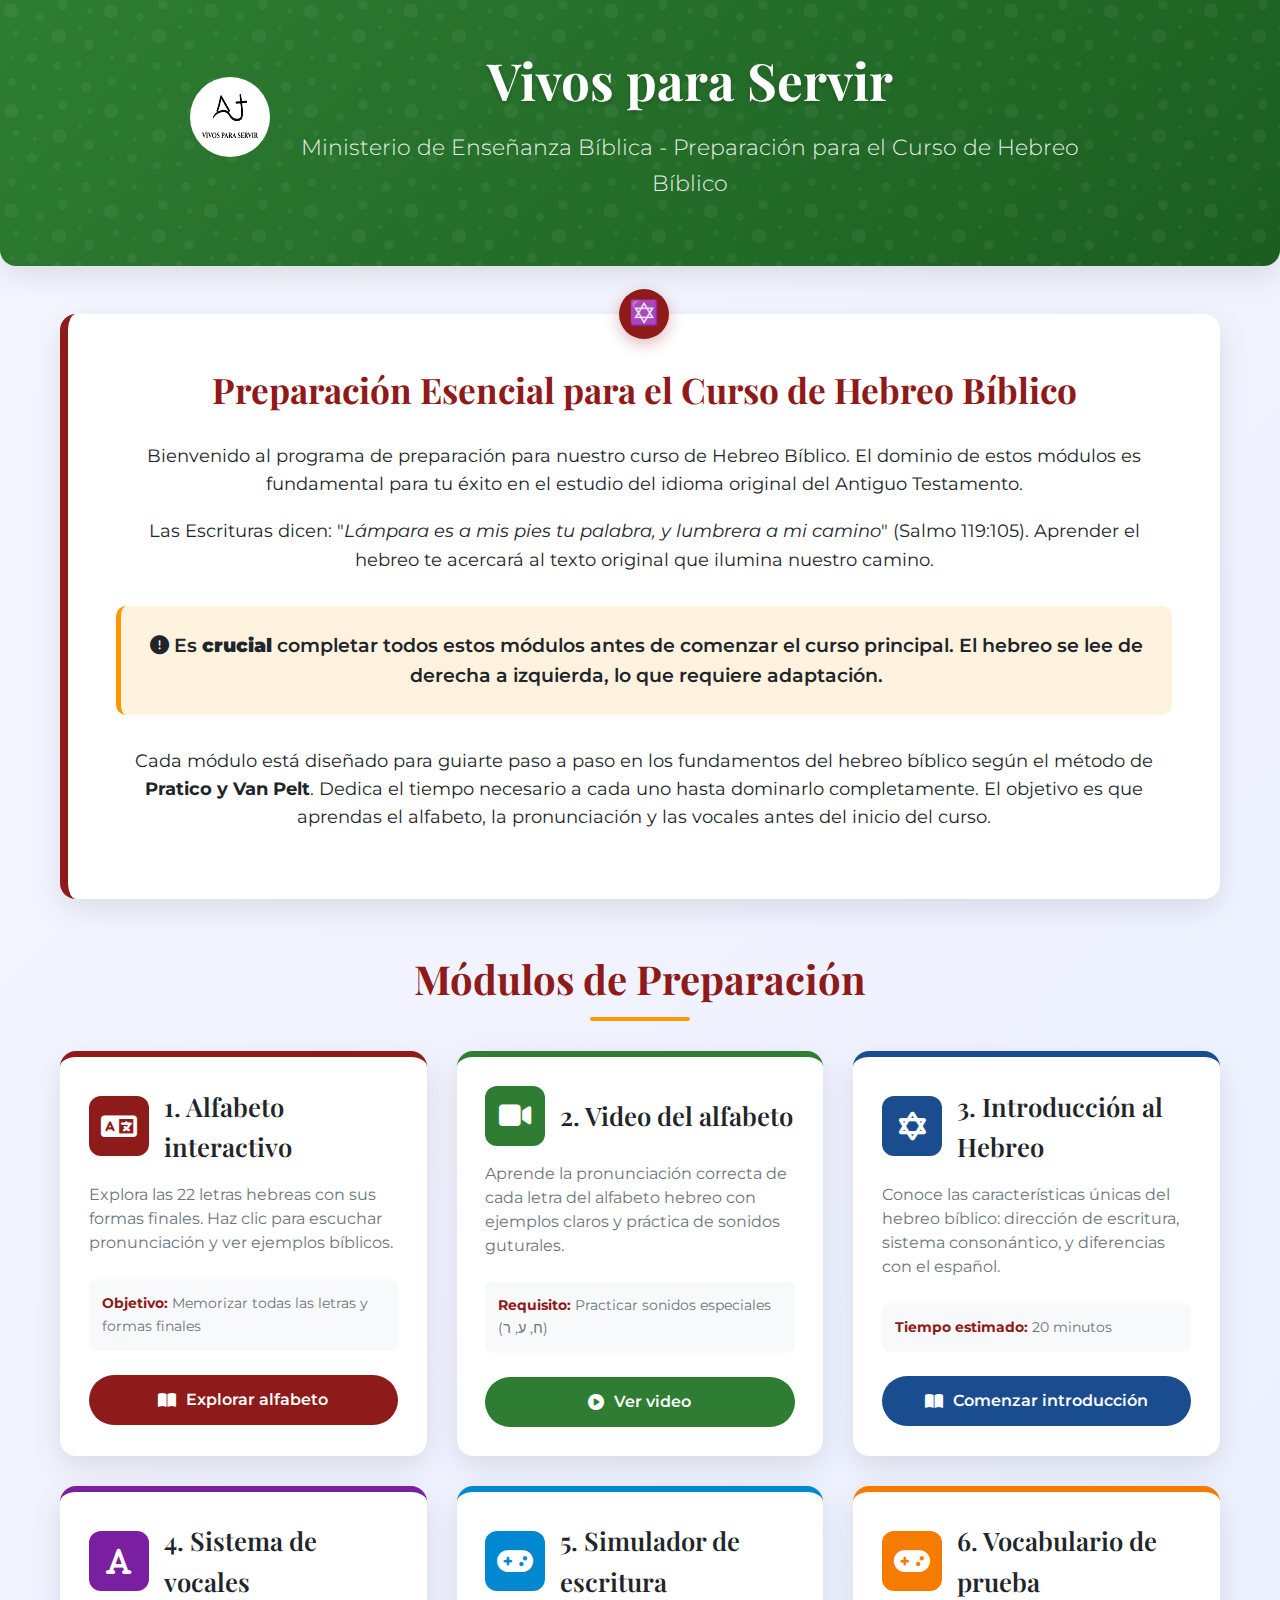
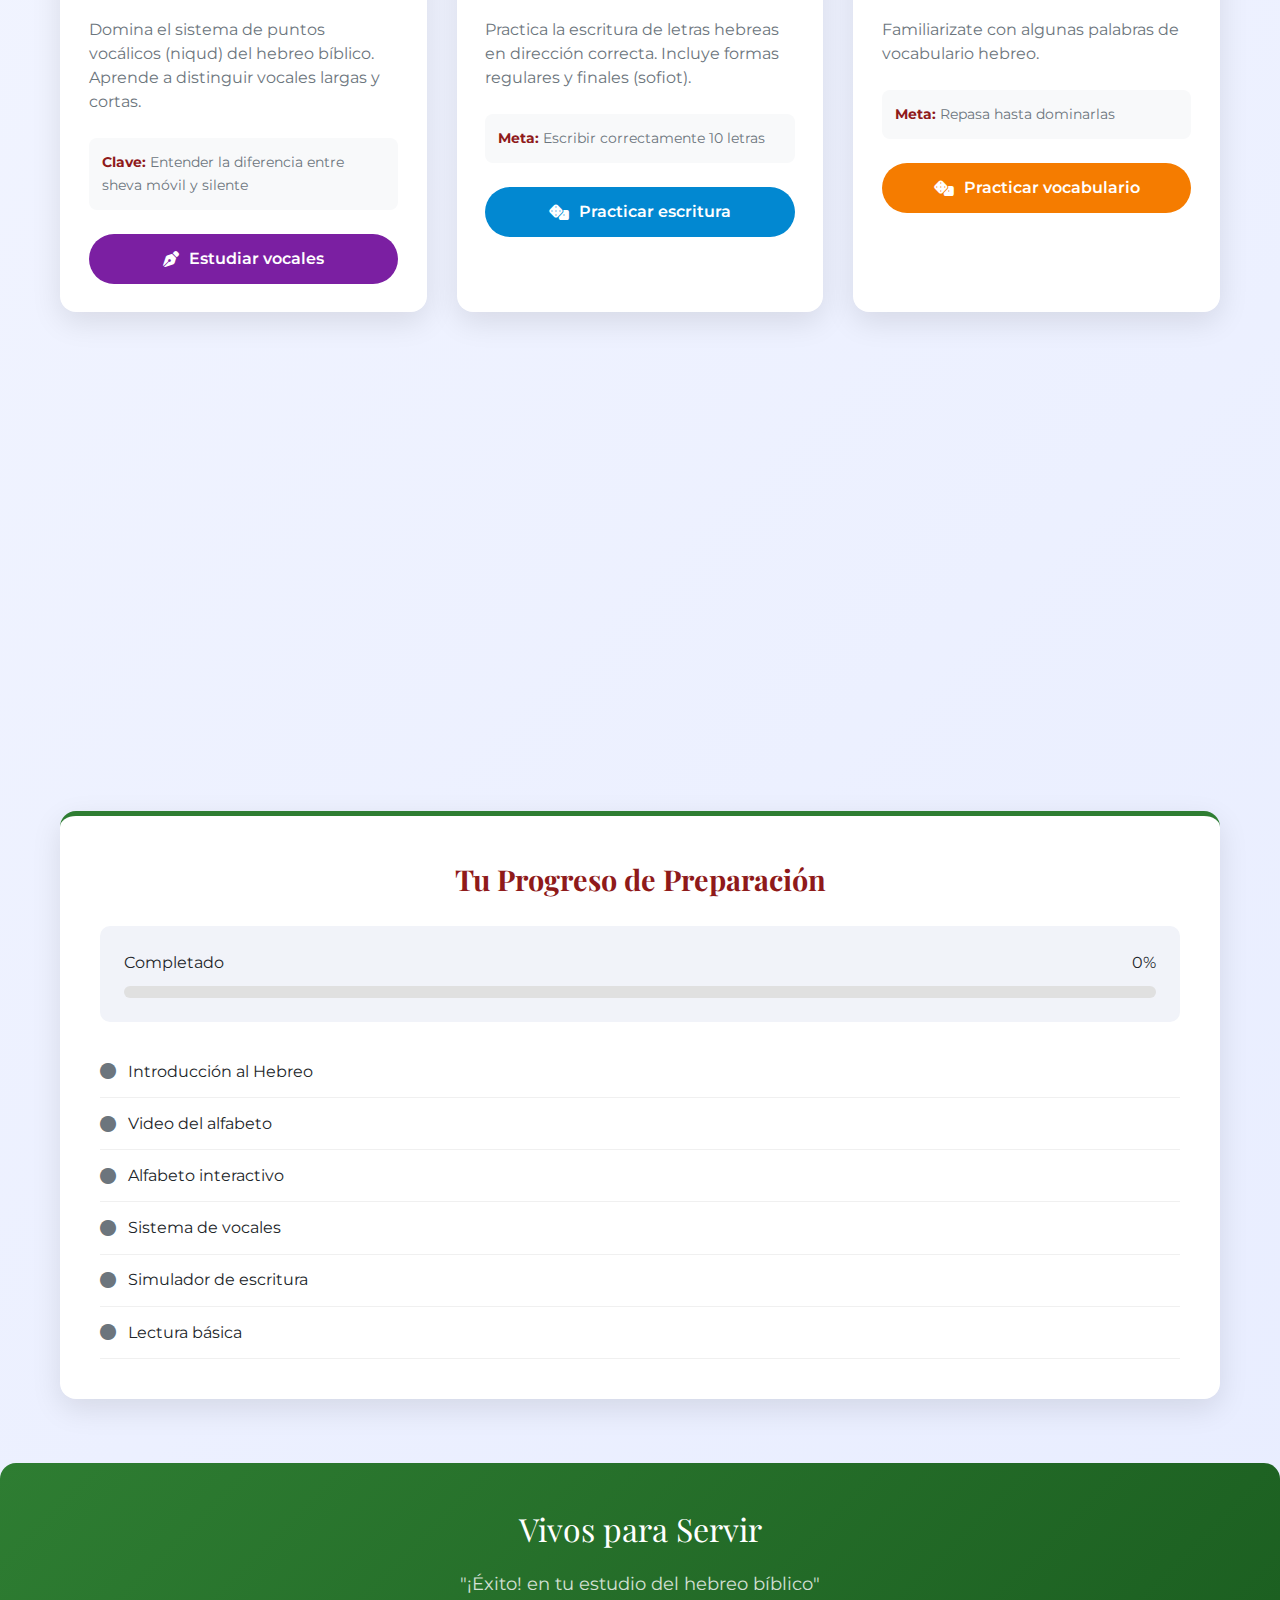
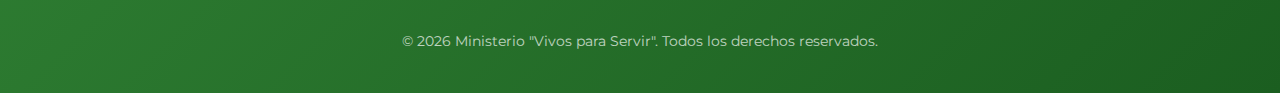
<file: index.html>
<!DOCTYPE html>
<html lang="es">
<head>
    <meta charset="UTF-8">
    <meta name="viewport" content="width=device-width, initial-scale=1.0">
    <title>Vivos para Servir - Preparación Hebreo Bíblico</title>
    <link rel="stylesheet" href="https://cdnjs.cloudflare.com/ajax/libs/font-awesome/6.4.0/css/all.min.css">
    <link rel="preconnect" href="https://fonts.googleapis.com">
    <link rel="preconnect" href="https://fonts.gstatic.com" crossorigin>
    <link href="https://fonts.googleapis.com/css2?family=Montserrat:wght@300;400;500;600;700;800&family=Playfair+Display:wght@400;500;600;700&display=swap" rel="stylesheet">
    <style>
        :root {
            --primary: #1a4d8f;
            --secondary: #2e7d32;
            --accent: #ff9800;
            --light: #f8f9fa;
            --dark: #212529;
            --gray: #6c757d;
            --light-blue: #e3f2fd;
            --light-green: #e8f5e9;
            --light-orange: #fff3e0;
            --shadow: 0 10px 30px rgba(0, 0, 0, 0.1);
            --transition: all 0.3s ease;
            --border-radius: 16px;
        }

        * {
            margin: 0;
            padding: 0;
            box-sizing: border-box;
        }

        body {
            font-family: 'Montserrat', sans-serif;
            color: var(--dark);
            line-height: 1.6;
            background: linear-gradient(135deg, #f5f7ff 0%, #e8edff 100%);
            min-height: 100vh;
            overflow-x: hidden;
        }

        .container {
            max-width: 1200px;
            margin: 0 auto;
            padding: 0 20px;
        }

        /* Header y logo */
        .header {
            background: linear-gradient(135deg, #2e7d32, #1b5e20);
            color: white;
            padding: 2.5rem 0;
            border-radius: 0 0 var(--border-radius) var(--border-radius);
            margin-bottom: 3rem;
            box-shadow: var(--shadow);
            position: relative;
            overflow: hidden;
        }

        .header::before {
            content: "";
            position: absolute;
            top: 0;
            left: 0;
            width: 100%;
            height: 100%;
            background: url("data:image/svg+xml,%3Csvg width='100' height='100' viewBox='0 0 100 100' xmlns='http://www.w3.org/2000/svg'%3E%3Cpath d='M11 18c3.866 0 7-3.134 7-7s-3.134-7-7-7-7 3.134-7 7 3.134 7 7 7zm48 25c3.866 0 7-3.134 7-7s-3.134-7-7-7-7 3.134-7 7 3.134 7 7 7zm-43-7c1.657 0 3-1.343 3-3s-1.343-3-3-3-3 1.343-3 3 1.343 3 3 3zm63 31c1.657 0 3-1.343 3-3s-1.343-3-3-3-3 1.343-3 3 1.343 3 3 3zM34 90c1.657 0 3-1.343 3-3s-1.343-3-3-3-3 1.343-3 3 1.343 3 3 3zm56-76c1.657 0 3-1.343 3-3s-1.343-3-3-3-3 1.343-3 3 1.343 3 3 3zM12 86c2.21 0 4-1.79 4-4s-1.79-4-4-4-4 1.79-4 4 1.79 4 4 4zm28-65c2.21 0 4-1.79 4-4s-1.79-4-4-4-4 1.79-4 4 1.79 4 4 4zm23-11c2.76 0 5-2.24 5-5s-2.24-5-5-5-5 2.24-5 5 2.24 5 5 5zm-6 60c2.21 0 4-1.79 4-4s-1.79-4-4-4-4 1.79-4 4 1.79 4 4 4zm29 22c2.76 0 5-2.24 5-5s-2.24-5-5-5-5 2.24-5 5 2.24 5 5 5zM32 63c2.76 0 5-2.24 5-5s-2.24-5-5-5-5 2.24-5 5 2.24 5 5 5zm57-13c2.76 0 5-2.24 5-5s-2.24-5-5-5-5 2.24-5 5 2.24 5 5 5zm-9-21c1.105 0 2-.895 2-2s-.895-2-2-2-2 .895-2 2 .895 2 2 2zM60 91c1.105 0 2-.895 2-2s-.895-2-2-2-2 .895-2 2 .895 2 2 2zM35 41c1.105 0 2-.895 2-2s-.895-2-2-2-2 .895-2 2 .895 2 2 2zM12 60c1.105 0 2-.895 2-2s-.895-2-2-2-2 .895-2 2 .895 2 2 2z' fill='%23ffffff' fill-opacity='0.05' fill-rule='evenodd'/%3E%3C/svg%3E");
        }

        .logo-container {
            display: flex;
            align-items: center;
            justify-content: center;
            gap: 20px;
            margin-bottom: 1.5rem;
        }

        .logo-icon {
            font-size: 3.5rem;
            color: var(--accent);
            text-shadow: 0 0 15px rgba(255, 152, 0, 0.4);
        }

        .logo_img {
            width: 70px;
            height: 70px;
        }
        .logo {
            width: 5rem;
            height: 5rem;
            border-radius: 100%;
        }
        

        .header h1 {
            font-family: 'Playfair Display', serif;
            font-size: 3.2rem;
            font-weight: 700;
            text-align: center;
            margin-bottom: 0.5rem;
            text-shadow: 0 2px 4px rgba(0, 0, 0, 0.2);
        }

        .header-subtitle {
            font-size: 1.4rem;
            text-align: center;
            opacity: 0.9;
            max-width: 800px;
            margin: 0 auto;
            font-weight: 300;
        }

        /* Sección de introducción */
        .intro-section {
            background-color: white;
            border-radius: var(--border-radius);
            padding: 3rem;
            margin-bottom: 3rem;
            box-shadow: var(--shadow);
            border-left: 8px solid #8f1a1a;
            position: relative;
        }

        .intro-section::before {
            content: "✡️";
            position: absolute;
            top: -25px;
            left: 50%;
            transform: translateX(-50%);
            background-color: #8f1a1a;
            color: white;
            width: 50px;
            height: 50px;
            border-radius: 50%;
            display: flex;
            align-items: center;
            justify-content: center;
            font-size: 1.5rem;
            box-shadow: 0 5px 15px rgba(143, 26, 26, 0.3);
        }

        .intro-section h2 {
            font-family: 'Playfair Display', serif;
            font-size: 2.2rem;
            color: #8f1a1a;
            margin-bottom: 1.5rem;
            text-align: center;
        }

        .intro-section p {
            font-size: 1.1rem;
            margin-bottom: 1.2rem;
            text-align: center;
            color: var(--dark);
        }

        .highlight-box {
            background-color: #fff3e0;
            border-left: 5px solid #ff9800;
            padding: 1.5rem;
            border-radius: 10px;
            margin: 2rem 0;
            text-align: center;
            font-weight: 600;
            font-size: 1.2rem;
            color: var(--dark);
        }

        /* Grid de módulos */
        .modules-section {
            margin-bottom: 4rem;
        }

        .modules-section h2 {
            font-family: 'Playfair Display', serif;
            font-size: 2.5rem;
            color: #8f1a1a;
            text-align: center;
            margin-bottom: 2.5rem;
            position: relative;
        }

        .modules-section h2::after {
            content: "";
            position: absolute;
            bottom: -10px;
            left: 50%;
            transform: translateX(-50%);
            width: 100px;
            height: 4px;
            background-color: #ff9800;
            border-radius: 2px;
        }

        .modules-grid {
            display: grid;
            grid-template-columns: repeat(auto-fill, minmax(350px, 1fr));
            gap: 30px;
        }

        .module-card {
            background-color: white;
            border-radius: var(--border-radius);
            overflow: hidden;
            box-shadow: var(--shadow);
            transition: var(--transition);
            height: 100%;
            display: flex;
            flex-direction: column;
            border-top: 6px solid;
        }

        .module-card:hover {
            transform: translateY(-15px);
            box-shadow: 0 20px 40px rgba(0, 0, 0, 0.15);
        }

        .module-card:nth-child(1) { border-color: #8f1a1a; }
        .module-card:nth-child(2) { border-color: #2e7d32; }
        .module-card:nth-child(3) { border-color: #1a4d8f; }
        .module-card:nth-child(4) { border-color: #7b1fa2; }
        .module-card:nth-child(5) { border-color: #0288d1; }
        .module-card:nth-child(6) { border-color: #f57c00; }

        .module-header {
            padding: 1.8rem 1.8rem 1rem;
            display: flex;
            align-items: center;
            gap: 15px;
        }

        .module-icon {
            width: 60px;
            height: 60px;
            border-radius: 12px;
            display: flex;
            align-items: center;
            justify-content: center;
            font-size: 1.8rem;
            color: white;
            flex-shrink: 0;
        }

        .module-card:nth-child(1) .module-icon { background-color: #8f1a1a; }
        .module-card:nth-child(2) .module-icon { background-color: #2e7d32; }
        .module-card:nth-child(3) .module-icon { background-color: #1a4d8f; }
        .module-card:nth-child(4) .module-icon { background-color: #7b1fa2; }
        .module-card:nth-child(5) .module-icon { background-color: #0288d1; }
        .module-card:nth-child(6) .module-icon { background-color: #f57c00; }

        .module-title {
            font-family: 'Playfair Display', serif;
            font-size: 1.6rem;
            font-weight: 600;
            color: var(--dark);
        }

        .module-content {
            padding: 0 1.8rem 1.8rem;
            flex-grow: 1;
        }

        .module-description {
            color: var(--gray);
            margin-bottom: 1.5rem;
            line-height: 1.5;
        }

        .module-requirements {
            background-color: #f8f9fa;
            padding: 0.8rem;
            border-radius: 8px;
            font-size: 0.9rem;
            color: var(--gray);
            margin-bottom: 1.5rem;
        }

        .module-requirements strong {
            color: #8f1a1a;
        }

        .module-link {
            display: inline-flex;
            align-items: center;
            justify-content: center;
            gap: 10px;
            background-color: #8f1a1a;
            color: white;
            padding: 12px 24px;
            border-radius: 50px;
            text-decoration: none;
            font-weight: 600;
            transition: var(--transition);
            width: 100%;
            text-align: center;
            margin-top: auto;
        }

        .module-link:hover {
            background-color: #6b1313;
            transform: translateY(-3px);
            box-shadow: 0 8px 15px rgba(143, 26, 26, 0.3);
        }

        .module-card:nth-child(1) .module-link { background-color: #8f1a1a; }
        .module-card:nth-child(2) .module-link { background-color: #2e7d32; }
        .module-card:nth-child(3) .module-link { background-color: #1a4d8f; }
        .module-card:nth-child(4) .module-link { background-color: #7b1fa2; }
        .module-card:nth-child(5) .module-link { background-color: #0288d1; }
        .module-card:nth-child(6) .module-link { background-color: #f57c00; }

        /* Sección de progreso */
        .progress-section {
            background-color: white;
            border-radius: var(--border-radius);
            padding: 2.5rem;
            margin-bottom: 3rem;
            box-shadow: var(--shadow);
            border-top: 5px solid #2e7d32;
        }

        .progress-section h3 {
            font-family: 'Playfair Display', serif;
            font-size: 1.8rem;
            color: #8f1a1a;
            margin-bottom: 1.5rem;
            text-align: center;
        }

        .progress-container {
            background-color: #f1f3f9;
            border-radius: 10px;
            padding: 1.5rem;
            margin-bottom: 1.5rem;
        }

        .progress-header {
            display: flex;
            justify-content: space-between;
            margin-bottom: 10px;
        }

        .progress-bar {
            height: 12px;
            background-color: #e0e0e0;
            border-radius: 6px;
            overflow: hidden;
        }

        .progress-fill {
            height: 100%;
            background: linear-gradient(to right, #8f1a1a, #2e7d32);
            border-radius: 6px;
            width: 0%;
            transition: width 1s ease;
        }

        .checklist {
            list-style: none;
            padding-left: 0;
        }

        .checklist li {
            padding: 0.8rem 0;
            border-bottom: 1px solid #f0f0f0;
            display: flex;
            align-items: center;
            gap: 12px;
        }

        .checklist li i {
            color: var(--gray);
        }

        .checklist li.completed i {
            color: #2e7d32;
        }

        /* Footer */
        .footer {
            background: linear-gradient(135deg, #2e7d32, #1b5e20);
            color: white;
            padding: 2.5rem 0;
            border-radius: var(--border-radius) var(--border-radius) 0 0;
            text-align: center;
            margin-top: 4rem;
        }

        .footer-logo {
            font-family: 'Playfair Display', serif;
            font-size: 2rem;
            margin-bottom: 1rem;
        }

        .footer-subtitle {
            opacity: 0.8;
            margin-bottom: 1.5rem;
            font-size: 1.1rem;
        }

        .social-icons {
            display: flex;
            justify-content: center;
            gap: 20px;
            margin-top: 1.5rem;
        }

        .social-icons a {
            display: inline-flex;
            align-items: center;
            justify-content: center;
            width: 45px;
            height: 45px;
            background-color: rgba(255, 255, 255, 0.1);
            border-radius: 50%;
            color: white;
            font-size: 1.2rem;
            transition: var(--transition);
        }

        .social-icons a:hover {
            background-color: var(--accent);
            transform: translateY(-5px);
        }

        /* Responsive */
        @media (max-width: 992px) {
            .modules-grid {
                grid-template-columns: repeat(auto-fill, minmax(300px, 1fr));
            }
        }

        @media (max-width: 768px) {
            .header h1 {
                font-size: 2.5rem;
            }
            
            .header-subtitle {
                font-size: 1.1rem;
            }
            
            .intro-section {
                padding: 2rem;
            }
            
            .intro-section h2 {
                font-size: 1.8rem;
            }
            
            .modules-section h2 {
                font-size: 2rem;
            }
            
            .modules-grid {
                grid-template-columns: 1fr;
            }
            
            .module-card {
                max-width: 100%;
            }
        }

        @media (max-width: 480px) {
            .header {
                padding: 2rem 0;
            }
            
            .header h1 {
                font-size: 2rem;
            }
            
            .logo-container {
                flex-direction: column;
                gap: 10px;
            }
            
            .module-header {
                flex-direction: column;
                text-align: center;
                gap: 10px;
            }
            
            .module-title {
                font-size: 1.4rem;
            }
        }
    </style>
</head>
<body>
    <!-- Header con logo y título -->
    <header class="header">
        <div class="container">
            <div class="logo-container">
                <div >
                    <img src="mas logos.jpeg" class="logo" alt="">
                </div>
                <div>
                    <h1>Vivos para Servir</h1>
                    <p class="header-subtitle">Ministerio de Enseñanza Bíblica - Preparación para el Curso de Hebreo Bíblico</p>
                </div>
            </div>
        </div>
    </header>

    <main class="container">
        <!-- Sección de introducción -->
        <section class="intro-section">
            <h2>Preparación Esencial para el Curso de Hebreo Bíblico</h2>
            <p>Bienvenido al programa de preparación para nuestro curso de Hebreo Bíblico. El dominio de estos módulos es fundamental para tu éxito en el estudio del idioma original del Antiguo Testamento.</p>
            <p>Las Escrituras dicen: "<i>Lámpara es a mis pies tu palabra, y lumbrera a mi camino</i>" (Salmo 119:105). Aprender el hebreo te acercará al texto original que ilumina nuestro camino.</p>
            
            <div class="highlight-box">
                <i class="fas fa-exclamation-circle"></i> Es <strong>crucial</strong> completar todos estos módulos antes de comenzar el curso principal. El hebreo se lee de derecha a izquierda, lo que requiere adaptación. 
            </div>
            
            <p>Cada módulo está diseñado para guiarte paso a paso en los fundamentos del hebreo bíblico según el método de <strong>Pratico y Van Pelt</strong>. Dedica el tiempo necesario a cada uno hasta dominarlo completamente.
                El objetivo es que aprendas el alfabeto, la pronunciación y las vocales antes del inicio del curso.
            </p>
        </section>

        <!-- Sección de módulos -->
        <section class="modules-section">
            <h2>Módulos de Preparación</h2>
            
            <div class="modules-grid">
                <!-- Módulo 1: Introducción al Hebreo -->
                  <div class="module-card">
                    <div class="module-header">
                        <div class="module-icon">
                            <i class="fas fa-language"></i>
                        </div>
                        <h3 class="module-title">1. Alfabeto interactivo</h3>
                    </div>
                    <div class="module-content">
                        <p class="module-description">Explora las 22 letras hebreas con sus formas finales. Haz clic para escuchar pronunciación y ver ejemplos bíblicos.</p>
                        <div class="module-requirements">
                            <strong>Objetivo:</strong> Memorizar todas las letras y formas finales
                        </div>
                        <a href="alfabeto-hebreo.html" class="module-link">
                            <i class="fas fa-book-open"></i> Explorar alfabeto
                        </a>
                    </div>
                </div>

               

                <!-- Módulo 2: Video del alfabeto hebreo -->
                <div class="module-card">
                    <div class="module-header">
                        <div class="module-icon">
                            <i class="fas fa-video"></i>
                        </div>
                        <h3 class="module-title">2. Video del alfabeto</h3>
                    </div>
                    <div class="module-content">
                        <p class="module-description">Aprende la pronunciación correcta de cada letra del alfabeto hebreo con ejemplos claros y práctica de sonidos guturales.</p>
                        <div class="module-requirements">
                            <strong>Requisito:</strong> Practicar sonidos especiales (ח, ע, ר)
                        </div>
                        <a href="https://drive.google.com/file/d/1tpa2_B2u2LjSOJxIPfxfx9T0E7wAavEB/view?usp=sharing" class="module-link" onclick="markModuleComplete('video')">
                            <i class="fas fa-play-circle"></i> Ver video
                        </a>
                    </div>
                </div>

                <!-- Módulo 3: Alfabeto interactivo -->
                  <div class="module-card">
                    <div class="module-header">
                        <div class="module-icon">
                            <i class="fas fa-star-of-david"></i>
                        </div>
                        <h3 class="module-title">3. Introducción al Hebreo</h3>
                    </div>
                    <div class="module-content">
                        <p class="module-description">Conoce las características únicas del hebreo bíblico: dirección de escritura, sistema consonántico, y diferencias con el español.</p>
                        <div class="module-requirements">
                            <strong>Tiempo estimado:</strong> 20 minutos
                        </div>
                        <a href="introAlHebreo.html" class="module-link" onclick="markModuleComplete('introduccion')">
                            <i class="fas fa-book-open"></i> Comenzar introducción
                        </a>
                    </div>
                </div>
               
                <!-- Módulo 4: Vocales (Niqud) -->
                <div class="module-card">
                    <div class="module-header">
                        <div class="module-icon">
                            <i class="fas fa-font"></i>
                        </div>
                        <h3 class="module-title">4. Sistema de vocales</h3>
                    </div>
                    <div class="module-content">
                        <p class="module-description">Domina el sistema de puntos vocálicos (niqud) del hebreo bíblico. Aprende a distinguir vocales largas y cortas.</p>
                        <div class="module-requirements">
                            <strong>Clave:</strong> Entender la diferencia entre sheva móvil y silente
                        </div>
                        <a href="https://drive.google.com/file/d/10-xA-RWatdr2vWp59Wr9qetbqAMcM3oi/view?usp=sharing" class="module-link" onclick="markModuleComplete('vocales')">
                            <i class="fas fa-pen-nib"></i> Estudiar vocales
                        </a>
                    </div>
                </div>

                <!-- Módulo 5: Simulador de escritura -->
                <div class="module-card">
                    <div class="module-header">
                        <div class="module-icon">
                            <i class="fas fa-gamepad"></i>
                        </div>
                        <h3 class="module-title">5. Simulador de escritura</h3>
                    </div>
                    <div class="module-content">
                        <p class="module-description">Practica la escritura de letras hebreas en dirección correcta. Incluye formas regulares y finales (sofiot).</p>
                        <div class="module-requirements">
                            <strong>Meta:</strong> Escribir correctamente 10 letras
                        </div>
                        <a href="simulador.html" class="module-link">
                            <i class="fas fa-dice"></i> Practicar escritura
                        </a>
                    </div>
                </div>

                 <!-- Módulo 6: Vocabulario -->
                <div class="module-card">
                    <div class="module-header">
                        <div class="module-icon">
                            <i class="fas fa-gamepad"></i>
                        </div>
                        <h3 class="module-title">6. Vocabulario de prueba</h3>
                    </div>
                    <div class="module-content">
                        <p class="module-description">Familiarizate con algunas palabras de vocabulario hebreo.</p>
                        <div class="module-requirements">
                            <strong>Meta:</strong> Repasa hasta dominarlas
                        </div>
                        <a href="vocabulario.html" class="module-link">
                            <i class="fas fa-dice"></i> Practicar vocabulario
                        </a>
                    </div>
                </div>

                <!-- Módulo 7: Lectura de palabras -->
                <div class="module-card">
                    <div class="module-header">
                        <div class="module-icon">
                            <i class="fas fa-desktop"></i>
                        </div>
                        <h3 class="module-title">7. Lectura básica</h3>
                    </div>
                    <div class="module-content">
                        <p class="module-description">Practica la lectura de palabras y frases hebreas simples en un entorno guiado. Comienza con palabras bíblicas comunes.</p>
                        <div class="module-requirements">
                            <strong>Evaluación:</strong> Leer 5 palabras con niqud correctamente
                        </div>
                        <a href="juego.html" class="module-link" onclick="markModuleComplete('lectura')">
                            <i class="fas fa-running"></i> Practicar lectura
                        </a>
                    </div>
                </div>
            </div>
        </section>

        <!-- Sección de progreso -->
        <section class="progress-section">
            <h3>Tu Progreso de Preparación</h3>
            
            <div class="progress-container">
                <div class="progress-header">
                    <span>Completado</span>
                    <span id="progressPercent">0%</span>
                </div>
                <div class="progress-bar">
                    <div class="progress-fill" id="progressFill"></div>
                </div>
            </div>
            
            <ul class="checklist" id="progressChecklist">
                <li data-module="introduccion">
                    <i class="fas fa-circle"></i>
                    <span>Introducción al Hebreo</span>
                </li>
                <li data-module="video">
                    <i class="fas fa-circle"></i>
                    <span>Video del alfabeto</span>
                </li>
                <li data-module="alfabeto">
                    <i class="fas fa-circle"></i>
                    <span>Alfabeto interactivo</span>
                </li>
                <li data-module="vocales">
                    <i class="fas fa-circle"></i>
                    <span>Sistema de vocales</span>
                </li>
                <li data-module="escritura">
                    <i class="fas fa-circle"></i>
                    <span>Simulador de escritura</span>
                </li>
                <li data-module="lectura">
                    <i class="fas fa-circle"></i>
                    <span>Lectura básica</span>
                </li>
            </ul>
        </section>
    </main>

    <!-- Footer -->
    <footer class="footer">
        <div class="container">
            <div class="footer-logo">Vivos para Servir</div>
            <p class="footer-subtitle">"¡Éxito! en tu estudio del hebreo bíblico"</p>
            
            
            <p style="margin-top: 2rem; font-size: 0.9rem; opacity: 0.7;">
                © 2026 Ministerio "Vivos para Servir". Todos los derechos reservados.
            </p>
        </div>
    </footer>

    <script>
        document.addEventListener('DOMContentLoaded', function() {
            // Simular progreso basado en localStorage
            const modules = ['introduccion', 'video', 'alfabeto', 'vocales', 'escritura', 'lectura'];
            const checklistItems = document.querySelectorAll('#progressChecklist li');
            const progressFill = document.getElementById('progressFill');
            const progressPercent = document.getElementById('progressPercent');
            
            // Cargar progreso guardado
            let completedCount = 0;
            
            modules.forEach((module, index) => {
                const isCompleted = localStorage.getItem(`hebreo_module_${module}_completed`) === 'true';
                
                if (isCompleted) {
                    checklistItems[index].classList.add('completed');
                    checklistItems[index].querySelector('i').className = 'fas fa-check-circle';
                    completedCount++;
                }
            });
            
            // Actualizar barra de progreso
            const progressPercentage = Math.round((completedCount / modules.length) * 100);
            progressFill.style.width = `${progressPercentage}%`;
            progressPercent.textContent = `${progressPercentage}%`;
            
            // Marcar módulo como completado al hacer clic en el enlace
            document.querySelectorAll('.module-link').forEach((link, index) => {
                if (link.getAttribute('href') !== 'alfabeto-hebreo.html' && link.getAttribute('href') !== 'simulador-hebreo.html') {
                    link.addEventListener('click', function(e) {
                        if (this.getAttribute('href').startsWith('#')) {
                            e.preventDefault();
                        }
                        const moduleName = modules[index];
                        
                        // Guardar en localStorage que el usuario ha accedido a este módulo
                        localStorage.setItem(`hebreo_module_${moduleName}_completed`, 'true');
                        
                        // Actualizar la lista
                        checklistItems[index].classList.add('completed');
                        checklistItems[index].querySelector('i').className = 'fas fa-check-circle';
                        
                        // Recalcular progreso
                        let newCompletedCount = 0;
                        modules.forEach((mod, idx) => {
                            if (localStorage.getItem(`hebreo_module_${mod}_completed`) === 'true') {
                                newCompletedCount++;
                            }
                        });
                        
                        const newProgressPercentage = Math.round((newCompletedCount / modules.length) * 100);
                        progressFill.style.width = `${newProgressPercentage}%`;
                        progressPercent.textContent = `${newProgressPercentage}%`;
                        
                        // Si todos están completos, mostrar mensaje
                        if (newCompletedCount === modules.length) {
                            setTimeout(() => {
                                alert('¡Felicidades! Has completado toda la preparación. Estás listo para el curso de hebreo bíblico.');
                            }, 500);
                        }
                    });
                }
            });
            
            // Efectos visuales para las tarjetas
            const moduleCards = document.querySelectorAll('.module-card');
            moduleCards.forEach((card, index) => {
                // Animación de aparición escalonada
                card.style.opacity = '0';
                card.style.transform = 'translateY(30px)';
                
                setTimeout(() => {
                    card.style.transition = 'opacity 0.8s ease, transform 0.8s ease';
                    card.style.opacity = '1';
                    card.style.transform = 'translateY(0)';
                }, index * 150);
                
                // Verificar si el módulo ya está completado
                const moduleName = modules[index];
                const isCompleted = localStorage.getItem(`hebreo_module_${moduleName}_completed`) === 'true';
                
                if (isCompleted) {
                    const icon = card.querySelector('.module-icon i');
                    icon.className = 'fas fa-check-circle';
                    
                    const link = card.querySelector('.module-link i');
                    link.className = 'fas fa-check-circle';
                    card.querySelector('.module-link').innerHTML = '<i class="fas fa-check-circle"></i> Completado';
                }
            });
        });

        function markModuleComplete(moduleName) {
            localStorage.setItem(`hebreo_module_${moduleName}_completed`, 'true');
            location.reload();
        }
    </script>
</body>
</html>
</file>
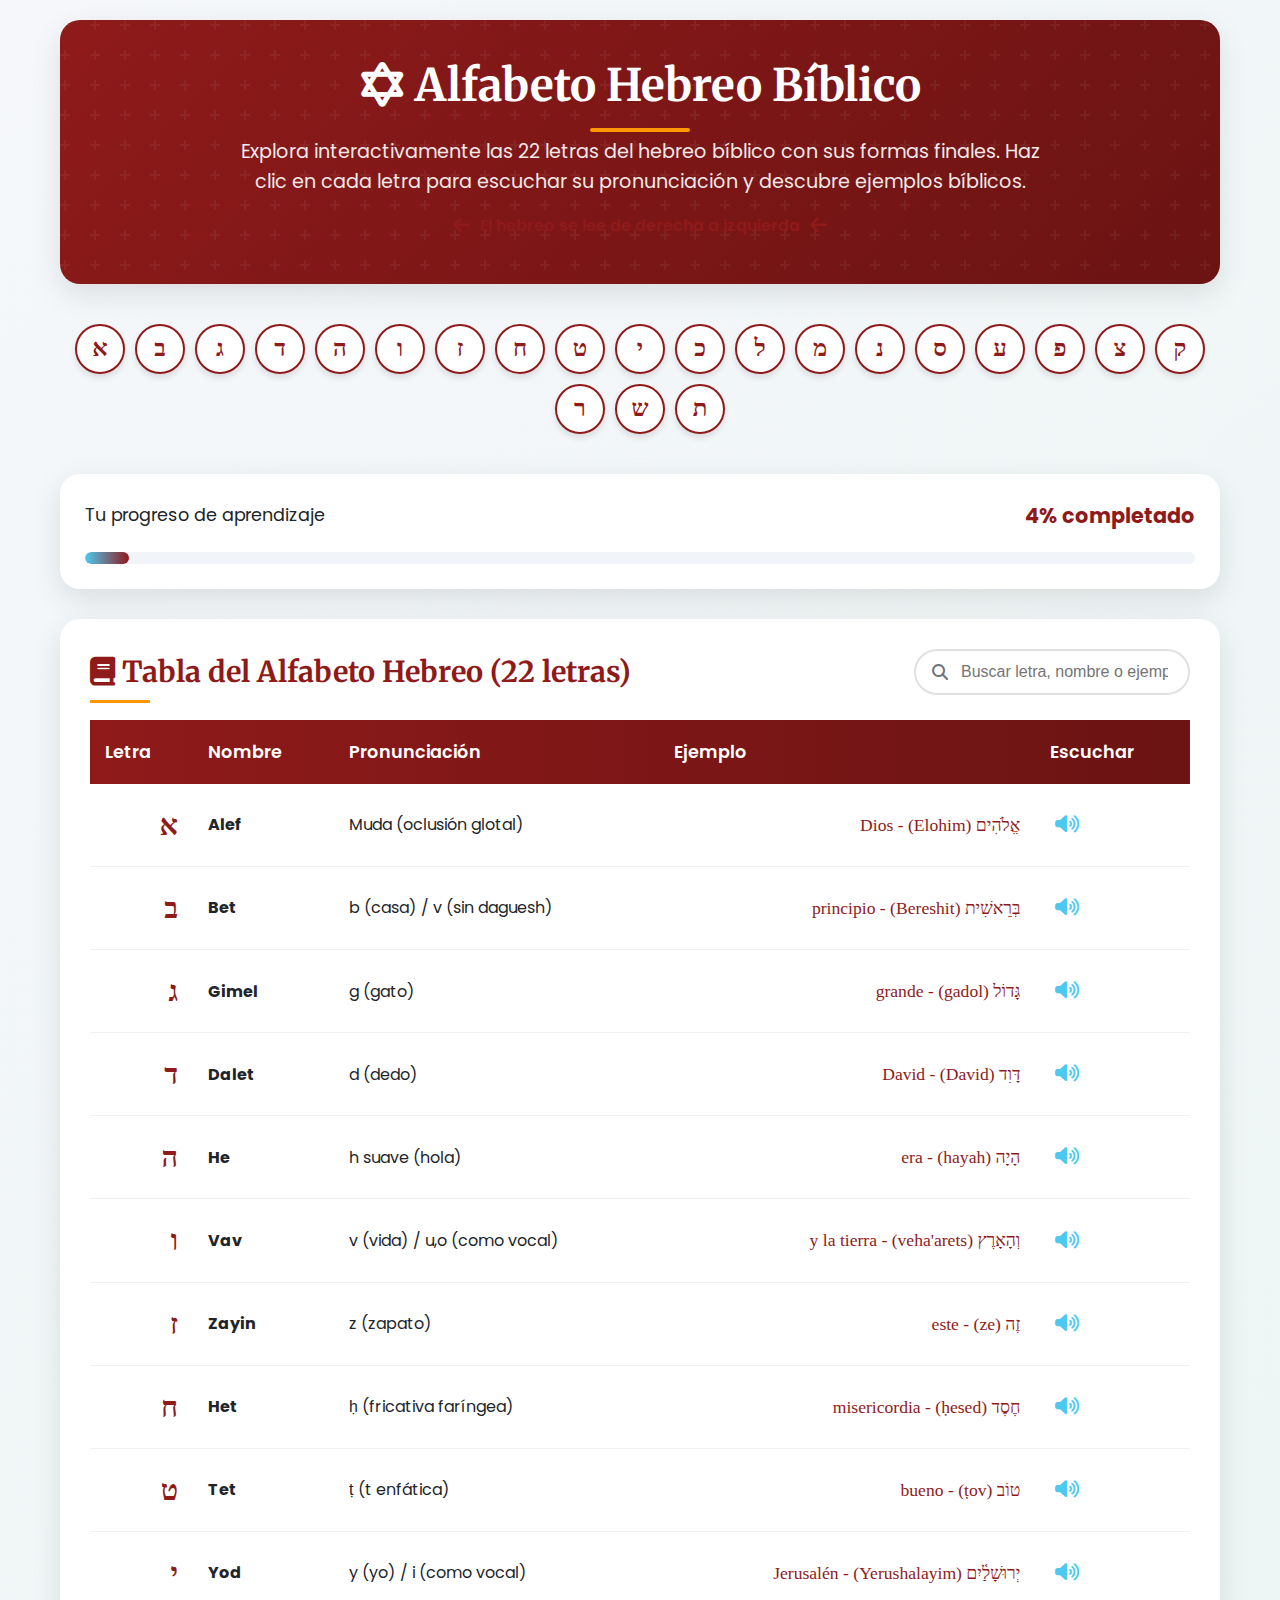
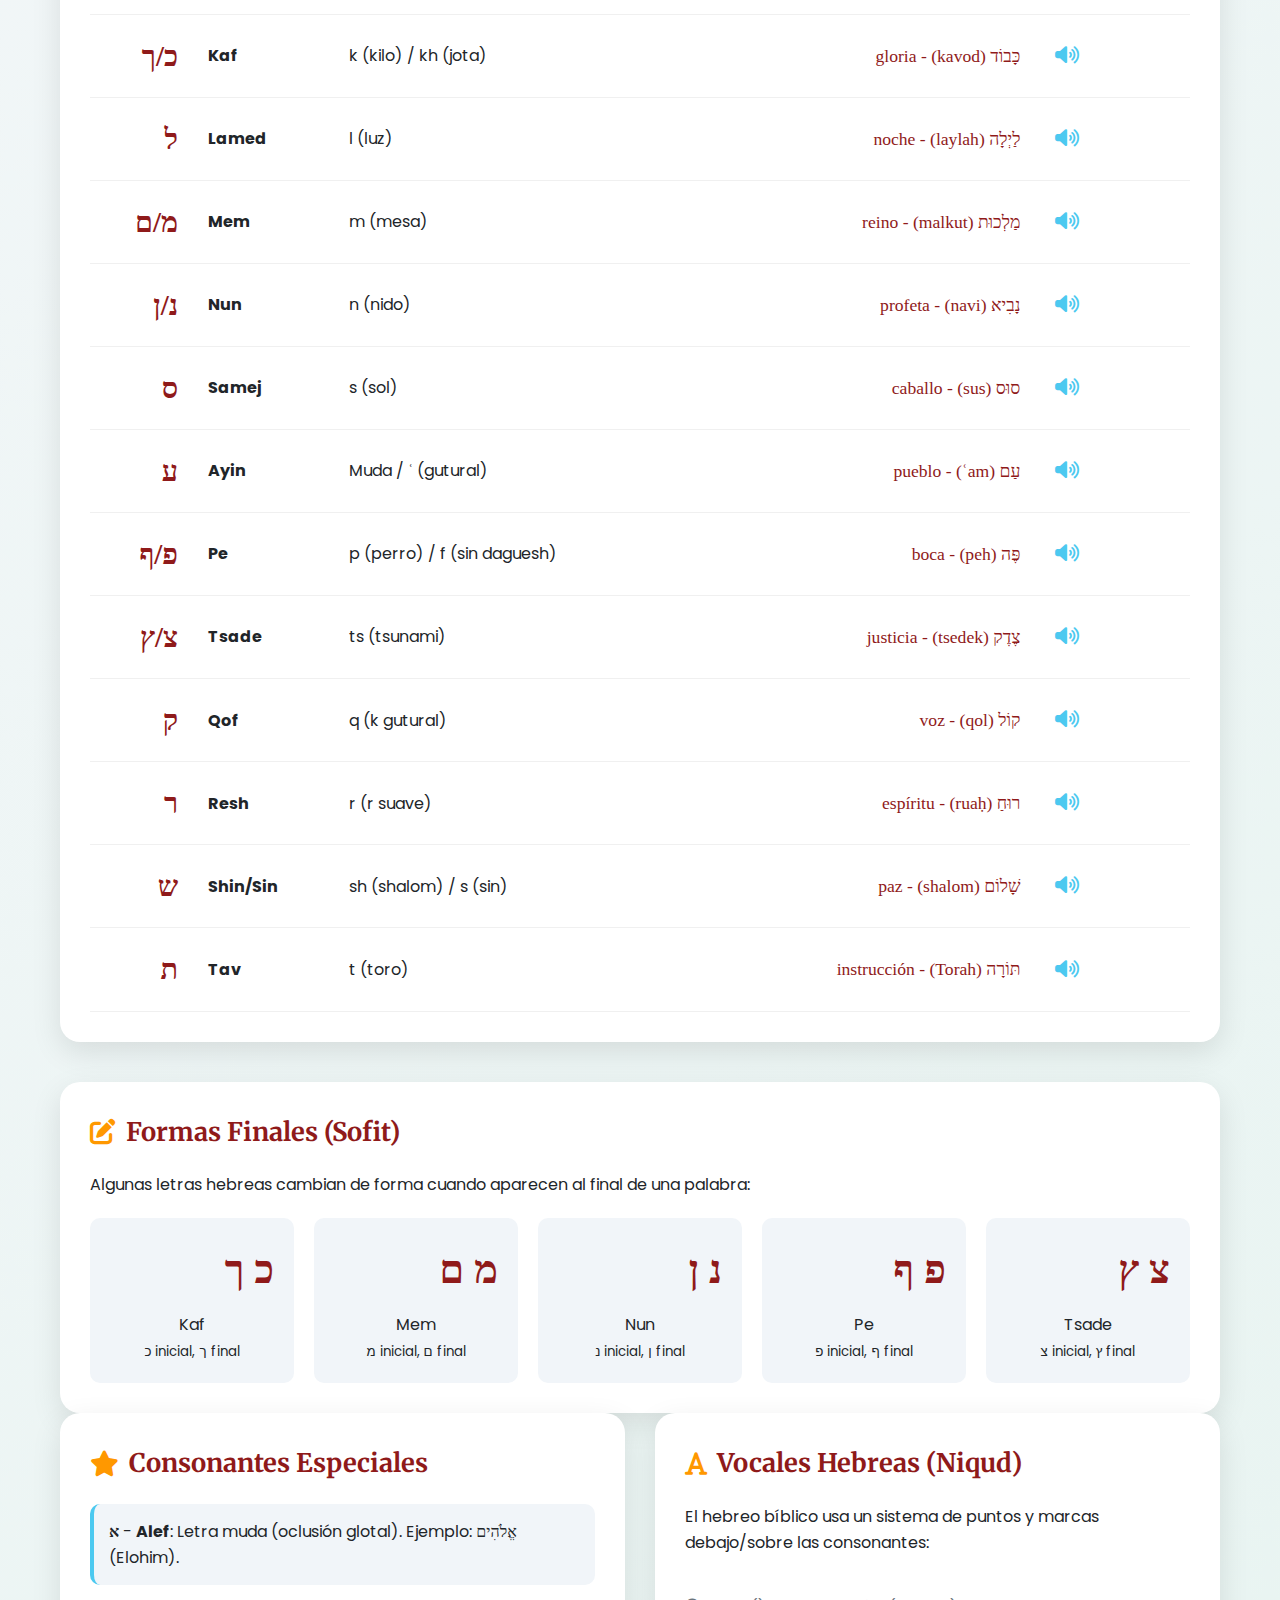
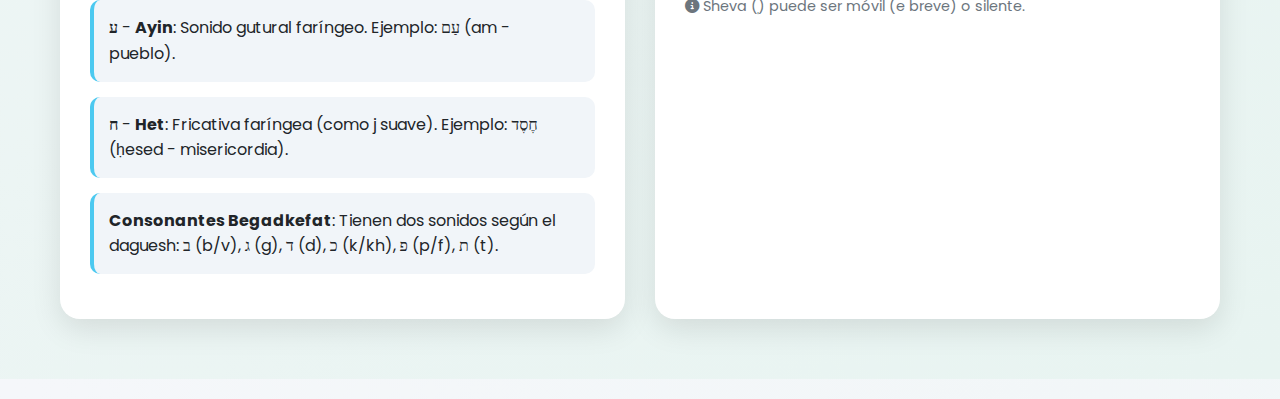
<file: alfabeto-hebreo.html>
<!DOCTYPE html>
<html lang="es">
<head>
    <meta charset="UTF-8">
    <meta name="viewport" content="width=device-width, initial-scale=1.0">
    <title>Alfabeto Hebreo Bíblico - Experiencia Interactiva</title>
    <link rel="stylesheet" href="https://cdnjs.cloudflare.com/ajax/libs/font-awesome/6.4.0/css/all.min.css">
    <link rel="preconnect" href="https://fonts.googleapis.com">
    <link rel="preconnect" href="https://fonts.gstatic.com" crossorigin>
    <link href="https://fonts.googleapis.com/css2?family=Poppins:wght@300;400;500;600;700&family=Merriweather:wght@400;700&display=swap" rel="stylesheet">
    <style>
        :root {
            --primary: #8f1a1a;
            --secondary: #2e7d32;
            --accent: #ff9800;
            --success: #4cc9f0;
            --light: #f8f9fa;
            --dark: #212529;
            --gray: #6c757d;
            --light-bg: #f1f5f9;
            --card-shadow: 0 10px 30px rgba(0, 0, 0, 0.1);
            --transition: all 0.3s ease;
        }

        * {
            margin: 0;
            padding: 0;
            box-sizing: border-box;
        }

        body {
            font-family: 'Poppins', sans-serif;
            color: var(--dark);
            line-height: 1.6;
            background: linear-gradient(135deg, #f5f7fa 0%, #e8f4f1 100%);
            min-height: 100vh;
            overflow-x: hidden;
            direction: ltr;
        }

        .lesson-content-container {
            max-width: 1200px;
            margin: 0 auto;
            padding: 20px;
            position: relative;
        }

        /* Header con animación */
        .lesson-header {
            text-align: center;
            margin-bottom: 40px;
            padding: 30px;
            background: linear-gradient(135deg, var(--primary), #6b1313);
            color: white;
            border-radius: 20px;
            box-shadow: var(--card-shadow);
            animation: fadeInDown 0.8s ease-out;
            overflow: hidden;
            position: relative;
        }

        .lesson-header::before {
            content: "";
            position: absolute;
            top: 0;
            left: 0;
            width: 100%;
            height: 100%;
            background: url("data:image/svg+xml,%3Csvg width='60' height='60' viewBox='0 0 60 60' xmlns='http://www.w3.org/2000/svg'%3E%3Cg fill='none' fill-rule='evenodd'%3E%3Cg fill='%23ffffff' fill-opacity='0.05'%3E%3Cpath d='M36 34v-4h-2v4h-4v2h4v4h2v-4h4v-2h-4zm0-30V0h-2v4h-4v2h4v4h2V6h4V4h-4zM6 34v-4H4v4H0v2h4v4h2v-4h4v-2H6zM6 4V0H4v4H0v2h4v4h2V6h4V4H6z'/%3E%3C/g%3E%3C/g%3E%3C/svg%3E");
        }

        .lesson-header h2 {
            font-family: 'Merriweather', serif;
            font-size: 2.8rem;
            margin-bottom: 15px;
            position: relative;
            display: inline-block;
        }

        .lesson-header h2::after {
            content: "";
            position: absolute;
            bottom: -10px;
            left: 50%;
            transform: translateX(-50%);
            width: 100px;
            height: 4px;
            background-color: var(--accent);
            border-radius: 2px;
        }

        .lesson-subtitle {
            font-size: 1.2rem;
            opacity: 0.9;
            max-width: 800px;
            margin: 0 auto;
        }

        /* Navegación interactiva */
        .alphabet-nav {
            display: flex;
            flex-wrap: wrap;
            justify-content: center;
            gap: 10px;
            margin-bottom: 40px;
            animation: fadeInUp 0.8s ease-out 0.2s both;
        }

        .letter-btn {
            width: 50px;
            height: 50px;
            display: flex;
            align-items: center;
            justify-content: center;
            background-color: white;
            border: 2px solid var(--primary);
            border-radius: 50%;
            font-family: 'Times New Roman', serif;
            font-size: 1.5rem;
            font-weight: bold;
            color: var(--primary);
            cursor: pointer;
            transition: var(--transition);
            box-shadow: 0 4px 6px rgba(0, 0, 0, 0.1);
        }

        .letter-btn:hover {
            transform: translateY(-5px);
            background-color: var(--primary);
            color: white;
            box-shadow: 0 8px 15px rgba(143, 26, 26, 0.3);
        }

        .letter-btn.active {
            background-color: var(--primary);
            color: white;
            transform: scale(1.1);
        }

        /* Tabla interactiva - Versión escritorio */
        .alphabet-table-container {
            background-color: white;
            border-radius: 20px;
            padding: 30px;
            margin-bottom: 40px;
            box-shadow: var(--card-shadow);
            animation: fadeIn 1s ease-out 0.4s both;
            overflow: hidden;
        }

        .table-header {
            display: flex;
            justify-content: space-between;
            align-items: center;
            margin-bottom: 25px;
            flex-wrap: wrap;
            gap: 15px;
        }

        .table-header h3 {
            font-family: 'Merriweather', serif;
            font-size: 1.8rem;
            color: var(--primary);
            position: relative;
        }

        .table-header h3::after {
            content: "";
            position: absolute;
            bottom: -8px;
            left: 0;
            width: 60px;
            height: 3px;
            background-color: var(--accent);
        }

        .search-box {
            position: relative;
        }

        .search-box input {
            padding: 12px 20px 12px 45px;
            border: 2px solid #e0e0e0;
            border-radius: 50px;
            font-size: 1rem;
            width: 100%;
            max-width: 300px;
            transition: var(--transition);
        }

        .search-box input:focus {
            outline: none;
            border-color: var(--primary);
            box-shadow: 0 0 0 3px rgba(143, 26, 26, 0.2);
        }

        .search-box i {
            position: absolute;
            left: 18px;
            top: 50%;
            transform: translateY(-50%);
            color: var(--gray);
        }

        .alphabet-table {
            width: 100%;
            border-collapse: separate;
            border-spacing: 0;
        }

        .alphabet-table thead {
            background: linear-gradient(to right, var(--primary), #6b1313);
            color: white;
            border-radius: 10px;
            overflow: hidden;
        }

        .alphabet-table th {
            padding: 18px 15px;
            text-align: left;
            font-weight: 600;
            font-size: 1.1rem;
        }

        .alphabet-table tbody tr {
            transition: var(--transition);
            border-bottom: 1px solid #f0f0f0;
        }

        .alphabet-table tbody tr:hover {
            background-color: rgba(143, 26, 26, 0.05);
            transform: translateX(5px);
        }

        .alphabet-table td {
            padding: 18px 15px;
            border-bottom: 1px solid #f0f0f0;
        }

        .letter-cell {
            font-family: 'Times New Roman', serif;
            font-size: 1.8rem;
            font-weight: bold;
            color: var(--primary);
            text-align: right;
            direction: rtl;
        }

        .example-cell {
            font-family: 'Times New Roman', serif;
            font-size: 1.1rem;
            color: var(--primary);
            direction: rtl;
            text-align: right;
        }

        .play-sound-btn {
            background-color: transparent;
            border: none;
            color: var(--success);
            font-size: 1.2rem;
            cursor: pointer;
            transition: var(--transition);
            padding: 5px;
            border-radius: 50%;
        }

        .play-sound-btn:hover {
            background-color: rgba(76, 201, 240, 0.1);
            transform: scale(1.2);
        }

        /* Paneles interactivos */
        .interactive-panels {
            display: grid;
            grid-template-columns: repeat(auto-fit, minmax(350px, 1fr));
            gap: 30px;
            margin-bottom: 40px;
        }

        .info-panel {
            background-color: white;
            border-radius: 20px;
            padding: 30px;
            box-shadow: var(--card-shadow);
            transition: var(--transition);
            animation: fadeInUp 0.8s ease-out 0.6s both;
            position: relative;
            overflow: hidden;
        }

        .info-panel:hover {
            transform: translateY(-10px);
        }

        .info-panel h3 {
            font-family: 'Merriweather', serif;
            font-size: 1.6rem;
            color: var(--primary);
            margin-bottom: 20px;
            display: flex;
            align-items: center;
            gap: 10px;
        }

        .info-panel h3 i {
            color: var(--accent);
        }

        .special-case-item {
            background-color: var(--light-bg);
            padding: 15px;
            border-radius: 10px;
            margin-bottom: 15px;
            border-left: 4px solid var(--success);
            transition: var(--transition);
        }

        .special-case-item:hover {
            background-color: rgba(76, 201, 240, 0.15);
            transform: translateX(5px);
        }

        .spirit-marks {
            display: flex;
            gap: 20px;
            margin-top: 20px;
            flex-wrap: wrap;
        }

        .spirit-mark {
            flex: 1;
            min-width: 150px;
            background-color: var(--light-bg);
            padding: 20px;
            border-radius: 10px;
            text-align: center;
            transition: var(--transition);
        }

        .spirit-mark:hover {
            background-color: rgba(143, 26, 26, 0.1);
            transform: translateY(-5px);
        }

        .spirit-mark strong {
            display: block;
            font-size: 2.5rem;
            margin-bottom: 10px;
            color: var(--primary);
        }

        /* Ejemplo bíblico con efecto de revelación */
        .bible-example {
            background: linear-gradient(135deg, var(--secondary), #1b5e20);
            color: white;
            border-radius: 20px;
            padding: 40px;
            margin-bottom: 40px;
            box-shadow: var(--card-shadow);
            animation: fadeIn 1s ease-out 0.8s both;
            position: relative;
            overflow: hidden;
            direction: rtl;
            text-align: right;
        }

        .bible-example::before {
            content: "";
            position: absolute;
            top: 0;
            left: 0;
            width: 100%;
            height: 100%;
            background: url("data:image/svg+xml,%3Csvg width='100' height='100' viewBox='0 0 100 100' xmlns='http://www.w3.org/2000/svg'%3E%3Cpath d='M11 18c3.866 0 7-3.134 7-7s-3.134-7-7-7-7 3.134-7 7 3.134 7 7 7zm48 25c3.866 0 7-3.134 7-7s-3.134-7-7-7-7 3.134-7 7 3.134 7 7 7zm-43-7c1.657 0 3-1.343 3-3s-1.343-3-3-3-3 1.343-3 3 1.343 3 3 3zm63 31c1.657 0 3-1.343 3-3s-1.343-3-3-3-3 1.343-3 3 1.343 3 3 3zM34 90c1.657 0 3-1.343 3-3s-1.343-3-3-3-3 1.343-3 3 1.343 3 3 3zm56-76c1.657 0 3-1.343 3-3s-1.343-3-3-3-3 1.343-3 3 1.343 3 3 3zM12 86c2.21 0 4-1.79 4-4s-1.79-4-4-4-4 1.79-4 4 1.79 4 4 4zm28-65c2.21 0 4-1.79 4-4s-1.79-4-4-4-4 1.79-4 4 1.79 4 4 4zm23-11c2.76 0 5-2.24 5-5s-2.24-5-5-5-5 2.24-5 5 2.24 5 5 5zm-6 60c2.21 0 4-1.79 4-4s-1.79-4-4-4-4 1.79-4 4 1.79 4 4 4zm29 22c2.76 0 5-2.24 5-5s-2.24-5-5-5-5 2.24-5 5 2.24 5 5 5zM32 63c2.76 0 5-2.24 5-5s-2.24-5-5-5-5 2.24-5 5 2.24 5 5 5zm57-13c2.76 0 5-2.24 5-5s-2.24-5-5-5-5 2.24-5 5 2.24 5 5 5zm-9-21c1.105 0 2-.895 2-2s-.895-2-2-2-2 .895-2 2 .895 2 2 2zM60 91c1.105 0 2-.895 2-2s-.895-2-2-2-2 .895-2 2 .895 2 2 2zM35 41c1.105 0 2-.895 2-2s-.895-2-2-2-2 .895-2 2 .895 2 2 2zM12 60c1.105 0 2-.895 2-2s-.895-2-2-2-2 .895-2 2 .895 2 2 2z' fill='%23ffffff' fill-opacity='0.05' fill-rule='evenodd'/%3E%3C/svg%3E");
        }

        .bible-example h3 {
            font-family: 'Merriweather', serif;
            font-size: 1.8rem;
            margin-bottom: 25px;
            position: relative;
            display: inline-block;
            text-align: right;
            direction: rtl;
        }

        .bible-example h3::after {
            content: "";
            position: absolute;
            bottom: -10px;
            right: 0;
            width: 80px;
            height: 3px;
            background-color: var(--accent);
        }

        .hebrew-text {
            font-family: 'Times New Roman', serif;
            font-size: 2rem;
            margin: 25px 0;
            line-height: 1.8;
            color: white;
            text-shadow: 0 2px 4px rgba(0, 0, 0, 0.2);
            position: relative;
            padding: 20px;
            background: rgba(255, 255, 255, 0.1);
            border-radius: 15px;
            border-right: 5px solid var(--accent);
            text-align: right;
            direction: rtl;
        }

        .hebrew-word {
            cursor: pointer;
            position: relative;
            padding: 2px 5px;
            border-radius: 4px;
            transition: all 0.3s ease;
            display: inline-block;
        }

        .hebrew-word:hover {
            background: rgba(255, 255, 255, 0.2);
            transform: translateY(-2px);
        }

        .hebrew-word.active {
            background: rgba(255, 152, 0, 0.3);
            color: white;
        }

        .word-tooltip {
            position: absolute;
            background: white;
            color: var(--dark);
            padding: 15px;
            border-radius: 10px;
            box-shadow: 0 5px 20px rgba(0,0,0,0.2);
            z-index: 100;
            max-width: 300px;
            opacity: 0;
            transform: translateY(10px);
            transition: all 0.3s ease;
            pointer-events: none;
            direction: ltr;
            text-align: left;
        }

        .word-tooltip.show {
            opacity: 1;
            transform: translateY(0);
        }

        .verse-controls {
            display: flex;
            flex-wrap: wrap;
            gap: 15px;
            margin-top: 25px;
            direction: ltr;
            justify-content: flex-end;
        }

        .verse-btn {
            background: rgba(255, 255, 255, 0.2);
            color: white;
            border: 2px solid rgba(255, 255, 255, 0.3);
            padding: 12px 25px;
            border-radius: 50px;
            font-weight: 600;
            font-size: 1rem;
            cursor: pointer;
            transition: var(--transition);
            display: flex;
            align-items: center;
            gap: 10px;
            direction: ltr;
        }

        .verse-btn:hover {
            background: rgba(255, 255, 255, 0.3);
            transform: translateY(-3px);
        }

        .verse-btn.primary {
            background: var(--accent);
            border-color: var(--accent);
        }

        .verse-btn.primary:hover {
            background: #e1156d;
            box-shadow: 0 8px 15px rgba(247, 37, 133, 0.3);
        }

        .hidden-content {
            max-height: 0;
            overflow: hidden;
            transition: max-height 0.8s ease;
            margin-top: 0;
            direction: ltr;
            text-align: left;
        }

        .hidden-content.show {
            max-height: 500px;
            margin-top: 25px;
        }

        .translation-box {
            background: rgba(255, 255, 255, 0.1);
            padding: 25px;
            border-radius: 15px;
            margin-top: 20px;
            border-right: 5px solid var(--success);
            direction: ltr;
            text-align: left;
        }

        .verse-highlight {
            background: rgba(76, 201, 240, 0.3);
            padding: 2px 8px;
            border-radius: 4px;
            font-weight: bold;
        }

        /* Contador de progreso */
        .progress-container {
            background-color: white;
            border-radius: 20px;
            padding: 25px;
            box-shadow: var(--card-shadow);
            margin-bottom: 30px;
            animation: fadeIn 1s ease-out 1s both;
        }

        .progress-header {
            display: flex;
            justify-content: space-between;
            align-items: center;
            margin-bottom: 20px;
        }

        .progress-text {
            font-size: 1.1rem;
            color: var(--dark);
        }

        .progress-value {
            font-weight: bold;
            color: var(--primary);
            font-size: 1.3rem;
        }

        .progress-bar {
            height: 12px;
            background-color: var(--light-bg);
            border-radius: 6px;
            overflow: hidden;
        }

        .progress-fill {
            height: 100%;
            background: linear-gradient(to right, var(--success), var(--primary));
            border-radius: 6px;
            width: 4%;
            transition: width 1s ease;
        }

        /* Animaciones */
        @keyframes fadeIn {
            from { opacity: 0; }
            to { opacity: 1; }
        }

        @keyframes fadeInDown {
            from {
                opacity: 0;
                transform: translateY(-30px);
            }
            to {
                opacity: 1;
                transform: translateY(0);
            }
        }

        @keyframes fadeInUp {
            from {
                opacity: 0;
                transform: translateY(30px);
            }
            to {
                opacity: 1;
                transform: translateY(0);
            }
        }

        @keyframes pulse {
            0% { transform: scale(1); }
            50% { transform: scale(1.05); }
            100% { transform: scale(1); }
        }

        @keyframes highlight {
            0% { background-color: transparent; }
            50% { background-color: rgba(255, 152, 0, 0.3); }
            100% { background-color: transparent; }
        }

        .pulse {
            animation: pulse 1.5s infinite;
        }

        .highlight {
            animation: highlight 1.5s ease;
        }

        /* Efectos de partículas para interacción */
        .particle {
            position: absolute;
            background-color: var(--accent);
            border-radius: 50%;
            pointer-events: none;
            opacity: 0.7;
            z-index: 100;
        }

        /* Panel de vocales (Niqud) */
        .vowels-panel {
            background-color: white;
            border-radius: 20px;
            padding: 30px;
            margin-bottom: 40px;
            box-shadow: var(--card-shadow);
            animation: fadeIn 1s ease-out 1.2s both;
        }

        .vowels-grid {
            display: grid;
            grid-template-columns: repeat(auto-fill, minmax(120px, 1fr));
            gap: 15px;
            margin-top: 20px;
        }

        .vowel-card {
            background: var(--light-bg);
            padding: 15px;
            border-radius: 10px;
            text-align: center;
            transition: var(--transition);
            cursor: pointer;
            border: 2px solid transparent;
        }

        .vowel-card:hover {
            transform: translateY(-5px);
            border-color: var(--accent);
            box-shadow: 0 5px 15px rgba(0,0,0,0.1);
        }

        .vowel-symbol {
            font-size: 2rem;
            margin-bottom: 10px;
            color: var(--primary);
        }

        .vowel-name {
            font-weight: 600;
            margin-bottom: 5px;
        }

        .vowel-sound {
            font-size: 0.9rem;
            color: var(--gray);
        }

        /* ====== RESPONSIVE DESIGN ====== */

        /* Tablets grandes y pantallas pequeñas */
        @media (max-width: 992px) {
            .interactive-panels {
                grid-template-columns: 1fr;
            }
            
            .spirit-marks {
                flex-direction: column;
            }
            
            .lesson-header h2 {
                font-size: 2.2rem;
            }
            
            .hebrew-text {
                font-size: 1.5rem;
            }
            
            .verse-controls {
                flex-direction: column;
            }
            
            .verse-btn {
                width: 100%;
                justify-content: center;
            }
            
            .alphabet-table-container {
                overflow-x: auto;
            }
            
            .alphabet-table {
                min-width: 700px;
            }
            
            .alphabet-table th,
            .alphabet-table td {
                padding: 15px 10px;
                font-size: 0.95rem;
            }
            
            .letter-cell {
                font-size: 1.6rem;
            }

            .vowels-grid {
                grid-template-columns: repeat(auto-fill, minmax(100px, 1fr));
            }
        }

        /* Tabletas y móviles grandes (768px o menos) */
        @media (max-width: 768px) {
            .lesson-content-container {
                padding: 15px;
            }
            
            .lesson-header {
                padding: 20px;
            }
            
            .alphabet-table-container {
                padding: 15px;
                overflow: hidden;
            }
            
            /* TABLA RESPONSIVE - SE CONVIERTE EN TARJETAS */
            .alphabet-table {
                display: block;
                min-width: auto;
            }
            
            .alphabet-table thead {
                display: none;
            }
            
            .alphabet-table tbody {
                display: flex;
                flex-direction: column;
                gap: 15px;
            }
            
            .alphabet-table tbody tr {
                display: block;
                background: white;
                border-radius: 15px;
                padding: 20px;
                box-shadow: 0 5px 15px rgba(0,0,0,0.08);
                border: 1px solid #eaeaea;
                border-bottom: 3px solid var(--primary);
                transition: var(--transition);
                direction: ltr;
            }
            
            .alphabet-table tbody tr:hover {
                transform: translateY(-5px);
                box-shadow: 0 10px 25px rgba(0,0,0,0.15);
                background-color: white;
            }
            
            .alphabet-table td {
                display: flex;
                justify-content: space-between;
                align-items: center;
                padding: 12px 0;
                border-bottom: 1px solid #f0f0f0;
                direction: ltr;
                text-align: left;
            }
            
            .alphabet-table td:last-child {
                border-bottom: none;
            }
            
            .alphabet-table td::before {
                content: attr(data-label);
                font-weight: 600;
                color: var(--primary);
                font-size: 0.9rem;
                min-width: 120px;
            }
            
            .letter-cell {
                font-size: 2rem;
                justify-content: center !important;
                padding: 15px 0 !important;
                border-bottom: 2px solid var(--light-bg) !important;
                text-align: center !important;
            }
            
            .letter-cell::before {
                display: none;
            }
            
            .table-header {
                flex-direction: column;
                align-items: flex-start;
            }
            
            .search-box input {
                max-width: 100%;
            }
            
            .info-panel, .bible-example {
                padding: 25px;
            }
            
            .hebrew-text {
                font-size: 1.3rem;
                padding: 15px;
            }
            
            /* Navegación de letras con scroll horizontal */
            .alphabet-nav {
                overflow-x: auto;
                justify-content: flex-start;
                padding-bottom: 10px;
                margin-left: -10px;
                margin-right: -10px;
                padding-left: 10px;
                padding-right: 10px;
                scrollbar-width: thin;
                scrollbar-color: var(--primary) #f1f1f1;
            }
            
            .alphabet-nav::-webkit-scrollbar {
                height: 4px;
            }
            
            .alphabet-nav::-webkit-scrollbar-track {
                background: #f1f1f1;
                border-radius: 10px;
            }
            
            .alphabet-nav::-webkit-scrollbar-thumb {
                background: var(--primary);
                border-radius: 10px;
            }
            
            .letter-btn {
                flex-shrink: 0;
            }

            .vowels-grid {
                grid-template-columns: repeat(auto-fill, minmax(80px, 1fr));
                gap: 10px;
            }

            .vowel-card {
                padding: 10px;
            }

            .vowel-symbol {
                font-size: 1.5rem;
            }
        }

        /* Móviles medianos (576px o menos) */
        @media (max-width: 576px) {
            .letter-btn {
                width: 44px;
                height: 44px;
                font-size: 1.3rem;
            }
            
            .alphabet-nav {
                gap: 8px;
            }
            
            .lesson-header h2 {
                font-size: 1.8rem;
            }
            
            .hebrew-text {
                font-size: 1.1rem;
            }
            
            .progress-container {
                padding: 20px;
            }
            
            .progress-header {
                flex-direction: column;
                align-items: flex-start;
                gap: 10px;
            }
            
            .special-case-item {
                padding: 12px;
            }
            
            .spirit-mark {
                min-width: 120px;
                padding: 15px;
            }
            
            .spirit-mark strong {
                font-size: 2rem;
            }

            .bible-example {
                padding: 20px;
            }
        }

        /* Pantallas muy pequeñas (400px o menos) */
        @media (max-width: 400px) {
            .alphabet-table td {
                flex-direction: column;
                align-items: flex-start;
                gap: 5px;
                padding: 10px 0;
            }
            
            .alphabet-table td::before {
                min-width: 100px;
                font-size: 0.85rem;
            }
            
            .alphabet-table tbody tr {
                padding: 15px;
            }
            
            .letter-cell {
                font-size: 1.8rem;
            }
            
            .letter-btn {
                width: 40px;
                height: 40px;
                font-size: 1.2rem;
            }
            
            .lesson-header {
                padding: 15px;
            }
            
            .lesson-header h2 {
                font-size: 1.6rem;
            }
            
            .lesson-subtitle {
                font-size: 1rem;
            }
            
            .bible-example {
                padding: 20px;
            }
            
            .hebrew-text {
                font-size: 1rem;
                padding: 12px;
            }
            
            .verse-btn {
                padding: 10px 20px;
                font-size: 0.9rem;
            }

            .vowels-grid {
                grid-template-columns: repeat(auto-fill, minmax(70px, 1fr));
            }
        }

        /* Tabletas en modo horizontal */
        @media (min-width: 769px) and (max-width: 1024px) and (orientation: landscape) {
            .interactive-panels {
                grid-template-columns: repeat(2, 1fr);
                gap: 20px;
            }
            
            .alphabet-nav {
                justify-content: center;
                flex-wrap: wrap;
            }
        }

        /* Estilos para texto hebreo */
        .hebrew {
            font-family: 'Times New Roman', serif;
            direction: rtl;
            text-align: right;
        }

        .hebrew-center {
            font-family: 'Times New Roman', serif;
            direction: rtl;
            text-align: center;
        }

        /* Indicador de dirección */
        .direction-indicator {
            display: flex;
            align-items: center;
            justify-content: center;
            gap: 10px;
            margin: 15px 0;
            color: var(--primary);
            font-weight: 600;
        }

        .direction-indicator i {
            font-size: 1.2rem;
        }
    </style>
</head>
<body>
    <div class="lesson-content-container">
        <!-- Header con animación -->
        <header class="lesson-header">
            <h2><i class="fas fa-star-of-david"></i> Alfabeto Hebreo Bíblico</h2>
            <p class="lesson-subtitle">Explora interactivamente las 22 letras del hebreo bíblico con sus formas finales. Haz clic en cada letra para escuchar su pronunciación y descubre ejemplos bíblicos.</p>
            <div class="direction-indicator">
                <i class="fas fa-arrow-left"></i>
                <span>El hebreo se lee de derecha a izquierda</span>
                <i class="fas fa-arrow-left"></i>
            </div>
        </header>

        <!-- Navegación por letras -->
        <div class="alphabet-nav" id="alphabetNav">
            <!-- Las letras se insertarán con JavaScript -->
        </div>

        <!-- Contador de progreso -->
        <div class="progress-container">
            <div class="progress-header">
                <div class="progress-text">Tu progreso de aprendizaje</div>
                <div class="progress-value"><span id="progressPercent">4%</span> completado</div>
            </div>
            <div class="progress-bar">
                <div class="progress-fill" id="progressFill"></div>
            </div>
        </div>

        <!-- Tabla de alfabeto -->
        <div class="alphabet-table-container">
            <div class="table-header">
                <h3><i class="fas fa-book"></i> Tabla del Alfabeto Hebreo (22 letras)</h3>
                <div class="search-box">
                    <i class="fas fa-search"></i>
                    <input type="text" id="letterSearch" placeholder="Buscar letra, nombre o ejemplo...">
                </div>
            </div>
            <table class="alphabet-table">
                <thead>
                    <tr>
                        <th>Letra</th>
                        <th>Nombre</th>
                        <th>Pronunciación</th>
                        <th>Ejemplo</th>
                        <th>Escuchar</th>
                    </tr>
                </thead>
                <tbody id="alphabetTableBody">
                    <!-- Las filas se insertarán con JavaScript -->
                </tbody>
            </table>
        </div>

        <!-- Panel de formas finales (Sofit) -->
        <div class="info-panel">
            <h3><i class="fas fa-edit"></i> Formas Finales (Sofit)</h3>
            <p>Algunas letras hebreas cambian de forma cuando aparecen al final de una palabra:</p>
            <div class="spirit-marks">
                <div class="spirit-mark">
                    <strong class="hebrew">כ ך</strong>
                    <div>Kaf</div>
                    <small>כ inicial, ך final</small>
                </div>
                <div class="spirit-mark">
                    <strong class="hebrew">מ ם</strong>
                    <div>Mem</div>
                    <small>מ inicial, ם final</small>
                </div>
                <div class="spirit-mark">
                    <strong class="hebrew">נ ן</strong>
                    <div>Nun</div>
                    <small>נ inicial, ן final</small>
                </div>
                <div class="spirit-mark">
                    <strong class="hebrew">פ ף</strong>
                    <div>Pe</div>
                    <small>פ inicial, ף final</small>
                </div>
                <div class="spirit-mark">
                    <strong class="hebrew">צ ץ</strong>
                    <div>Tsade</div>
                    <small>צ inicial, ץ final</small>
                </div>
            </div>
        </div>

        <!-- Paneles interactivos -->
        <div class="interactive-panels">
            <!-- Consonantes especiales -->
            <div class="info-panel">
                <h3><i class="fas fa-star"></i> Consonantes Especiales</h3>
                <div class="special-case-item">
                    <strong class="hebrew">א</strong> - <strong>Alef</strong>: Letra muda (oclusión glotal). Ejemplo: <span class="hebrew">אֱלֹהִים</span> (Elohim).
                </div>
                <div class="special-case-item">
                    <strong class="hebrew">ע</strong> - <strong>Ayin</strong>: Sonido gutural faríngeo. Ejemplo: <span class="hebrew">עַם</span> (am - pueblo).
                </div>
                <div class="special-case-item">
                    <strong class="hebrew">ח</strong> - <strong>Het</strong>: Fricativa faríngea (como j suave). Ejemplo: <span class="hebrew">חֶסֶד</span> (ḥesed - misericordia).
                </div>
                <div class="special-case-item">
                    <strong>Consonantes Begadkefat</strong>: Tienen dos sonidos según el daguesh: <span class="hebrew">ב</span> (b/v), <span class="hebrew">ג</span> (g), <span class="hebrew">ד</span> (d), <span class="hebrew">כ</span> (k/kh), <span class="hebrew">פ</span> (p/f), <span class="hebrew">ת</span> (t).
                </div>
            </div>

            <!-- Sistema de vocales (Niqud) -->
            <div class="info-panel">
                <h3><i class="fas fa-font"></i> Vocales Hebreas (Niqud)</h3>
                <p>El hebreo bíblico usa un sistema de puntos y marcas debajo/sobre las consonantes:</p>
                
                <div class="vowels-grid" id="vowelsGrid">
                    <!-- Las vocales se insertarán con JavaScript -->
                </div>
                
                <p style="margin-top: 20px; font-size: 0.9rem; color: var(--gray);">
                    <i class="fas fa-info-circle"></i> Sheva (ְ) puede ser móvil (e breve) o silente.
                </p>
            </div>
        </div>

        

    <!-- Tooltip para palabras hebreas -->
    <div class="word-tooltip" id="wordTooltip"></div>

    <script>
        // Datos del alfabeto hebreo
        const hebrewAlphabet = [
            { letter: "א", name: "Alef", pronunciation: "Muda (oclusión glotal)", example: "אֱלֹהִים (Elohim) - Dios", sound: "alef" },
            { letter: "ב", name: "Bet", pronunciation: "b (casa) / v (sin daguesh)", example: "בְּרֵאשִׁית (Bereshit) - principio", sound: "bet" },
            { letter: "ג", name: "Gimel", pronunciation: "g (gato)", example: "גָּדוֹל (gadol) - grande", sound: "gimel" },
            { letter: "ד", name: "Dalet", pronunciation: "d (dedo)", example: "דָּוִד (David) - David", sound: "dalet" },
            { letter: "ה", name: "He", pronunciation: "h suave (hola)", example: "הָיָה (hayah) - era", sound: "he" },
            { letter: "ו", name: "Vav", pronunciation: "v (vida) / u,o (como vocal)", example: "וְהָאָרֶץ (veha'arets) - y la tierra", sound: "vav" },
            { letter: "ז", name: "Zayin", pronunciation: "z (zapato)", example: "זֶה (ze) - este", sound: "zayin" },
            { letter: "ח", name: "Het", pronunciation: "ḥ (fricativa faríngea)", example: "חֶסֶד (ḥesed) - misericordia", sound: "het" },
            { letter: "ט", name: "Tet", pronunciation: "ṭ (t enfática)", example: "טוֹב (ṭov) - bueno", sound: "tet" },
            { letter: "י", name: "Yod", pronunciation: "y (yo) / i (como vocal)", example: "יְרוּשָׁלַ֫יִם (Yerushalayim) - Jerusalén", sound: "yod" },
            { letter: "כ/ך", name: "Kaf", pronunciation: "k (kilo) / kh (jota)", example: "כָּבוֹד (kavod) - gloria", sound: "kaf" },
            { letter: "ל", name: "Lamed", pronunciation: "l (luz)", example: "לַיְלָה (laylah) - noche", sound: "lamed" },
            { letter: "מ/ם", name: "Mem", pronunciation: "m (mesa)", example: "מַלְכוּת (malkut) - reino", sound: "mem" },
            { letter: "נ/ן", name: "Nun", pronunciation: "n (nido)", example: "נָבִיא (navi) - profeta", sound: "nun" },
            { letter: "ס", name: "Samej", pronunciation: "s (sol)", example: "סוּס (sus) - caballo", sound: "samej" },
            { letter: "ע", name: "Ayin", pronunciation: "Muda / ʿ (gutural)", example: "עַם (ʿam) - pueblo", sound: "ayin" },
            { letter: "פ/ף", name: "Pe", pronunciation: "p (perro) / f (sin daguesh)", example: "פֶּה (peh) - boca", sound: "pe" },
            { letter: "צ/ץ", name: "Tsade", pronunciation: "ts (tsunami)", example: "צֶדֶק (tsedek) - justicia", sound: "tsade" },
            { letter: "ק", name: "Qof", pronunciation: "q (k gutural)", example: "קוֹל (qol) - voz", sound: "qof" },
            { letter: "ר", name: "Resh", pronunciation: "r (r suave)", example: "רוּחַ (ruaḥ) - espíritu", sound: "resh" },
            { letter: "ש", name: "Shin/Sin", pronunciation: "sh (shalom) / s (sin)", example: "שָׁלוֹם (shalom) - paz", sound: "shin" },
            { letter: "ת", name: "Tav", pronunciation: "t (toro)", example: "תּוֹרָה (Torah) - instrucción", sound: "tav" }
        ];

        // Datos de las vocales hebreas (Niqud)
        const hebrewVowels = [
            { symbol: "ַ", name: "Pataj", sound: "a corta", example: "קַדּוֹשׁ (qadósh)" },
            { symbol: "ָ", name: "Qamats", sound: "a larga", example: "דָּבָר (davár)" },
            { symbol: "ֶ", name: "Segol", sound: "e corta", example: "אֶרֶץ (érets)" },
            { symbol: "ֵ", name: "Tsere", sound: "e larga", example: "סֵפֶר (séfer)" },
            { symbol: "ִ", name: "Jiriq", sound: "i corta/larga", example: "דִּבֵּר (dibér)" },
            { symbol: "ֹ", name: "Jolem", sound: "o larga", example: "כֹּל (kol)" },
            { symbol: "ֻ", name: "Qibbuts", sound: "u corta", example: "קֻדּשׁ (quddésh)" },
            { symbol: "וּ", name: "Shuruq", sound: "u larga", example: "תּוֹרָה (Toráh)" },
            { symbol: "ְ", name: "Sheva", sound: "e breve / silente", example: "בְּרֵאשִׁית (Bereshit)" }
        ];

        // Datos del versículo bíblico (Génesis 1:1)
        const verseData = {
            hebrew: "בְּרֵאשִׁית בָּרָא אֱלֹהִים אֵת הַשָּׁמַיִם וְאֵת הָאָרֶץ׃",
            pronunciation: "Bereshit bara Elohim et hashamayim ve'et ha'arets.",
            translation: "En el principio creó Dios los cielos y la tierra.",
            words: [
                { 
                    hebrew: "בְּרֵאשִׁית", 
                    meaning: "En el principio", 
                    pronunciation: "Bereshit",
                    grammar: "Sustantivo + preposición",
                    description: "Literalmente: 'en principio'. Primera palabra de la Biblia hebrea."
                },
                { 
                    hebrew: "בָּרָא", 
                    meaning: "creó", 
                    pronunciation: "bara",
                    grammar: "Verbo Qal, perfecto, 3ra persona singular masculino",
                    description: "Acción divina de creación ex nihilo (de la nada)"
                },
                { 
                    hebrew: "אֱלֹהִים", 
                    meaning: "Dios", 
                    pronunciation: "Elohim",
                    grammar: "Sustantivo plural majestuoso",
                    description: "Nombre divino que enfatiza el poder creador"
                },
                { 
                    hebrew: "אֵת", 
                    meaning: "[marca objeto directo]", 
                    pronunciation: "et",
                    grammar: "Partícula de objeto directo",
                    description: "No se traduce al español, marca el objeto directo"
                },
                { 
                    hebrew: "הַשָּׁמַיִם", 
                    meaning: "los cielos", 
                    pronunciation: "hashamayim",
                    grammar: "Sustantivo dual + artículo",
                    description: "Forma dual que indica cielo y abismo acuoso"
                },
                { 
                    hebrew: "וְאֵת", 
                    meaning: "y", 
                    pronunciation: "ve'et",
                    grammar: "Conjunción + partícula",
                    description: "Conjunción 'y' unida a la partícula de objeto"
                },
                { 
                    hebrew: "הָאָרֶץ", 
                    meaning: "la tierra", 
                    pronunciation: "ha'arets",
                    grammar: "Sustantivo + artículo",
                    description: "Tierra, mundo material creado"
                }
            ]
        };

        // Variables de estado
        let learnedLetters = new Set();
        let totalLetters = hebrewAlphabet.length;
        let currentWordIndex = -1;

        // Elementos DOM
        const alphabetNav = document.getElementById('alphabetNav');
        const alphabetTableBody = document.getElementById('alphabetTableBody');
        const letterSearch = document.getElementById('letterSearch');
        const hebrewVerse = document.getElementById('hebrewVerse');
        const vowelsGrid = document.getElementById('vowelsGrid');
        const wordTooltip = document.getElementById('wordTooltip');
        const readVerseBtn = document.getElementById('readVerseBtn');
        const showTranslationBtn = document.getElementById('showTranslationBtn');
        const analyzeGrammarBtn = document.getElementById('analyzeGrammarBtn');
        const translationContent = document.getElementById('translationContent');
        const grammarContent = document.getElementById('grammarContent');
        const progressFill = document.getElementById('progressFill');
        const progressPercent = document.getElementById('progressPercent');

        // Inicialización
        document.addEventListener('DOMContentLoaded', () => {
            renderAlphabetNav();
            renderAlphabetTable();
            renderHebrewVerse();
            renderVowelsGrid();
            setupEventListeners();
            updateProgress();
            
            // Animación inicial de las letras
            animateLetters();
            
            // Efecto de escritura para el versículo
            typeWriterEffect();
        });

        // Renderizar navegación por letras
        function renderAlphabetNav() {
            alphabetNav.innerHTML = '';
            
            hebrewAlphabet.forEach((letterData, index) => {
                const letterBtn = document.createElement('button');
                letterBtn.className = 'letter-btn';
                letterBtn.textContent = letterData.letter.split('/')[0]; // Tomar la primera forma
                letterBtn.dataset.index = index;
                
                letterBtn.addEventListener('click', () => {
                    // Marcar como aprendida
                    if (!learnedLetters.has(index)) {
                        learnedLetters.add(index);
                        updateProgress();
                        
                        // Efecto visual
                        letterBtn.classList.add('active');
                        setTimeout(() => {
                            letterBtn.classList.remove('active');
                        }, 1000);
                        
                        // Crear partículas
                        createParticles(letterBtn);
                    }
                    
                    // Pronunciar la letra
                    pronounceLetter(letterData.name);
                    
                    // Desplazar a la fila correspondiente en la tabla
                    scrollToLetter(index);
                });
                
                alphabetNav.appendChild(letterBtn);
            });
        }

        // Renderizar tabla de alfabeto
        function renderAlphabetTable(filter = '') {
            alphabetTableBody.innerHTML = '';
            
            const filteredAlphabet = hebrewAlphabet.filter(letter => {
                const searchText = filter.toLowerCase();
                return (
                    letter.letter.toLowerCase().includes(searchText) ||
                    letter.name.toLowerCase().includes(searchText) ||
                    letter.pronunciation.toLowerCase().includes(searchText) ||
                    letter.example.toLowerCase().includes(searchText)
                );
            });
            
            filteredAlphabet.forEach((letterData, index) => {
                const row = document.createElement('tr');
                
                // Determinar si la letra ha sido aprendida
                const isLearned = learnedLetters.has(hebrewAlphabet.findIndex(l => l.letter === letterData.letter));
                
                row.innerHTML = `
                    <td class="letter-cell">${letterData.letter}</td>
                    <td><strong>${letterData.name}</strong> ${isLearned ? '<i class="fas fa-check-circle" style="color: #4cc9f0; margin-left: 5px;"></i>' : ''}</td>
                    <td>${letterData.pronunciation}</td>
                    <td class="example-cell">${letterData.example}</td>
                    <td>
                        <button class="play-sound-btn" data-sound="${letterData.sound}">
                            <i class="fas fa-volume-up"></i>
                        </button>
                    </td>
                `;
                
                // Añadir data-labels para responsive
                if (window.innerWidth <= 768) {
                    const cells = row.querySelectorAll('td');
                    const labels = ['Letra', 'Nombre', 'Pronunciación', 'Ejemplo', 'Sonido'];
                    cells.forEach((cell, i) => {
                        cell.setAttribute('data-label', labels[i]);
                    });
                }
                
                // Resaltar si es la letra buscada
                if (filter && letterData.letter.toLowerCase().includes(filter.toLowerCase())) {
                    row.style.backgroundColor = 'rgba(143, 26, 26, 0.1)';
                }
                
                // Agregar evento de clic a la fila
                row.addEventListener('click', () => {
                    // Marcar como aprendida
                    const originalIndex = hebrewAlphabet.findIndex(l => l.letter === letterData.letter);
                    if (!learnedLetters.has(originalIndex)) {
                        learnedLetters.add(originalIndex);
                        updateProgress();
                        renderAlphabetTable(letterSearch.value);
                        
                        // Efecto visual
                        row.style.backgroundColor = 'rgba(76, 201, 240, 0.2)';
                        setTimeout(() => {
                            row.style.backgroundColor = '';
                        }, 1000);
                    }
                    
                    // Pronunciar la letra
                    pronounceLetter(letterData.name);
                });
                
                // Agregar evento al botón de sonido
                const soundBtn = row.querySelector('.play-sound-btn');
                soundBtn.addEventListener('click', (e) => {
                    e.stopPropagation(); // Evitar que se active el evento de la fila
                    pronounceLetter(letterData.name);
                    
                    // Efecto visual
                    soundBtn.innerHTML = '<i class="fas fa-volume-up pulse"></i>';
                    setTimeout(() => {
                        soundBtn.innerHTML = '<i class="fas fa-volume-up"></i>';
                    }, 1000);
                });
                
                alphabetTableBody.appendChild(row);
            });
        }

        // Renderizar vocales hebreas
        function renderVowelsGrid() {
            vowelsGrid.innerHTML = '';
            
            hebrewVowels.forEach((vowel, index) => {
                const vowelCard = document.createElement('div');
                vowelCard.className = 'vowel-card';
                
                vowelCard.innerHTML = `
                    <div class="vowel-symbol">${vowel.symbol}</div>
                    <div class="vowel-name">${vowel.name}</div>
                    <div class="vowel-sound">${vowel.sound}</div>
                `;
                
                vowelCard.addEventListener('click', () => {
                    // Pronunciar ejemplo
                    pronounceVowelExample(vowel.example);
                    
                    // Efecto visual
                    vowelCard.style.borderColor = '#ff9800';
                    vowelCard.style.boxShadow = '0 5px 15px rgba(255, 152, 0, 0.3)';
                    setTimeout(() => {
                        vowelCard.style.borderColor = '';
                        vowelCard.style.boxShadow = '';
                    }, 1000);
                });
                
                vowelsGrid.appendChild(vowelCard);
            });
        }

        // Renderizar versículo hebreo con palabras interactivas
        function renderHebrewVerse() {
            hebrewVerse.innerHTML = '';
            
            // Separar el versículo en palabras
            const words = verseData.hebrew.split(' ');
            
            words.forEach((word, index) => {
                const wordSpan = document.createElement('span');
                wordSpan.className = 'hebrew-word';
                wordSpan.textContent = word + (index < words.length - 1 ? ' ' : '');
                wordSpan.dataset.index = index;
                
                // Encontrar los datos de la palabra
                const wordData = verseData.words.find(w => w.hebrew === word.replace(/[׃]/g, ''));
                
                if (wordData) {
                    wordSpan.title = `${wordData.meaning} (${wordData.pronunciation})`;
                    
                    // Agregar evento de clic
                    wordSpan.addEventListener('click', () => {
                        highlightWord(index);
                        showWordTooltip(wordSpan, wordData);
                    });
                    
                    // Agregar evento de hover
                    wordSpan.addEventListener('mouseenter', () => {
                        wordSpan.classList.add('active');
                    });
                    
                    wordSpan.addEventListener('mouseleave', () => {
                        wordSpan.classList.remove('active');
                    });
                }
                
                hebrewVerse.appendChild(wordSpan);
            });
        }

        // Mostrar tooltip para palabra hebrea
        function showWordTooltip(element, wordData) {
            const rect = element.getBoundingClientRect();
            
            wordTooltip.innerHTML = `
                <div style="margin-bottom: 10px;">
                    <strong style="font-size: 1.2rem; color: var(--primary);" class="hebrew">${wordData.hebrew}</strong>
                    <div style="font-size: 0.9rem; color: var(--gray); margin-top: 5px;">
                        Pronunciación: <strong>${wordData.pronunciation}</strong>
                    </div>
                </div>
                <div style="margin-bottom: 8px;">
                    <strong>Significado:</strong> ${wordData.meaning}
                </div>
                <div style="margin-bottom: 8px;">
                    <strong>Gramática:</strong> ${wordData.grammar}
                </div>
                <div>
                    <strong>Descripción:</strong> ${wordData.description}
                </div>
            `;
            
            // Posicionar el tooltip según el tamaño de pantalla
            const isMobile = window.innerWidth <= 768;
            const tooltipWidth = 300;
            const leftPosition = isMobile 
                ? Math.max(10, rect.left - (tooltipWidth / 2) + (rect.width / 2))
                : rect.left + (rect.width / 2) - (tooltipWidth / 2);
            
            wordTooltip.style.left = `${leftPosition}px`;
            wordTooltip.style.top = `${rect.top - 180}px`;
            wordTooltip.style.maxWidth = `${Math.min(300, window.innerWidth - 20)}px`;
            
            // Mostrar tooltip
            wordTooltip.classList.add('show');
            
            // Ocultar tooltip después de 5 segundos
            setTimeout(() => {
                wordTooltip.classList.remove('show');
            }, 5000);
        }

        // Resaltar palabra en el versículo
        function highlightWord(index) {
            const words = hebrewVerse.querySelectorAll('.hebrew-word');
            
            // Quitar resaltado anterior
            words.forEach(word => {
                word.classList.remove('highlight');
            });
            
            // Resaltar la palabra seleccionada
            if (words[index]) {
                words[index].classList.add('highlight');
                currentWordIndex = index;
                
                // Pronunciar la palabra
                const wordData = verseData.words.find(w => w.hebrew === words[index].textContent.trim().replace(/[׃]/g, ''));
                if (wordData) {
                    pronounceWord(wordData.pronunciation);
                }
            }
        }

        // Configurar event listeners
        function setupEventListeners() {
            // Búsqueda en tiempo real
            letterSearch.addEventListener('input', (e) => {
                renderAlphabetTable(e.target.value);
            });
            
            // Botón para leer versículo completo
            readVerseBtn.addEventListener('click', () => {
                readVerseAloud();
                
                // Efecto visual
                readVerseBtn.innerHTML = '<i class="fas fa-volume-up pulse"></i> Reproduciendo...';
                setTimeout(() => {
                    readVerseBtn.innerHTML = '<i class="fas fa-play-circle"></i> Escuchar versículo completo';
                }, 4000);
            });
            
            // Botón para mostrar traducción
            showTranslationBtn.addEventListener('click', () => {
                translationContent.classList.toggle('show');
                
                // Cambiar texto del botón
                if (translationContent.classList.contains('show')) {
                    showTranslationBtn.innerHTML = '<i class="fas fa-eye-slash"></i> Ocultar traducción';
                    showTranslationBtn.classList.add('pulse');
                    
                    // Cerrar análisis gramatical si está abierto
                    grammarContent.classList.remove('show');
                    analyzeGrammarBtn.innerHTML = '<i class="fas fa-search"></i> Analizar palabras';
                    analyzeGrammarBtn.classList.remove('pulse');
                } else {
                    showTranslationBtn.innerHTML = '<i class="fas fa-language"></i> Mostrar traducción';
                    showTranslationBtn.classList.remove('pulse');
                }
            });
            
            // Botón para analizar gramática
            analyzeGrammarBtn.addEventListener('click', () => {
                grammarContent.classList.toggle('show');
                
                // Cambiar texto del botón
                if (grammarContent.classList.contains('show')) {
                    analyzeGrammarBtn.innerHTML = '<i class="fas fa-eye-slash"></i> Ocultar análisis';
                    analyzeGrammarBtn.classList.add('pulse');
                    
                    // Cerrar traducción si está abierta
                    translationContent.classList.remove('show');
                    showTranslationBtn.innerHTML = '<i class="fas fa-language"></i> Mostrar traducción';
                    showTranslationBtn.classList.remove('pulse');
                } else {
                    analyzeGrammarBtn.innerHTML = '<i class="fas fa-search"></i> Analizar palabras';
                    analyzeGrammarBtn.classList.remove('pulse');
                }
            });
            
            // Cerrar tooltip al hacer clic en cualquier parte
            document.addEventListener('click', (e) => {
                if (!e.target.classList.contains('hebrew-word') && !e.target.classList.contains('vowel-card')) {
                    wordTooltip.classList.remove('show');
                }
                
                // Solo crear partículas si no es en un input o botón específico
                if (!e.target.matches('input, button, .letter-btn, .play-sound-btn, .hebrew-word, .vowel-card')) {
                    createParticles(e);
                }
            });
            
            // Redibujar tabla cuando cambie el tamaño de la ventana
            window.addEventListener('resize', () => {
                renderAlphabetTable(letterSearch.value);
            });
        }

        // Leer versículo en voz alta
        function readVerseAloud() {
            const verseText = verseData.translation;
            
            // Resaltar todo el versículo
            const words = hebrewVerse.querySelectorAll('.hebrew-word');
            words.forEach(word => {
                word.classList.add('highlight');
            });
            
            // Quitar resaltado después de un tiempo
            setTimeout(() => {
                words.forEach(word => {
                    word.classList.remove('highlight');
                });
            }, 4000);
            
            // Mostrar notificación
            showNotification('Reproduciendo Génesis 1:1 en español', 'info');
            
            // Usar síntesis de voz si está disponible
            if ('speechSynthesis' in window) {
                const utterance = new SpeechSynthesisUtterance(verseText);
                utterance.lang = 'es-ES';
                utterance.rate = 0.8;
                utterance.pitch = 1;
                
                // Resaltar palabras mientras se leen (simulación)
                const wordDelay = 4000 / verseData.words.length;
                verseData.words.forEach((word, index) => {
                    setTimeout(() => {
                        highlightWord(index);
                    }, index * wordDelay);
                });
                
                window.speechSynthesis.speak(utterance);
            }
        }

        // Pronunciar letra (simulación)
        function pronounceLetter(letterName) {
            showNotification(`Pronunciando: ${letterName}`);
            
            // Simular sonido con la API de síntesis de voz si está disponible
            if ('speechSynthesis' in window) {
                const utterance = new SpeechSynthesisUtterance(letterName);
                utterance.lang = 'es-ES';
                utterance.rate = 0.8;
                window.speechSynthesis.speak(utterance);
            }
        }

        // Pronunciar ejemplo de vocal
        function pronounceVowelExample(example) {
            const exampleText = example.split(' ')[1] || example;
            showNotification(`Ejemplo: ${example}`);
            
            if ('speechSynthesis' in window) {
                const utterance = new SpeechSynthesisUtterance(exampleText);
                utterance.lang = 'es-ES';
                utterance.rate = 0.7;
                window.speechSynthesis.speak(utterance);
            }
        }

        // Pronunciar palabra
        function pronounceWord(word) {
            if ('speechSynthesis' in window) {
                const utterance = new SpeechSynthesisUtterance(word);
                utterance.lang = 'es-ES';
                utterance.rate = 0.7;
                window.speechSynthesis.speak(utterance);
            }
        }

        // Actualizar progreso
        function updateProgress() {
            const learnedCount = learnedLetters.size;
            const percentage = Math.round((learnedCount / totalLetters) * 100);
            
            // Actualizar barra de progreso
            progressFill.style.width = `${percentage}%`;
            progressPercent.textContent = `${percentage}%`;
            
            // Mostrar notificación si se completó
            if (learnedCount === totalLetters) {
                showNotification('¡Felicidades! Has aprendido todas las letras del alfabeto hebreo.', 'success');
            }
        }

        // Desplazar a una letra específica en la tabla
        function scrollToLetter(index) {
            const rows = alphabetTableBody.querySelectorAll('tr');
            if (rows[index]) {
                rows[index].scrollIntoView({ behavior: 'smooth', block: 'center' });
                
                // Efecto visual
                rows[index].style.backgroundColor = 'rgba(143, 26, 26, 0.15)';
                setTimeout(() => {
                    rows[index].style.backgroundColor = '';
                }, 2000);
            }
        }

        // Mostrar notificación
        function showNotification(message, type = 'info') {
            // Crear elemento de notificación
            const notification = document.createElement('div');
            notification.style.cssText = `
                position: fixed;
                top: 20px;
                right: 20px;
                background: ${type === 'success' ? '#4cc9f0' : '#8f1a1a'};
                color: white;
                padding: 15px 25px;
                border-radius: 10px;
                box-shadow: 0 5px 15px rgba(0,0,0,0.2);
                z-index: 1000;
                transform: translateX(100%);
                opacity: 0;
                transition: transform 0.3s ease, opacity 0.3s ease;
                max-width: 300px;
            `;
            notification.innerHTML = `
                <i class="fas fa-${type === 'success' ? 'check-circle' : 'info-circle'}" style="margin-right: 10px;"></i>
                ${message}
            `;
            
            document.body.appendChild(notification);
            
            // Animar entrada
            setTimeout(() => {
                notification.style.transform = 'translateX(0)';
                notification.style.opacity = '1';
            }, 10);
            
            // Remover después de 3 segundos
            setTimeout(() => {
                notification.style.transform = 'translateX(100%)';
                notification.style.opacity = '0';
                setTimeout(() => {
                    document.body.removeChild(notification);
                }, 300);
            }, 3000);
        }

        // Crear partículas animadas
        function createParticles(source) {
            const rect = source.getBoundingClientRect ? source.getBoundingClientRect() : { left: source.clientX, top: source.clientY, width: 0, height: 0 };
            const x = rect.left + (rect.width / 2) || source.clientX;
            const y = rect.top + (rect.height / 2) || source.clientY;
            
            for (let i = 0; i < 8; i++) {
                const particle = document.createElement('div');
                particle.className = 'particle';
                
                // Tamaño y color aleatorio
                const size = Math.random() * 10 + 5;
                const colors = ['#8f1a1a', '#2e7d32', '#ff9800', '#4cc9f0'];
                const color = colors[Math.floor(Math.random() * colors.length)];
                
                particle.style.width = `${size}px`;
                particle.style.height = `${size}px`;
                particle.style.backgroundColor = color;
                particle.style.left = `${x}px`;
                particle.style.top = `${y}px`;
                
                document.body.appendChild(particle);
                
                // Animación
                const angle = Math.random() * Math.PI * 2;
                const velocity = Math.random() * 50 + 30;
                const vx = Math.cos(angle) * velocity;
                const vy = Math.sin(angle) * velocity;
                
                let opacity = 0.7;
                let posX = x;
                let posY = y;
                
                const animate = () => {
                    opacity -= 0.02;
                    posX += vx * 0.1;
                    posY += vy * 0.1;
                    
                    particle.style.opacity = opacity;
                    particle.style.left = `${posX}px`;
                    particle.style.top = `${posY}px`;
                    
                    if (opacity > 0) {
                        requestAnimationFrame(animate);
                    } else {
                        document.body.removeChild(particle);
                    }
                };
                
                animate();
            }
        }

        // Animación inicial de las letras
        function animateLetters() {
            const letterButtons = document.querySelectorAll('.letter-btn');
            letterButtons.forEach((btn, index) => {
                setTimeout(() => {
                    btn.style.transform = 'scale(1.2)';
                    btn.style.boxShadow = '0 8px 15px rgba(143, 26, 26, 0.3)';
                    
                    setTimeout(() => {
                        btn.style.transform = '';
                        btn.style.boxShadow = '0 4px 6px rgba(0, 0, 0, 0.1)';
                    }, 300);
                }, index * 50);
            });
        }

        // Efecto de escritura para el ejemplo bíblico
        function typeWriterEffect() {
            const words = hebrewVerse.querySelectorAll('.hebrew-word');
            words.forEach((word, index) => {
                word.style.opacity = '0';
                setTimeout(() => {
                    word.style.transition = 'opacity 0.5s ease';
                    word.style.opacity = '1';
                    
                    // Efecto de partículas para cada palabra
                    createParticles(word);
                }, index * 100);
            });
        }

        // Resaltar secuencialmente el versículo
        function highlightVerseSequence() {
            const words = hebrewVerse.querySelectorAll('.hebrew-word');
            words.forEach((word, index) => {
                setTimeout(() => {
                    word.classList.add('highlight');
                    setTimeout(() => {
                        word.classList.remove('highlight');
                    }, 500);
                }, index * 300);
            });
        }

        // Iniciar efecto de secuencia después de unos segundos
        setTimeout(() => {
            highlightVerseSequence();
        }, 3000);
    </script>
</body>
</html>
</file>
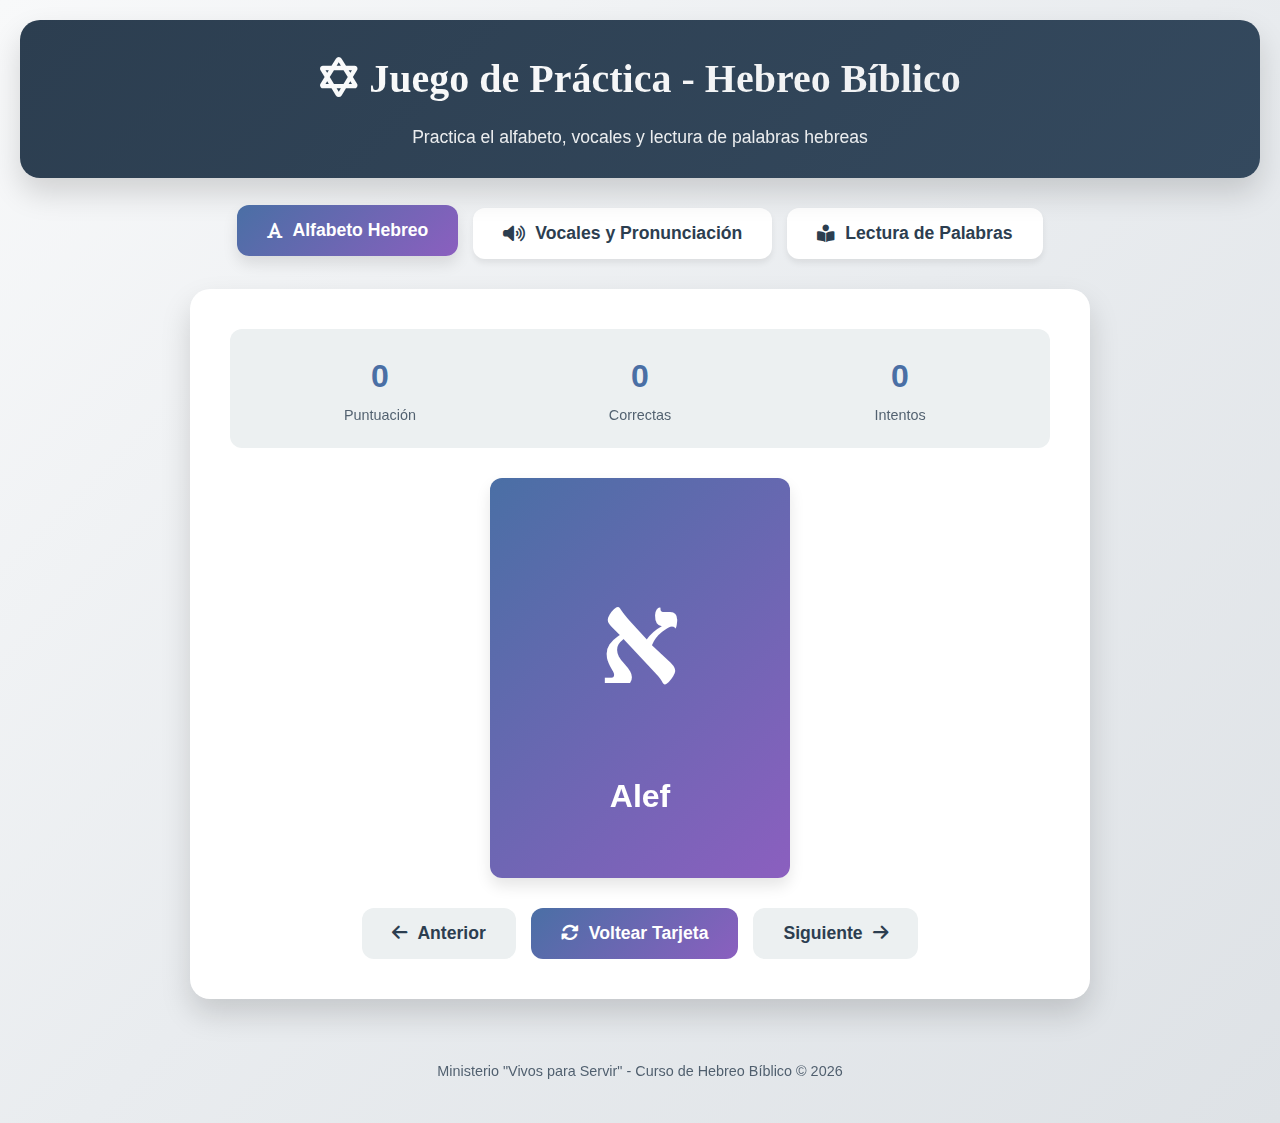
<file: juego.html>
<!DOCTYPE html>
<html lang="es">
<head>
  <meta charset="UTF-8">
  <meta name="viewport" content="width=device-width, initial-scale=1.0">
  <title>Juego de Práctica - Hebreo Bíblico</title>
  <link rel="stylesheet" href="https://cdnjs.cloudflare.com/ajax/libs/font-awesome/6.4.0/css/all.min.css">
   
  <style>
    /* Variables CSS consistentes */
    :root {
      --primary: #4A6FA5;
      --primary-dark: #2A4A7A;
      --secondary: #8B5FBF;
      --secondary-dark: #6A3FA0;
      --success: #2ECC71;
      --danger: #E74C3C;
      --warning: #F1C40F;
      --light: #F8F9FA;
      --dark: #2C3E50;
      --gray-light: #ECF0F1;
      
      --gradient-primary: linear-gradient(135deg, #4A6FA5 0%, #8B5FBF 100%);
      --gradient-dark: linear-gradient(135deg, #2C3E50 0%, #34495E 100%);
      --gradient-success: linear-gradient(135deg, #2ECC71 0%, #27AE60 100%);
      
      --shadow-sm: 0 4px 6px rgba(0,0,0,0.07);
      --shadow-md: 0 8px 15px rgba(0,0,0,0.1);
      --shadow-lg: 0 15px 30px rgba(0,0,0,0.15);
      --radius: 12px;
      --radius-lg: 20px;
      --transition: all 0.3s ease;
    }

    /* Reset y estilos base */
    * {
      margin: 0;
      padding: 0;
      box-sizing: border-box;
    }

    body {
      font-family: 'Poppins', 'Segoe UI', sans-serif;
      background: linear-gradient(135deg, #f8f9fa 0%, #e9ecef 50%, #dee2e6 100%);
      color: var(--dark);
      line-height: 1.7;
      min-height: 100vh;
      padding: 20px;
    }

    /* Header */
    .game-header {
      background: var(--gradient-dark);
      color: white;
      padding: 25px 30px;
      border-radius: var(--radius-lg);
      margin-bottom: 30px;
      box-shadow: var(--shadow-lg);
      text-align: center;
      position: relative;
      overflow: hidden;
    }

    .game-header h1 {
      font-family: 'Roboto Slab', serif;
      font-size: 2.5rem;
      margin-bottom: 10px;
      background: linear-gradient(135deg, #fff 0%, rgba(255,255,255,0.9) 100%);
      -webkit-background-clip: text;
      -webkit-text-fill-color: transparent;
      background-clip: text;
    }

    .game-header p {
      opacity: 0.9;
      font-size: 1.1rem;
    }

    /* Selector de modo de juego */
    .game-mode-selector {
      display: flex;
      justify-content: center;
      gap: 15px;
      margin-bottom: 30px;
      flex-wrap: wrap;
    }

    .mode-btn {
      padding: 15px 30px;
      border: none;
      border-radius: var(--radius);
      font-size: 1.1rem;
      font-weight: 600;
      cursor: pointer;
      transition: var(--transition);
      display: flex;
      align-items: center;
      gap: 10px;
      background: white;
      color: var(--dark);
      box-shadow: var(--shadow-sm);
    }

    .mode-btn.active {
      background: var(--gradient-primary);
      color: white;
      transform: translateY(-3px);
      box-shadow: var(--shadow-md);
    }

    .mode-btn:hover:not(.active) {
      transform: translateY(-2px);
      box-shadow: var(--shadow-md);
    }

    /* Contenedor del juego */
    .game-container {
      max-width: 900px;
      margin: 0 auto;
      background: white;
      border-radius: var(--radius-lg);
      padding: 40px;
      box-shadow: var(--shadow-lg);
      margin-bottom: 40px;
    }

    /* Estadísticas */
    .game-stats {
      display: flex;
      justify-content: space-around;
      background: var(--gray-light);
      padding: 20px;
      border-radius: var(--radius);
      margin-bottom: 30px;
      text-align: center;
    }

    .stat-item {
      flex: 1;
    }

    .stat-value {
      font-size: 2rem;
      font-weight: 700;
      color: var(--primary);
    }

    .stat-label {
      font-size: 0.9rem;
      color: var(--dark);
      opacity: 0.8;
    }

    /* Flash Cards - Alfabeto */
    .flashcard {
      perspective: 1000px;
      width: 300px;
      height: 400px;
      margin: 0 auto 30px;
    }

    .flashcard-inner {
      position: relative;
      width: 100%;
      height: 100%;
      transition: transform 0.8s;
      transform-style: preserve-3d;
      cursor: pointer;
    }

    .flashcard.flipped .flashcard-inner {
      transform: rotateY(180deg);
    }

    .flashcard-front, .flashcard-back {
      position: absolute;
      width: 100%;
      height: 100%;
      backface-visibility: hidden;
      border-radius: var(--radius);
      display: flex;
      flex-direction: column;
      justify-content: center;
      align-items: center;
      padding: 30px;
      box-shadow: var(--shadow-md);
    }

    .flashcard-front {
      background: var(--gradient-primary);
      color: white;
    }

    .flashcard-back {
      background: white;
      color: var(--dark);
      transform: rotateY(180deg);
      border: 3px solid var(--primary);
    }

    .hebrew-letter {
      font-family: 'Times New Roman', serif;
      font-size: 8rem;
      font-weight: bold;
      margin-bottom: 20px;
    }

    .letter-name {
      font-size: 2rem;
      font-weight: 600;
    }

    .letter-info {
      text-align: center;
      font-size: 1.2rem;
      line-height: 1.6;
    }

    /* Controles del juego */
    .game-controls {
      display: flex;
      justify-content: center;
      gap: 15px;
      margin-top: 30px;
    }

    .control-btn {
      padding: 15px 30px;
      border: none;
      border-radius: var(--radius);
      font-size: 1.1rem;
      font-weight: 600;
      cursor: pointer;
      transition: var(--transition);
      display: flex;
      align-items: center;
      gap: 10px;
    }

    .control-btn.primary {
      background: var(--gradient-primary);
      color: white;
    }

    .control-btn.secondary {
      background: var(--gray-light);
      color: var(--dark);
    }

    .control-btn.success {
      background: var(--gradient-success);
      color: white;
    }

    .control-btn:hover {
      transform: translateY(-2px);
      box-shadow: var(--shadow-md);
    }

    /* Juego de Vocales */
    .vowel-game {
      text-align: center;
    }

    .vowel-display {
      font-family: 'Times New Roman', serif;
      font-size: 6rem;
      margin: 40px 0;
      min-height: 150px;
      display: flex;
      justify-content: center;
      align-items: center;
    }

    .vowel-options {
      display: grid;
      grid-template-columns: repeat(3, 1fr);
      gap: 15px;
      margin: 30px 0;
    }

    .vowel-btn {
      padding: 20px;
      border: 2px solid var(--gray-light);
      border-radius: var(--radius);
      background: white;
      font-size: 1.2rem;
      cursor: pointer;
      transition: var(--transition);
    }

    .vowel-btn:hover {
      border-color: var(--primary);
      transform: translateY(-2px);
    }

    .vowel-btn.correct {
      background: var(--success);
      color: white;
      border-color: var(--success);
    }

    .vowel-btn.incorrect {
      background: var(--danger);
      color: white;
      border-color: var(--danger);
    }

    /* Juego de Lectura */
    .reading-game {
      text-align: center;
    }

    .word-display {
      font-family: 'Times New Roman', serif;
      font-size: 4rem;
      direction: rtl;
      margin: 40px 0;
      min-height: 150px;
      display: flex;
      justify-content: center;
      align-items: center;
      padding: 20px;
      background: var(--gray-light);
      border-radius: var(--radius);
    }

    .translation-options {
      display: grid;
      grid-template-columns: 1fr;
      gap: 15px;
      margin: 30px 0;
      max-width: 600px;
      margin-left: auto;
      margin-right: auto;
    }

    .translation-btn {
      padding: 20px;
      border: 2px solid var(--gray-light);
      border-radius: var(--radius);
      background: white;
      font-size: 1.1rem;
      cursor: pointer;
      transition: var(--transition);
      text-align: left;
    }

    .translation-btn:hover {
      border-color: var(--primary);
      transform: translateX(5px);
    }

    /* Feedback */
    .feedback {
      padding: 20px;
      border-radius: var(--radius);
      margin: 20px 0;
      text-align: center;
      font-weight: 600;
      font-size: 1.2rem;
      animation: slideIn 0.3s ease;
    }

    @keyframes slideIn {
      from {
        opacity: 0;
        transform: translateY(-10px);
      }
      to {
        opacity: 1;
        transform: translateY(0);
      }
    }

    .feedback.correct {
      background: rgba(46, 204, 113, 0.1);
      color: #27AE60;
      border-left: 4px solid var(--success);
    }

    .feedback.incorrect {
      background: rgba(231, 76, 60, 0.1);
      color: #C0392B;
      border-left: 4px solid var(--danger);
    }

    /* Footer */
    .game-footer {
      text-align: center;
      padding: 20px;
      color: var(--dark);
      opacity: 0.8;
      font-size: 0.9rem;
    }

    /* Responsive */
    @media (max-width: 768px) {
      .game-header h1 {
        font-size: 2rem;
      }
      
      .game-mode-selector {
        flex-direction: column;
        align-items: center;
      }
      
      .mode-btn {
        width: 100%;
        max-width: 300px;
        justify-content: center;
      }
      
      .flashcard {
        width: 250px;
        height: 350px;
      }
      
      .hebrew-letter {
        font-size: 6rem;
      }
      
      .vowel-options {
        grid-template-columns: repeat(2, 1fr);
      }
      
      .word-display {
        font-size: 3rem;
      }
    }

    @media (max-width: 480px) {
      .game-container {
        padding: 20px;
      }
      
      .game-stats {
        flex-direction: column;
        gap: 15px;
      }
      
      .vowel-options {
        grid-template-columns: 1fr;
      }
      
      .hebrew-letter {
        font-size: 4rem;
      }
      
      .word-display {
        font-size: 2.5rem;
      }
    }
  </style>
</head>
<body>
  <header class="game-header">
    <h1><i class="fas fa-star-of-david"></i> Juego de Práctica - Hebreo Bíblico</h1>
    <p>Practica el alfabeto, vocales y lectura de palabras hebreas</p>
  </header>

  <div class="game-mode-selector">
    <button class="mode-btn active" data-mode="alphabet">
      <i class="fas fa-font"></i> Alfabeto Hebreo
    </button>
    <button class="mode-btn" data-mode="vowels">
      <i class="fas fa-volume-up"></i> Vocales y Pronunciación
    </button>
    <button class="mode-btn" data-mode="reading">
      <i class="fas fa-book-reader"></i> Lectura de Palabras
    </button>
  </div>

  <div class="game-container">
    <div class="game-stats">
      <div class="stat-item">
        <div class="stat-value" id="score">0</div>
        <div class="stat-label">Puntuación</div>
      </div>
      <div class="stat-item">
        <div class="stat-value" id="correct">0</div>
        <div class="stat-label">Correctas</div>
      </div>
      <div class="stat-item">
        <div class="stat-value" id="attempts">0</div>
        <div class="stat-label">Intentos</div>
      </div>
    </div>

    <!-- Modo Alfabeto -->
    <div id="alphabet-game" class="game-mode active">
      <div class="flashcard" id="flashcard">
        <div class="flashcard-inner">
          <div class="flashcard-front">
            <div class="hebrew-letter" id="current-letter">א</div>
            <div class="letter-name" id="letter-name">Alef</div>
          </div>
          <div class="flashcard-back">
            <div class="letter-info">
              <h3 id="back-letter-name">Alef</h3>
              <p><strong>Sonido:</strong> <span id="letter-sound">Silenciosa / vocal portadora</span></p>
              <p><strong>Valor numérico:</strong> <span id="letter-value">1</span></p>
              <p><strong>Ejemplo:</strong> <span id="letter-example">אֱלֹהִים (Elohim)</span></p>
            </div>
          </div>
        </div>
      </div>
      
      <div class="game-controls">
        <button class="control-btn secondary" onclick="prevLetter()">
          <i class="fas fa-arrow-left"></i> Anterior
        </button>
        <button class="control-btn primary" onclick="flipCard()">
          <i class="fas fa-sync-alt"></i> Voltear Tarjeta
        </button>
        <button class="control-btn secondary" onclick="nextLetter()">
          Siguiente <i class="fas fa-arrow-right"></i>
        </button>
      </div>
    </div>

    <!-- Modo Vocales -->
    <div id="vowels-game" class="game-mode" style="display: none;">
      <div class="vowel-game">
        <h2>¿Cómo se pronuncia esta vocal?</h2>
        <div class="vowel-display" id="vowel-display"></div>
        
        <div class="feedback" id="vowel-feedback" style="display: none;"></div>
        
        <div class="vowel-options" id="vowel-options"></div>
        
        <div class="game-controls">
          <button class="control-btn success" onclick="nextVowel()">
            <i class="fas fa-forward"></i> Siguiente Vocal
          </button>
        </div>
      </div>
    </div>

    <!-- Modo Lectura -->
    <div id="reading-game" class="game-mode" style="display: none;">
      <div class="reading-game">
        <h2>¿Qué significa esta palabra/frase en hebreo?</h2>
        <div class="word-display" id="word-display"></div>
        
        <div class="feedback" id="reading-feedback" style="display: none;"></div>
        
        <div class="translation-options" id="translation-options"></div>
        
        <div class="game-controls">
          <button class="control-btn success" onclick="nextWord()">
            <i class="fas fa-forward"></i> Siguiente Palabra
          </button>
        </div>
      </div>
    </div>
  </div>

  <div class="game-footer">
    <p>Ministerio "Vivos para Servir" - Curso de Hebreo Bíblico © 2026</p>
  </div>

  <script>
    // ===================== DATOS DEL JUEGO =====================
    
    // Alfabeto Hebreo completo
    const hebrewAlphabet = [
      { letter: "א", name: "Alef", sound: "Silenciosa / vocal portadora", value: "1", example: "אֱלֹהִים (Elohim)" },
      { letter: "ב", name: "Bet / Vet", sound: "b / v", value: "2", example: "בֵּן (ben - hijo)" },
      { letter: "ג", name: "Gímel", sound: "g", value: "3", example: "גָּדוֹל (gadol - grande)" },
      { letter: "ד", name: "Dálet", sound: "d", value: "4", example: "דֶּלֶת (delet - puerta)" },
      { letter: "ה", name: "He", sound: "h", value: "5", example: "הַר (har - montaña)" },
      { letter: "ו", name: "Vav", sound: "v", value: "6", example: "וְ (ve - y)" },
      { letter: "ז", name: "Zayin", sound: "z", value: "7", example: "זֶהַב (zahav - oro)" },
      { letter: "ח", name: "Jet", sound: "j (aspirada)", value: "8", example: "חַיִּים (jaim - vida)" },
      { letter: "ט", name: "Tet", sound: "t", value: "9", example: "טוֹב (tov - bueno)" },
      { letter: "י", name: "Yod", sound: "y", value: "10", example: "יָד (yad - mano)" },
      { letter: "כ", name: "Kaf / Jaf", sound: "k / j", value: "20", example: "כֹּהֵן (kohen - sacerdote)" },
      { letter: "ל", name: "Lámed", sound: "l", value: "30", example: "לֵב (lev - corazón)" },
      { letter: "מ", name: "Mem", sound: "m", value: "40", example: "מַיִם (mayim - agua)" },
      { letter: "נ", name: "Nun", sound: "n", value: "50", example: "נֶפֶשׁ (nefesh - alma)" },
      { letter: "ס", name: "Sámej", sound: "s", value: "60", example: "סֵפֶר (sefer - libro)" },
      { letter: "ע", name: "Ayin", sound: "Silenciosa / gutural", value: "70", example: "עִיר (ir - ciudad)" },
      { letter: "פ", name: "Pe / Fe", sound: "p / f", value: "80", example: "פֶּה (pe - boca)" },
      { letter: "צ", name: "Tsadi", sound: "ts", value: "90", example: "צֶדֶק (tzedek - justicia)" },
      { letter: "ק", name: "Qof", sound: "k", value: "100", example: "קוֹל (kol - voz)" },
      { letter: "ר", name: "Resh", sound: "r", value: "200", example: "רֹאשׁ (rosh - cabeza)" },
      { letter: "ש", name: "Shin / Sin", sound: "sh / s", value: "300", example: "שָׁלוֹם (shalom - paz)" },
      { letter: "ת", name: "Tav", sound: "t", value: "400", example: "תּוֹרָה (torah - ley)" }
    ];

    // Vocales Hebreas - USAR ESTE NOMBRE DE VARIABLE
    const hebrewVowels = [
      { symbol: "ָ", name: "Qamats", pronunciation: "a (casa)", example: "דָּוִד (David)" },
      { symbol: "ַ", name: "Pataj", pronunciation: "a (corta)", example: "יַעֲקֹב (Yaakov)" },
      { symbol: "ֵ", name: "Tsere", pronunciation: "e (mesa)", example: "אֵל (El)" },
      { symbol: "ֶ", name: "Segol", pronunciation: "e (corta)", example: "שֶׁמֶשׁ (shemesh)" },
      { symbol: "ִ", name: "Jiriq", pronunciation: "i (mi)", example: "יִשְׂרָאֵל (Israel)" },
      { symbol: "ֹ", name: "Jolam", pronunciation: "o (oso)", example: "שֹׁפָר (shofar)" },
      { symbol: "וֹ", name: "Jolam male", pronunciation: "o (largo)", example: "תּוֹרָה (Torah)" },
      { symbol: "ֻ", name: "Qubuts", pronunciation: "u (luna)", example: "סֻכָּה (sukkah)" },
      { symbol: "וּ", name: "Shuruk", pronunciation: "u (largo)", example: "יוּד (yud)" },
      { symbol: "ְ", name: "Shva", pronunciation: "e muda / pausa", example: "מַלְכֵּי (malkei)" }
    ];

    // Palabras y frases en Hebreo
    const hebrewWords = [
      { hebrew: "שָׁלוֹם", transliteration: "shalom", translation: "Paz", options: ["Paz", "Amor", "Dios", "Luz"] },
      { hebrew: "אֱלֹהִים", transliteration: "Elohim", translation: "Dios", options: ["Dios", "Rey", "Espíritu", "Cielo"] },
      { hebrew: "אָדָם", transliteration: "adam", translation: "Hombre/Humanidad", options: ["Hombre/Humanidad", "Tierra", "Animal", "Ángel"] },
      { hebrew: "אִשָּׁה", transliteration: "ishah", translation: "Mujer", options: ["Mujer", "Madre", "Esposa", "Hija"] },
      { hebrew: "מַיִם", transliteration: "mayim", translation: "Agua", options: ["Agua", "Fuego", "Tierra", "Aire"] },
      { hebrew: "אוֹר", transliteration: "or", translation: "Luz", options: ["Luz", "Oscuridad", "Día", "Sol"] },
      { hebrew: "שְׁמַיִם", transliteration: "shamayim", translation: "Cielos", options: ["Cielos", "Estrellas", "Nubes", "Universo"] },
      { hebrew: "אֶרֶץ", transliteration: "erets", translation: "Tierra", options: ["Tierra", "País", "Mundo", "Continente"] },
      { hebrew: "בְּרֵאשִׁית", transliteration: "Bereshit", translation: "En el principio", options: ["En el principio", "En el cielo", "En la tierra", "En el mar"] },
      { hebrew: "יְהוָה", transliteration: "YHWH", translation: "El Señor (nombre de Dios)", options: ["El Señor (nombre de Dios)", "El Creador", "El Todopoderoso", "El Eterno"] },
      { hebrew: "אַהֲבָה", transliteration: "ahavah", translation: "Amor", options: ["Amor", "Misericordia", "Gracia", "Verdad"] },
      { hebrew: "צֶדֶק", transliteration: "tzedek", translation: "Justicia", options: ["Justicia", "Rectitud", "Verdad", "Santidad"] }
    ];

    // ===================== VARIABLES DEL JUEGO =====================
    let currentMode = "alphabet";
    let currentLetterIndex = 0;
    let currentVowelIndex = 0;
    let currentWordIndex = 0;
    
    let score = 0;
    let correctAnswers = 0;
    let totalAttempts = 0;

    // ===================== FUNCIONES DEL JUEGO =====================
    
    // Cambiar modo de juego
    document.querySelectorAll('.mode-btn').forEach(button => {
      button.addEventListener('click', function() {
        // Remover clase active de todos los botones
        document.querySelectorAll('.mode-btn').forEach(btn => btn.classList.remove('active'));
        // Ocultar todos los modos de juego
        document.querySelectorAll('.game-mode').forEach(mode => mode.style.display = 'none');
        
        // Activar el botón clickeado
        this.classList.add('active');
        currentMode = this.dataset.mode;
        
        // Mostrar el modo correspondiente
        document.getElementById(`${currentMode}-game`).style.display = 'block';
        
        // Inicializar el juego según el modo
        if (currentMode === 'alphabet') {
          showCurrentLetter();
        } else if (currentMode === 'vowels') {
          showVowelQuestion();
        } else if (currentMode === 'reading') {
          showWordQuestion();
        }
      });
    });

    // ===================== MODO ALFABETO =====================
    function showCurrentLetter() {
      const letter = hebrewAlphabet[currentLetterIndex];
      document.getElementById('current-letter').textContent = letter.letter;
      document.getElementById('letter-name').textContent = letter.name;
      document.getElementById('back-letter-name').textContent = letter.name;
      document.getElementById('letter-sound').textContent = letter.sound;
      document.getElementById('letter-value').textContent = letter.value;
      document.getElementById('letter-example').textContent = letter.example;
      
      // Asegurarse de que la tarjeta esté en el frente
      document.getElementById('flashcard').classList.remove('flipped');
    }

    function flipCard() {
      document.getElementById('flashcard').classList.toggle('flipped');
    }

    function nextLetter() {
      currentLetterIndex = (currentLetterIndex + 1) % hebrewAlphabet.length;
      showCurrentLetter();
    }

    function prevLetter() {
      currentLetterIndex = (currentLetterIndex - 1 + hebrewAlphabet.length) % hebrewAlphabet.length;
      showCurrentLetter();
    }

    // ===================== MODO VOCALES =====================
    function showVowelQuestion() {
      currentVowelIndex = Math.floor(Math.random() * hebrewVowels.length);
      const vowel = hebrewVowels[currentVowelIndex];
      
      document.getElementById('vowel-display').textContent = vowel.symbol;
      document.getElementById('vowel-feedback').style.display = 'none';
      
      // Crear opciones aleatorias
      const optionsContainer = document.getElementById('vowel-options');
      optionsContainer.innerHTML = '';
      
      // Crear array de opciones (la correcta + 3 incorrectas aleatorias)
      let options = [vowel];
      while (options.length < 4) {
        const randomVowel = hebrewVowels[Math.floor(Math.random() * hebrewVowels.length)];
        if (!options.some(opt => opt.name === randomVowel.name)) {
          options.push(randomVowel);
        }
      }
      
      // Mezclar las opciones
      options = options.sort(() => Math.random() - 0.5);
      
      // Crear botones para cada opción
      options.forEach(option => {
        const button = document.createElement('button');
        button.className = 'vowel-btn';
        button.textContent = `${option.name} - ${option.pronunciation}`;
        button.onclick = () => checkVowelAnswer(option.name === vowel.name, button);
        optionsContainer.appendChild(button);
      });
    }

    function checkVowelAnswer(isCorrect, button) {
      totalAttempts++;
      document.getElementById('attempts').textContent = totalAttempts;
      
      // Deshabilitar todos los botones
      document.querySelectorAll('.vowel-btn').forEach(btn => {
        btn.disabled = true;
        btn.onclick = null;
      });
      
      const feedback = document.getElementById('vowel-feedback');
      
      if (isCorrect) {
        button.classList.add('correct');
        score += 10;
        correctAnswers++;
        feedback.textContent = `¡Correcto! La vocal "${hebrewVowels[currentVowelIndex].symbol}" es ${hebrewVowels[currentVowelIndex].name} y se pronuncia "${hebrewVowels[currentVowelIndex].pronunciation}". Ejemplo: ${hebrewVowels[currentVowelIndex].example}`;
        feedback.className = 'feedback correct';
      } else {
        button.classList.add('incorrect');
        score = Math.max(0, score - 5);
        feedback.textContent = `Incorrecto. La vocal "${hebrewVowels[currentVowelIndex].symbol}" es ${hebrewVowels[currentVowelIndex].name} y se pronuncia "${hebrewVowels[currentVowelIndex].pronunciation}". Ejemplo: ${hebrewVowels[currentVowelIndex].example}`;
        feedback.className = 'feedback incorrect';
      }
      
      feedback.style.display = 'block';
      
      // Actualizar estadísticas
      document.getElementById('score').textContent = score;
      document.getElementById('correct').textContent = correctAnswers;
    }

    function nextVowel() {
      showVowelQuestion();
    }

    // ===================== MODO LECTURA =====================
    function showWordQuestion() {
      currentWordIndex = Math.floor(Math.random() * hebrewWords.length);
      const word = hebrewWords[currentWordIndex];
      
      document.getElementById('word-display').textContent = word.hebrew;
      document.getElementById('reading-feedback').style.display = 'none';
      
      // Crear opciones aleatorias
      const optionsContainer = document.getElementById('translation-options');
      optionsContainer.innerHTML = '';
      
      // Crear array de opciones (la correcta + 3 incorrectas aleatorias)
      let options = [word.translation];
      while (options.length < 4) {
        // Buscar una traducción aleatoria de otra palabra
        const randomWord = hebrewWords[Math.floor(Math.random() * hebrewWords.length)];
        if (!options.includes(randomWord.translation)) {
          options.push(randomWord.translation);
        }
      }
      
      // Mezclar las opciones
      options = options.sort(() => Math.random() - 0.5);
      
      // Crear botones para cada opción
      options.forEach(option => {
        const button = document.createElement('button');
        button.className = 'translation-btn';
        button.textContent = option;
        button.onclick = () => checkReadingAnswer(option === word.translation, button, word);
        optionsContainer.appendChild(button);
      });
    }

    function checkReadingAnswer(isCorrect, button, word) {
      totalAttempts++;
      document.getElementById('attempts').textContent = totalAttempts;
      
      // Deshabilitar todos los botones
      document.querySelectorAll('.translation-btn').forEach(btn => {
        btn.disabled = true;
        btn.onclick = null;
      });
      
      const feedback = document.getElementById('reading-feedback');
      
      if (isCorrect) {
        button.style.background = 'var(--success)';
        button.style.color = 'white';
        button.style.borderColor = 'var(--success)';
        score += 15;
        correctAnswers++;
        feedback.textContent = `¡Correcto! "${word.hebrew}" se pronuncia "${word.transliteration}" y significa "${word.translation}".`;
        feedback.className = 'feedback correct';
      } else {
        button.style.background = 'var(--danger)';
        button.style.color = 'white';
        button.style.borderColor = 'var(--danger)';
        score = Math.max(0, score - 5);
        feedback.textContent = `Incorrecto. "${word.hebrew}" se pronuncia "${word.transliteration}" y significa "${word.translation}".`;
        feedback.className = 'feedback incorrect';
      }
      
      feedback.style.display = 'block';
      
      // Actualizar estadísticas
      document.getElementById('score').textContent = score;
      document.getElementById('correct').textContent = correctAnswers;
    }

    function nextWord() {
      showWordQuestion();
    }

    // ===================== INICIALIZACIÓN =====================
    // Mostrar la primera letra al cargar
    showCurrentLetter();
  </script>
</body>
</html>
</file>
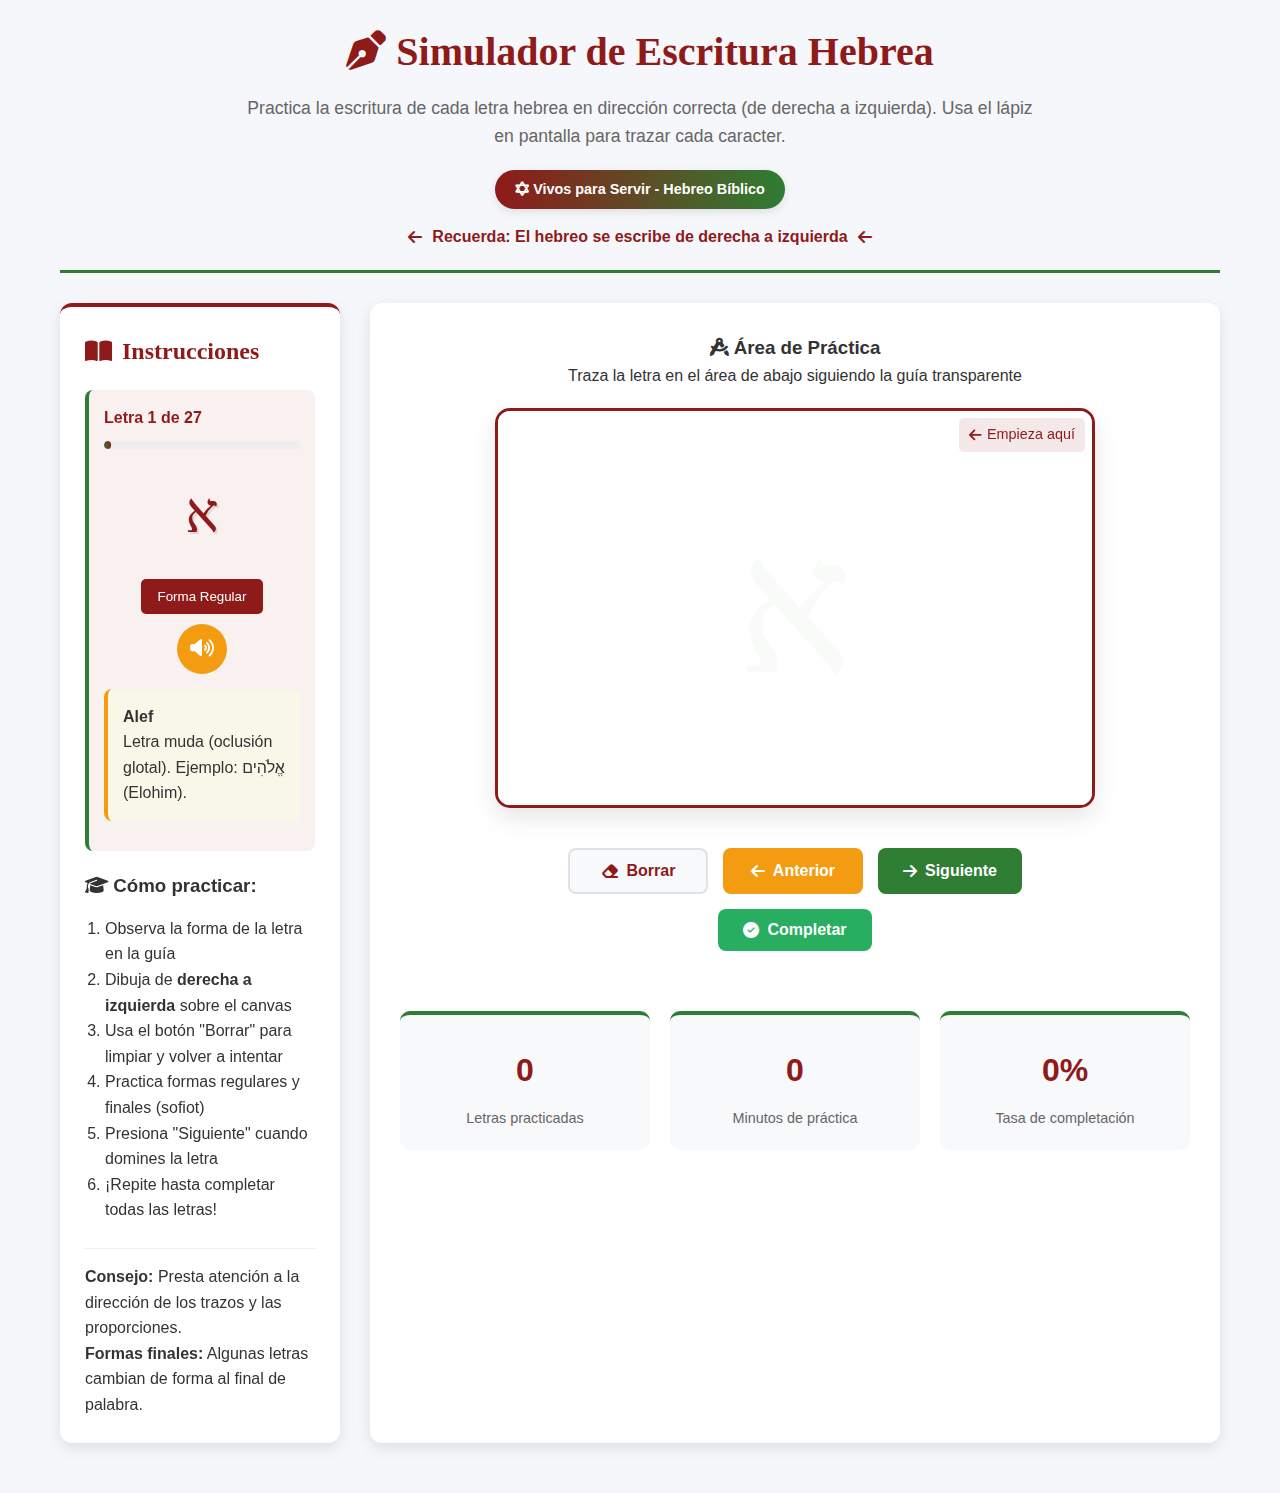
<file: simulador.html>
<!DOCTYPE html>
<html lang="es">
<head>
    <meta charset="UTF-8">
    <meta name="viewport" content="width=device-width, initial-scale=1.0">
    <title>Simulador de Escritura Hebrea - Vivos para Servir - Lección 1</title>
    <link rel="stylesheet" href="https://cdnjs.cloudflare.com/ajax/libs/font-awesome/6.4.0/css/all.min.css">
    <style>
        :root {
            --color-primario: #8f1a1a;
            --color-secundario: #2e7d32;
            --color-exito: #27ae60;
            --color-alerta: #f39c12;
            --color-fondo: #f5f7fa;
            --color-texto: #333;
        }

        * {
            margin: 0;
            padding: 0;
            box-sizing: border-box;
        }

        body {
            font-family: 'Open Sans', sans-serif;
            background-color: var(--color-fondo);
            color: var(--color-texto);
            line-height: 1.6;
            overflow-x: hidden;
        }

        .simulator-container {
            max-width: 1200px;
            margin: 0 auto;
            padding: 20px;
            min-height: 100vh;
        }

        .simulator-header {
            text-align: center;
            margin-bottom: 30px;
            padding-bottom: 20px;
            border-bottom: 3px solid var(--color-secundario);
        }

        .simulator-header h1 {
            color: var(--color-primario);
            font-family: 'Merriweather', serif;
            margin-bottom: 10px;
            font-size: 2.5em;
        }

        .simulator-header .subtitle {
            color: #666;
            font-size: 1.1em;
            max-width: 800px;
            margin: 0 auto 10px;
        }

        .institution-badge {
            background: linear-gradient(to right, #8f1a1a, #2e7d32);
            color: white;
            padding: 8px 20px;
            border-radius: 20px;
            display: inline-block;
            font-size: 0.9em;
            font-weight: 600;
            margin-top: 10px;
            box-shadow: 0 3px 10px rgba(0,0,0,0.1);
        }

        .direction-indicator {
            display: flex;
            align-items: center;
            justify-content: center;
            gap: 10px;
            margin-top: 15px;
            color: var(--color-primario);
            font-weight: 600;
        }

        .simulator-layout {
            display: grid;
            grid-template-columns: 280px 1fr;
            gap: 30px;
            margin-bottom: 30px;
        }

        /* Panel de instrucciones */
        .instruction-panel {
            background: white;
            border-radius: 12px;
            padding: 25px;
            box-shadow: 0 5px 15px rgba(0,0,0,0.1);
            border-top: 4px solid var(--color-primario);
            height: fit-content;
            position: sticky;
            top: 20px;
        }

        .instruction-panel h2 {
            color: var(--color-primario);
            margin-bottom: 20px;
            font-family: 'Merriweather', serif;
            display: flex;
            align-items: center;
            gap: 10px;
        }

        .current-letter-info {
            background: #f9f0f0;
            padding: 15px;
            border-radius: 8px;
            margin-bottom: 20px;
            border-left: 4px solid var(--color-secundario);
        }

        .letter-display-large {
            font-size: 3.5em;
            text-align: center;
            margin: 20px 0;
            color: var(--color-primario);
            font-family: 'Times New Roman', serif;
            text-shadow: 2px 2px 0 rgba(0,0,0,0.1);
            direction: rtl;
        }

        .pronunciation-guide {
            background: #f9f7e8;
            padding: 15px;
            border-radius: 8px;
            margin: 15px 0;
            border-left: 4px solid var(--color-alerta);
        }

        .progress-indicator {
            margin-top: 25px;
            padding-top: 15px;
            border-top: 1px solid #eee;
        }

        .progress-text {
            font-weight: 600;
            color: var(--color-primario);
            margin-bottom: 10px;
        }

        .progress-bar-container {
            height: 8px;
            background: #eee;
            border-radius: 4px;
            overflow: hidden;
            margin-bottom: 10px;
        }

        .progress-fill {
            height: 100%;
            background: linear-gradient(to right, var(--color-secundario), var(--color-primario));
            border-radius: 4px;
            width: 0%;
            transition: width 0.5s ease;
        }

        /* Área de práctica */
        .practice-area {
            background: white;
            border-radius: 12px;
            padding: 30px;
            box-shadow: 0 5px 15px rgba(0,0,0,0.1);
            display: flex;
            flex-direction: column;
            align-items: center;
        }

        .writing-section {
            width: 100%;
            display: flex;
            flex-direction: column;
            align-items: center;
            margin-bottom: 30px;
        }

        .canvas-container {
            position: relative;
            margin: 20px 0;
            width: 100%;
            max-width: 600px;
        }

        .writing-canvas {
            border: 3px solid var(--color-primario);
            border-radius: 15px;
            background: white;
            width: 100%;
            height: 400px;
            cursor: crosshair;
            touch-action: none;
            box-shadow: 0 10px 25px rgba(0,0,0,0.1);
            display: block;
        }

        .canvas-overlay {
            position: absolute;
            top: 0;
            left: 0;
            width: 100%;
            height: 100%;
            pointer-events: none;
            opacity: 0.1;
        }

        .letter-guide {
            position: absolute;
            top: 50%;
            left: 50%;
            transform: translate(-50%, -50%);
            font-size: 12em;
            color: var(--color-secundario);
            opacity: 0.3;
            font-family: 'Times New Roman', serif;
            direction: rtl;
        }

        /* Controles */
        .controls {
            display: flex;
            flex-wrap: wrap;
            gap: 15px;
            justify-content: center;
            margin-top: 20px;
            width: 100%;
            max-width: 600px;
        }

        .btn {
            padding: 12px 25px;
            border: none;
            border-radius: 8px;
            font-weight: 600;
            font-size: 16px;
            cursor: pointer;
            transition: all 0.3s ease;
            display: flex;
            align-items: center;
            gap: 8px;
            min-width: 140px;
            justify-content: center;
        }

        .btn-primary {
            background: var(--color-secundario);
            color: white;
        }

        .btn-primary:hover {
            background: #219653;
            transform: translateY(-2px);
            box-shadow: 0 5px 15px rgba(46, 125, 50, 0.3);
        }

        .btn-secondary {
            background: #f8f9fa;
            color: var(--color-primario);
            border: 2px solid #dee2e6;
        }

        .btn-secondary:hover {
            background: #e9ecef;
            transform: translateY(-2px);
        }

        .btn-success {
            background: var(--color-exito);
            color: white;
        }

        .btn-success:hover {
            background: #219653;
            transform: translateY(-2px);
            box-shadow: 0 5px 15px rgba(39, 174, 96, 0.3);
        }

        .btn-alert {
            background: var(--color-alerta);
            color: white;
        }

        .btn-alert:hover {
            background: #e67e22;
            transform: translateY(-2px);
        }

        /* Estadísticas */
        .stats-panel {
            display: grid;
            grid-template-columns: repeat(auto-fit, minmax(200px, 1fr));
            gap: 20px;
            margin-top: 30px;
            width: 100%;
        }

        .stat-card {
            background: #f8f9fa;
            padding: 20px;
            border-radius: 10px;
            text-align: center;
            border-top: 4px solid var(--color-secundario);
        }

        .stat-value {
            font-size: 2em;
            font-weight: bold;
            color: var(--color-primario);
            margin: 10px 0;
        }

        .stat-label {
            color: #666;
            font-size: 0.9em;
        }

        /* Feedback */
        .feedback-message {
            position: fixed;
            bottom: 20px;
            right: 20px;
            padding: 15px 25px;
            border-radius: 8px;
            background: var(--color-exito);
            color: white;
            box-shadow: 0 5px 15px rgba(0,0,0,0.2);
            transform: translateY(100px);
            opacity: 0;
            transition: all 0.3s ease;
            z-index: 1000;
        }

        .feedback-message.show {
            transform: translateY(0);
            opacity: 1;
        }

        /* Responsive */
        @media (max-width: 1024px) {
            .simulator-layout {
                grid-template-columns: 1fr;
                gap: 20px;
            }

            .instruction-panel {
                position: static;
            }

            .writing-canvas {
                height: 350px;
            }
        }

        @media (max-width: 768px) {
            .simulator-header h1 {
                font-size: 2em;
            }

            .letter-display-large {
                font-size: 2.8em;
            }

            .letter-guide {
                font-size: 8em;
            }

            .controls {
                flex-direction: column;
                align-items: center;
            }

            .btn {
                width: 100%;
                max-width: 300px;
            }

            .stats-panel {
                grid-template-columns: 1fr;
            }
        }

        @media (max-width: 480px) {
            .simulator-container {
                padding: 15px;
            }

            .writing-canvas {
                height: 300px;
            }

            .letter-guide {
                font-size: 6em;
            }
        }

        /* Animaciones */
        @keyframes pulse {
            0% { transform: scale(1); }
            50% { transform: scale(1.05); }
            100% { transform: scale(1); }
        }

        .pulse {
            animation: pulse 0.5s ease;
        }

        /* Botón de pronunciación */
        .pronunciation-btn {
            background: var(--color-alerta);
            color: white;
            border: none;
            border-radius: 50%;
            width: 50px;
            height: 50px;
            display: flex;
            align-items: center;
            justify-content: center;
            cursor: pointer;
            font-size: 1.2em;
            transition: all 0.3s ease;
            margin: 10px auto;
        }

        .pronunciation-btn:hover {
            background: #e67e22;
            transform: scale(1.1);
        }

        /* Indicador de dirección en canvas */
        .direction-hint {
            position: absolute;
            top: 10px;
            right: 10px;
            background: rgba(143, 26, 26, 0.1);
            padding: 5px 10px;
            border-radius: 5px;
            font-size: 0.9em;
            color: var(--color-primario);
            display: flex;
            align-items: center;
            gap: 5px;
        }

        /* Selector de formas (regular vs final) */
        .form-selector {
            display: flex;
            gap: 10px;
            margin-top: 15px;
            justify-content: center;
        }

        .form-btn {
            padding: 8px 15px;
            border: 2px solid #dee2e6;
            background: white;
            border-radius: 5px;
            cursor: pointer;
            transition: all 0.3s ease;
        }

        .form-btn.active {
            background: var(--color-primario);
            color: white;
            border-color: var(--color-primario);
        }

        .form-btn:hover:not(.active) {
            background: #f8f9fa;
        }
    </style>
</head>
<body>
    <div class="simulator-container">
        <div class="simulator-header">
            <h1><i class="fas fa-pen-nib"></i> Simulador de Escritura Hebrea</h1>
            <p class="subtitle">Practica la escritura de cada letra hebrea en dirección correcta (de derecha a izquierda). Usa el lápiz en pantalla para trazar cada caracter.</p>
            <div class="institution-badge">
                <i class="fas fa-star-of-david"></i> Vivos para Servir - Hebreo Bíblico
            </div>
            <div class="direction-indicator">
                <i class="fas fa-arrow-left"></i>
                <span>Recuerda: El hebreo se escribe de derecha a izquierda</span>
                <i class="fas fa-arrow-left"></i>
            </div>
        </div>

        <div class="simulator-layout">
            <!-- Panel de Instrucciones -->
            <div class="instruction-panel">
                <h2><i class="fas fa-book-open"></i> Instrucciones</h2>
                
                <div class="current-letter-info">
                    <div class="progress-text" id="progressText">Letra 1 de 27</div>
                    <div class="progress-bar-container">
                        <div class="progress-fill" id="progressFill"></div>
                    </div>
                    
                    <div class="letter-display-large" id="currentLetterDisplay">א</div>
                    
                    <div class="form-selector" id="formSelector">
                        <!-- Los botones de forma se insertarán con JavaScript -->
                    </div>
                    
                    <button class="pronunciation-btn" id="pronunciationBtn" title="Pronunciar">
                        <i class="fas fa-volume-up"></i>
                    </button>
                    
                    <div class="pronunciation-guide">
                        <strong id="letterName">Alef</strong>
                        <p id="letterInstruction">Letra muda (oclusión glotal). Ejemplo: אֱלֹהִים (Elohim).</p>
                    </div>
                </div>

                <div class="instructions-list">
                    <h3><i class="fas fa-graduation-cap"></i> Cómo practicar:</h3>
                    <ol style="margin-top: 15px; padding-left: 20px;">
                        <li>Observa la forma de la letra en la guía</li>
                        <li>Dibuja de <strong>derecha a izquierda</strong> sobre el canvas</li>
                        <li>Usa el botón "Borrar" para limpiar y volver a intentar</li>
                        <li>Practica formas regulares y finales (sofiot)</li>
                        <li>Presiona "Siguiente" cuando domines la letra</li>
                        <li>¡Repite hasta completar todas las letras!</li>
                    </ol>
                </div>

                <div class="progress-indicator">
                    <p><strong>Consejo:</strong> Presta atención a la dirección de los trazos y las proporciones.</p>
                    <p><strong>Formas finales:</strong> Algunas letras cambian de forma al final de palabra.</p>
                </div>
            </div>

            <!-- Área de Práctica -->
            <div class="practice-area">
                <div class="writing-section">
                    <h3><i class="fas fa-drafting-compass"></i> Área de Práctica</h3>
                    <p>Traza la letra en el área de abajo siguiendo la guía transparente</p>
                    
                    <div class="canvas-container">
                        <div class="direction-hint">
                            <i class="fas fa-arrow-left"></i> Empieza aquí
                        </div>
                        <canvas class="writing-canvas" id="writingCanvas">
                            Tu navegador no soporta canvas. Por favor, actualízalo.
                        </canvas>
                        <div class="canvas-overlay">
                            <div class="letter-guide" id="letterGuide">א</div>
                        </div>
                    </div>

                    <div class="controls">
                        <button class="btn btn-secondary" id="clearBtn">
                            <i class="fas fa-eraser"></i> Borrar
                        </button>
                        <button class="btn btn-alert" id="prevBtn">
                            <i class="fas fa-arrow-left"></i> Anterior
                        </button>
                        <button class="btn btn-primary" id="nextBtn">
                            <i class="fas fa-arrow-right"></i> Siguiente
                        </button>
                        <button class="btn btn-success" id="completeBtn">
                            <i class="fas fa-check-circle"></i> Completar
                        </button>
                    </div>
                </div>

                <!-- Estadísticas -->
                <div class="stats-panel">
                    <div class="stat-card">
                        <div class="stat-value" id="lettersPracticed">0</div>
                        <div class="stat-label">Letras practicadas</div>
                    </div>
                    <div class="stat-card">
                        <div class="stat-value" id="practiceTime">0</div>
                        <div class="stat-label">Minutos de práctica</div>
                    </div>
                    <div class="stat-card">
                        <div class="stat-value" id="completionRate">0%</div>
                        <div class="stat-label">Tasa de completación</div>
                    </div>
                </div>
            </div>
        </div>
    </div>

    <!-- Mensaje de feedback -->
    <div class="feedback-message" id="feedbackMessage">
        <i class="fas fa-check-circle"></i> <span id="feedbackText">¡Bien hecho!</span>
    </div>

    <script>
        // Datos de las letras hebreas (22 letras + formas finales)
        const hebrewLetters = [
            // Letras regulares
            { letter: "א", name: "Alef", instruction: "Letra muda (oclusión glotal). Ejemplo: אֱלֹהִים (Elohim)." },
            { letter: "ב", name: "Bet", instruction: "Sonido: b (con daguesh) o v (sin daguesh). Ejemplo: בְּרֵאשִׁית (Bereshit)." },
            { letter: "ג", name: "Gimel", instruction: "Sonido: g (como en gato). Ejemplo: גָּדוֹל (gadol)." },
            { letter: "ד", name: "Dalet", instruction: "Sonido: d (como en dedo). Ejemplo: דָּוִד (David)." },
            { letter: "ה", name: "He", instruction: "Sonido: h suave (como en hola). Ejemplo: הָיָה (hayah)." },
            { letter: "ו", name: "Vav", instruction: "Sonido: v, o vocal u/o. Ejemplo: וְהָאָרֶץ (veha'arets)." },
            { letter: "ז", name: "Zayin", instruction: "Sonido: z (como en zapato). Ejemplo: זֶה (ze)." },
            { letter: "ח", name: "Het", instruction: "Sonido gutural ḥ (fricativa faríngea). Ejemplo: חֶסֶד (ḥesed)." },
            { letter: "ט", name: "Tet", instruction: "Sonido: ṭ (t enfática). Ejemplo: טוֹב (ṭov)." },
            { letter: "י", name: "Yod", instruction: "Sonido: y (como en yo) o vocal i. Ejemplo: יְרוּשָׁלַ֫יִם (Yerushalayim)." },
            { letter: "כ", name: "Kaf", instruction: "Sonido: k (con daguesh) o kh (sin daguesh). Ejemplo: כָּבוֹד (kavod).", finalForm: "ך" },
            { letter: "ל", name: "Lamed", instruction: "Sonido: l (como en luz). Ejemplo: לַיְלָה (laylah)." },
            { letter: "מ", name: "Mem", instruction: "Sonido: m (como en mesa). Ejemplo: מַלְכוּת (malkut).", finalForm: "ם" },
            { letter: "נ", name: "Nun", instruction: "Sonido: n (como en nido). Ejemplo: נָבִיא (navi).", finalForm: "ן" },
            { letter: "ס", name: "Samej", instruction: "Sonido: s (como en sol). Ejemplo: סוּס (sus)." },
            { letter: "ע", name: "Ayin", instruction: "Letra gutural muda o ʿ. Ejemplo: עַם (am)." },
            { letter: "פ", name: "Pe", instruction: "Sonido: p (con daguesh) o f (sin daguesh). Ejemplo: פֶּה (peh).", finalForm: "ף" },
            { letter: "צ", name: "Tsade", instruction: "Sonido: ts (como en tsunami). Ejemplo: צֶדֶק (tsedek).", finalForm: "ץ" },
            { letter: "ק", name: "Qof", instruction: "Sonido: q (k gutural). Ejemplo: קוֹל (qol)." },
            { letter: "ר", name: "Resh", instruction: "Sonido: r suave (no vibrante). Ejemplo: רוּחַ (ruaḥ)." },
            { letter: "ש", name: "Shin/Sin", instruction: "Sonido: sh o s (depende del punto). Ejemplo: שָׁלוֹם (shalom)." },
            { letter: "ת", name: "Tav", instruction: "Sonido: t. Ejemplo: תּוֹרָה (Torah)." },
            // Formas finales adicionales para práctica
            { letter: "ך", name: "Kaf Final", instruction: "Forma final de Kaf. Se usa al final de palabra." },
            { letter: "ם", name: "Mem Final", instruction: "Forma final de Mem. Se usa al final de palabra." },
            { letter: "ן", name: "Nun Final", instruction: "Forma final de Nun. Se usa al final de palabra." },
            { letter: "ף", name: "Pe Final", instruction: "Forma final de Pe. Se usa al final de palabra." },
            { letter: "ץ", name: "Tsade Final", instruction: "Forma final de Tsade. Se usa al final de palabra." }
        ];

        // Variables de estado
        let currentLetterIndex = 0;
        let currentForm = 'regular'; // 'regular' o 'final'
        let canvas, ctx;
        let isDrawing = false;
        let practiceStats = {
            lettersPracticed: 0,
            startTime: new Date(),
            completedLetters: new Set()
        };

        // Elementos del DOM
        const currentLetterDisplay = document.getElementById('currentLetterDisplay');
        const letterName = document.getElementById('letterName');
        const letterInstruction = document.getElementById('letterInstruction');
        const letterGuide = document.getElementById('letterGuide');
        const formSelector = document.getElementById('formSelector');
        const progressText = document.getElementById('progressText');
        const progressFill = document.getElementById('progressFill');
        const pronunciationBtn = document.getElementById('pronunciationBtn');
        const clearBtn = document.getElementById('clearBtn');
        const prevBtn = document.getElementById('prevBtn');
        const nextBtn = document.getElementById('nextBtn');
        const completeBtn = document.getElementById('completeBtn');
        const feedbackMessage = document.getElementById('feedbackMessage');
        const feedbackText = document.getElementById('feedbackText');
        const lettersPracticedEl = document.getElementById('lettersPracticed');
        const practiceTimeEl = document.getElementById('practiceTime');
        const completionRateEl = document.getElementById('completionRate');

        // Configuración de síntesis de voz
        const synth = window.speechSynthesis;
        let spanishVoice;

        // Inicialización
        document.addEventListener('DOMContentLoaded', () => {
            initCanvas();
            loadVoices();
            updateDisplay();
            updateFormSelector();
            updateStats();
            startPracticeTimer();
        });

        function initCanvas() {
            canvas = document.getElementById('writingCanvas');
            ctx = canvas.getContext('2d');
            
            // Establecer tamaño del canvas igual a su tamaño visual
            const rect = canvas.getBoundingClientRect();
            canvas.width = rect.width;
            canvas.height = rect.height;
            
            resetCanvas();
            setupDrawingEvents();
        }

        function resetCanvas() {
            ctx.fillStyle = 'white';
            ctx.fillRect(0, 0, canvas.width, canvas.height);
            ctx.lineWidth = 4;
            ctx.lineCap = 'round';
            ctx.lineJoin = 'round';
            ctx.strokeStyle = '#8f1a1a';
        }

        function setupDrawingEvents() {
            // Eventos para mouse
            canvas.addEventListener('mousedown', startDrawing);
            canvas.addEventListener('mousemove', draw);
            canvas.addEventListener('mouseup', stopDrawing);
            canvas.addEventListener('mouseout', stopDrawing);
            
            // Eventos para touch
            canvas.addEventListener('touchstart', (e) => {
                e.preventDefault();
                if (e.touches.length === 1) {
                    const touch = e.touches[0];
                    const mouseEvent = new MouseEvent('mousedown', {
                        clientX: touch.clientX,
                        clientY: touch.clientY
                    });
                    canvas.dispatchEvent(mouseEvent);
                }
            });
            
            canvas.addEventListener('touchmove', (e) => {
                e.preventDefault();
                if (e.touches.length === 1) {
                    const touch = e.touches[0];
                    const mouseEvent = new MouseEvent('mousemove', {
                        clientX: touch.clientX,
                        clientY: touch.clientY
                    });
                    canvas.dispatchEvent(mouseEvent);
                }
            });
            
            canvas.addEventListener('touchend', () => {
                const mouseEvent = new MouseEvent('mouseup');
                canvas.dispatchEvent(mouseEvent);
            });
        }

        function getCanvasCoordinates(e) {
            const rect = canvas.getBoundingClientRect();
            return {
                x: e.clientX - rect.left,
                y: e.clientY - rect.top
            };
        }

        function startDrawing(e) {
            isDrawing = true;
            const coords = getCanvasCoordinates(e);
            ctx.beginPath();
            ctx.moveTo(coords.x, coords.y);
        }

        function draw(e) {
            if (!isDrawing) return;
            const coords = getCanvasCoordinates(e);
            ctx.lineTo(coords.x, coords.y);
            ctx.stroke();
        }

        function stopDrawing() {
            isDrawing = false;
            ctx.beginPath();
            
            // Registrar práctica
            const letterKey = `${currentLetterIndex}_${currentForm}`;
            if (!practiceStats.completedLetters.has(letterKey)) {
                practiceStats.lettersPracticed++;
                practiceStats.completedLetters.add(letterKey);
                updateStats();
                showFeedback('¡Buena práctica!');
            }
        }

        function updateDisplay() {
            const letterData = hebrewLetters[currentLetterIndex];
            const displayLetter = currentForm === 'final' && letterData.finalForm ? letterData.finalForm : letterData.letter;
            
            // Actualizar UI
            currentLetterDisplay.textContent = displayLetter;
            letterName.textContent = currentForm === 'final' && letterData.finalForm ? 
                `${letterData.name} Final` : letterData.name;
            letterInstruction.textContent = letterData.instruction;
            letterGuide.textContent = displayLetter;
            
            // Actualizar progreso
            const totalItems = hebrewLetters.length;
            progressText.textContent = `Letra ${currentLetterIndex + 1} de ${totalItems}`;
            progressFill.style.width = `${((currentLetterIndex + 1) / totalItems) * 100}%`;
            
            // Actualizar estado de botones
            prevBtn.disabled = currentLetterIndex === 0;
            nextBtn.disabled = currentLetterIndex === hebrewLetters.length - 1;
            
            // Resetear canvas
            resetCanvas();
            
            // Animar cambio de letra
            currentLetterDisplay.classList.add('pulse');
            setTimeout(() => currentLetterDisplay.classList.remove('pulse'), 500);
        }

        function updateFormSelector() {
            formSelector.innerHTML = '';
            const letterData = hebrewLetters[currentLetterIndex];
            
            // Botón para forma regular
            const regularBtn = document.createElement('button');
            regularBtn.className = `form-btn ${currentForm === 'regular' ? 'active' : ''}`;
            regularBtn.textContent = 'Forma Regular';
            regularBtn.addEventListener('click', () => {
                currentForm = 'regular';
                regularBtn.classList.add('active');
                if (finalBtn) finalBtn.classList.remove('active');
                updateDisplay();
            });
            formSelector.appendChild(regularBtn);
            
            // Botón para forma final (si existe)
            if (letterData.finalForm) {
                const finalBtn = document.createElement('button');
                finalBtn.className = `form-btn ${currentForm === 'final' ? 'active' : ''}`;
                finalBtn.textContent = 'Forma Final';
                finalBtn.addEventListener('click', () => {
                    currentForm = 'final';
                    finalBtn.classList.add('active');
                    regularBtn.classList.remove('active');
                    updateDisplay();
                });
                formSelector.appendChild(finalBtn);
            }
        }

        function loadVoices() {
            if (synth.getVoices().length > 0) {
                const voices = synth.getVoices();
                spanishVoice = voices.find(v => v.lang.startsWith('es')) || voices[0];
            }
        }

        function speakLetter() {
            if (synth.speaking) synth.cancel();
            
            const letterData = hebrewLetters[currentLetterIndex];
            const formText = currentForm === 'final' && letterData.finalForm ? ' Final' : '';
            const utterance = new SpeechSynthesisUtterance(letterData.name + formText);
            utterance.voice = spanishVoice;
            utterance.rate = 0.9;
            utterance.pitch = 1;
            synth.speak(utterance);
        }

        function showFeedback(message) {
            feedbackText.textContent = message;
            feedbackMessage.classList.add('show');
            
            setTimeout(() => {
                feedbackMessage.classList.remove('show');
            }, 3000);
        }

        function updateStats() {
            lettersPracticedEl.textContent = practiceStats.lettersPracticed;
            
            // Calcular tiempo de práctica
            const minutes = Math.floor((new Date() - practiceStats.startTime) / 60000);
            practiceTimeEl.textContent = minutes;
            
            // Calcular tasa de completación
            const totalPossible = hebrewLetters.length * 2; // Formas regulares y finales
            const rate = Math.round((practiceStats.completedLetters.size / totalPossible) * 100);
            completionRateEl.textContent = `${rate}%`;
        }

        function startPracticeTimer() {
            setInterval(updateStats, 60000);
        }

        // Event Listeners
        pronunciationBtn.addEventListener('click', speakLetter);
        
        clearBtn.addEventListener('click', () => {
            resetCanvas();
            showFeedback('Canvas limpiado');
        });
        
        prevBtn.addEventListener('click', () => {
            if (currentLetterIndex > 0) {
                currentLetterIndex--;
                currentForm = 'regular';
                updateDisplay();
                updateFormSelector();
                speakLetter();
            }
        });
        
        nextBtn.addEventListener('click', () => {
            if (currentLetterIndex < hebrewLetters.length - 1) {
                currentLetterIndex++;
                currentForm = 'regular';
                updateDisplay();
                updateFormSelector();
                speakLetter();
            }
        });
        
        completeBtn.addEventListener('click', () => {
            showFeedback('¡Práctica completada! Puedes continuar con la siguiente lección.');
            
            // Marcar módulo como completado
            setTimeout(() => {
                if (window.parent && typeof window.parent.markPageComplete === 'function') {
                    window.parent.markPageComplete();
                }
                
                // Guardar en localStorage
                localStorage.setItem('hebreo_simulador_completed', 'true');
            }, 1500);
        });

        // Navegación con teclado
        document.addEventListener('keydown', (e) => {
            switch(e.key) {
                case 'ArrowLeft':
                    if (currentLetterIndex > 0) {
                        currentLetterIndex--;
                        currentForm = 'regular';
                        updateDisplay();
                        updateFormSelector();
                        speakLetter();
                    }
                    break;
                case 'ArrowRight':
                    if (currentLetterIndex < hebrewLetters.length - 1) {
                        currentLetterIndex++;
                        currentForm = 'regular';
                        updateDisplay();
                        updateFormSelector();
                        speakLetter();
                    }
                    break;
                case ' ':
                    e.preventDefault();
                    speakLetter();
                    break;
                case 'Escape':
                    resetCanvas();
                    break;
                case 'r':
                case 'R':
                    currentForm = 'regular';
                    updateDisplay();
                    updateFormSelector();
                    break;
                case 'f':
                case 'F':
                    const letterData = hebrewLetters[currentLetterIndex];
                    if (letterData.finalForm) {
                        currentForm = 'final';
                        updateDisplay();
                        updateFormSelector();
                    }
                    break;
            }
        });

        // Cargar voces cuando estén disponibles
        if (speechSynthesis.onvoiceschanged !== undefined) {
            speechSynthesis.onvoiceschanged = loadVoices;
        }

        // Cargar progreso previo
        window.addEventListener('load', () => {
            const savedProgress = localStorage.getItem('hebreo_simulador_progress');
            if (savedProgress) {
                practiceStats = JSON.parse(savedProgress);
                practiceStats.startTime = new Date(practiceStats.startTime);
                practiceStats.completedLetters = new Set(practiceStats.completedLetters);
                updateStats();
            }
        });

        // Guardar progreso al cerrar
        window.addEventListener('beforeunload', () => {
            const saveData = {
                ...practiceStats,
                completedLetters: Array.from(practiceStats.completedLetters)
            };
            localStorage.setItem('hebreo_simulador_progress', JSON.stringify(saveData));
        });
    </script>
</body>
</html>
</file>
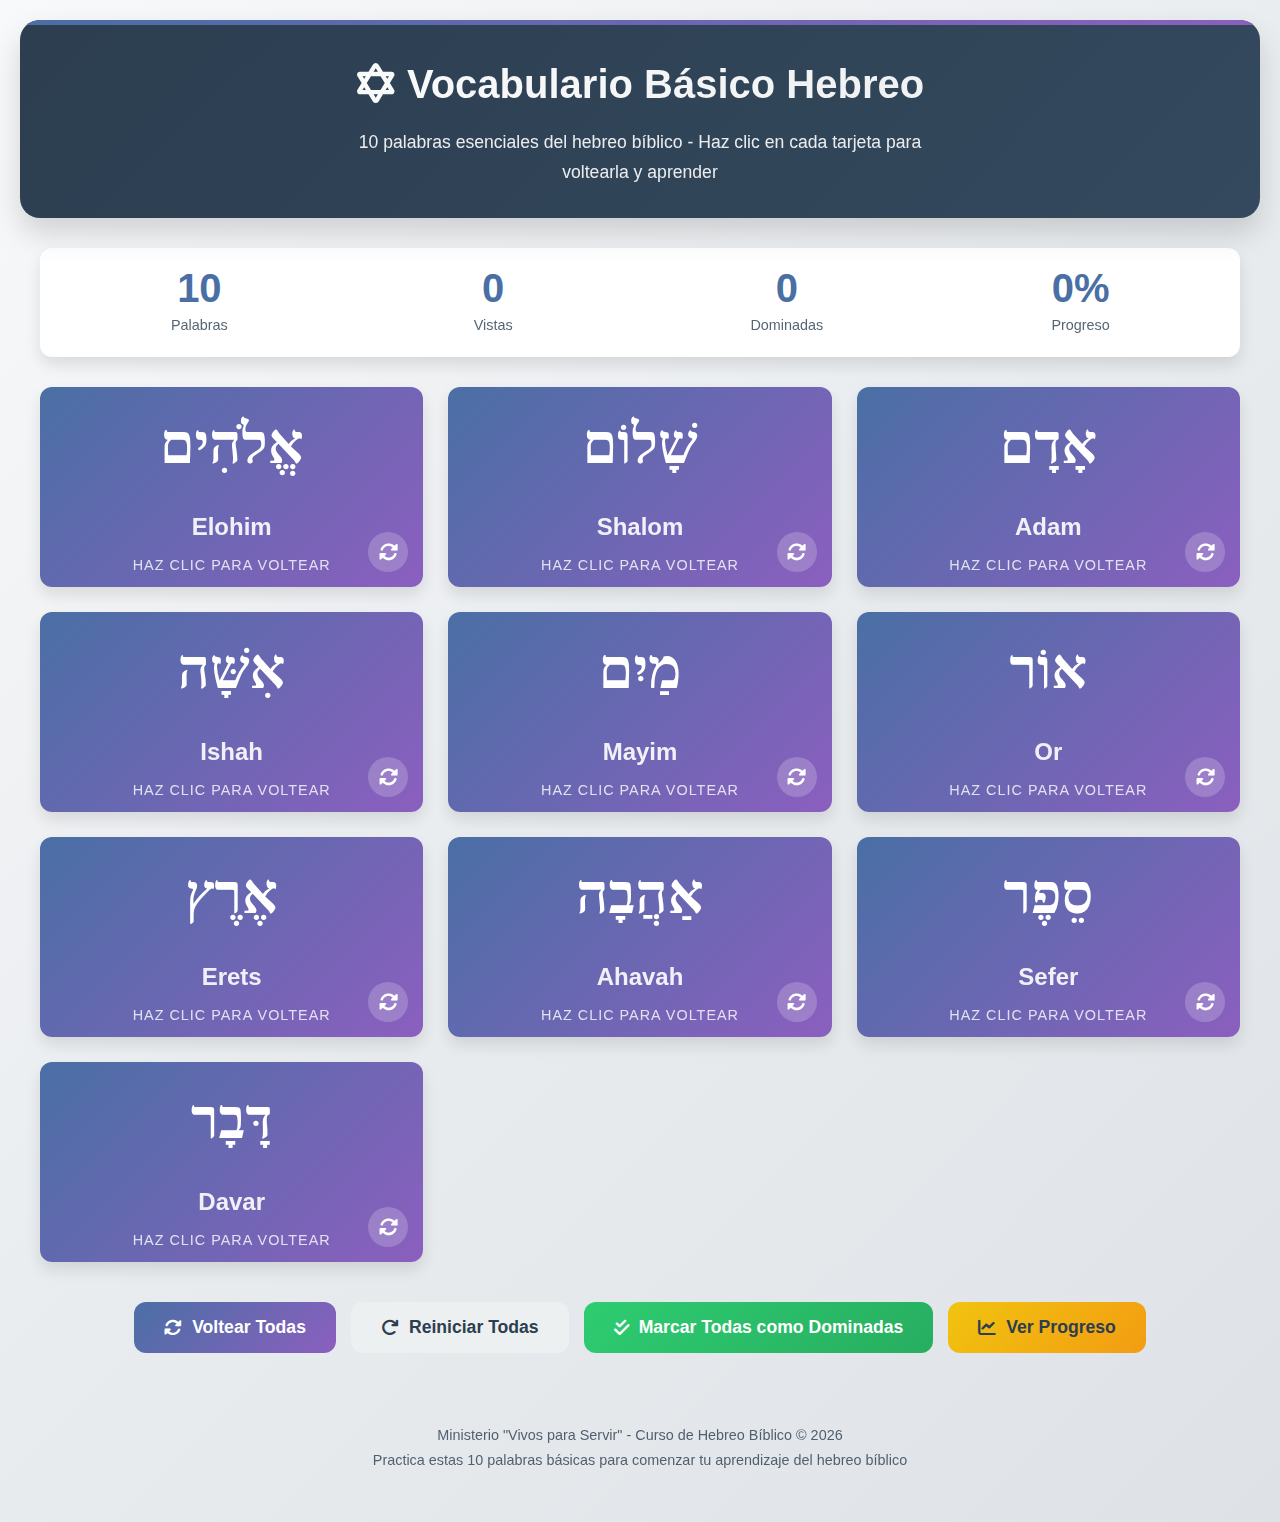
<file: vocabulario.html>
<!DOCTYPE html>
<html lang="es">
<head>
  <meta charset="UTF-8">
  <meta name="viewport" content="width=device-width, initial-scale=1.0">
  <title>Vocabulario Básico Hebreo - Flashcards</title>
  <link rel="stylesheet" href="https://cdnjs.cloudflare.com/ajax/libs/font-awesome/6.4.0/css/all.min.css">
  <style>
    /* Variables CSS consistentes */
    :root {
      --primary: #4A6FA5;
      --primary-dark: #2A4A7A;
      --secondary: #8B5FBF;
      --secondary-dark: #6A3FA0;
      --success: #2ECC71;
      --danger: #E74C3C;
      --warning: #F1C40F;
      --light: #F8F9FA;
      --dark: #2C3E50;
      --gray-light: #ECF0F1;
      
      --gradient-primary: linear-gradient(135deg, #4A6FA5 0%, #8B5FBF 100%);
      --gradient-dark: linear-gradient(135deg, #2C3E50 0%, #34495E 100%);
      --gradient-success: linear-gradient(135deg, #2ECC71 0%, #27AE60 100%);
      --gradient-warning: linear-gradient(135deg, #F1C40F 0%, #F39C12 100%);
      
      --shadow-sm: 0 4px 6px rgba(0,0,0,0.07);
      --shadow-md: 0 8px 15px rgba(0,0,0,0.1);
      --shadow-lg: 0 15px 30px rgba(0,0,0,0.15);
      --shadow-xl: 0 20px 40px rgba(0,0,0,0.2);
      
      --radius: 12px;
      --radius-lg: 20px;
      --radius-sm: 8px;
      
      --transition: all 0.3s cubic-bezier(0.25, 0.8, 0.25, 1);
    }

    /* Reset y estilos base */
    * {
      margin: 0;
      padding: 0;
      box-sizing: border-box;
    }

    body {
      font-family: 'Segoe UI', Tahoma, Geneva, Verdana, sans-serif;
      background: linear-gradient(135deg, #f8f9fa 0%, #e9ecef 50%, #dee2e6 100%);
      color: var(--dark);
      line-height: 1.7;
      min-height: 100vh;
      padding: 20px;
    }

    /* Header */
    .vocab-header {
      background: var(--gradient-dark);
      color: white;
      padding: 30px;
      border-radius: var(--radius-lg);
      margin-bottom: 30px;
      box-shadow: var(--shadow-lg);
      text-align: center;
      position: relative;
      overflow: hidden;
    }

    .vocab-header::before {
      content: '';
      position: absolute;
      top: 0;
      left: 0;
      right: 0;
      height: 5px;
      background: var(--gradient-primary);
    }

    .vocab-header h1 {
      font-size: 2.5rem;
      margin-bottom: 10px;
      background: linear-gradient(135deg, #fff 0%, rgba(255,255,255,0.9) 100%);
      -webkit-background-clip: text;
      -webkit-text-fill-color: transparent;
      background-clip: text;
    }

    .vocab-header p {
      opacity: 0.9;
      font-size: 1.1rem;
      max-width: 600px;
      margin: 0 auto;
    }

    /* Estadísticas */
    .vocab-stats {
      display: flex;
      justify-content: space-around;
      background: white;
      padding: 20px;
      border-radius: var(--radius);
      margin-bottom: 30px;
      box-shadow: var(--shadow-md);
      flex-wrap: wrap;
      gap: 15px;
    }

    .stat-box {
      text-align: center;
      flex: 1;
      min-width: 120px;
    }

    .stat-number {
      font-size: 2.5rem;
      font-weight: 700;
      color: var(--primary);
      line-height: 1;
    }

    .stat-label {
      font-size: 0.9rem;
      color: var(--dark);
      opacity: 0.8;
      margin-top: 5px;
    }

    /* Contenedor principal */
    .vocab-container {
      max-width: 1200px;
      margin: 0 auto;
    }

    /* Grid de flashcards */
    .flashcards-grid {
      display: grid;
      grid-template-columns: repeat(auto-fill, minmax(300px, 1fr));
      gap: 25px;
      margin-bottom: 40px;
    }

    /* Flashcard individual */
    .flashcard {
      height: 200px;
      perspective: 1000px;
      cursor: pointer;
    }

    .flashcard-inner {
      position: relative;
      width: 100%;
      height: 100%;
      transition: transform 0.6s;
      transform-style: preserve-3d;
    }

    .flashcard.flipped .flashcard-inner {
      transform: rotateY(180deg);
    }

    .flashcard-front, .flashcard-back {
      position: absolute;
      width: 100%;
      height: 100%;
      backface-visibility: hidden;
      border-radius: var(--radius);
      display: flex;
      flex-direction: column;
      justify-content: center;
      align-items: center;
      padding: 25px;
      box-shadow: var(--shadow-md);
    }

    .flashcard-front {
      background: var(--gradient-primary);
      color: white;
    }

    .flashcard-back {
      background: white;
      color: var(--dark);
      transform: rotateY(180deg);
      border: 3px solid var(--primary);
      text-align: center;
    }

    /* Contenido de las flashcards */
    .hebrew-word {
      font-family: 'Times New Roman', serif;
      font-size: 3.5rem;
      font-weight: bold;
      margin-bottom: 15px;
      text-align: center;
    }

    .transliteration {
      font-size: 1.5rem;
      font-weight: 600;
      color: rgba(255, 255, 255, 0.9);
      margin-bottom: 5px;
    }

    .card-label {
      font-size: 0.9rem;
      opacity: 0.8;
      text-transform: uppercase;
      letter-spacing: 1px;
    }

    .translation {
      font-size: 2rem;
      font-weight: 700;
      color: var(--primary-dark);
      margin-bottom: 15px;
    }

    .part-of-speech {
      display: inline-block;
      padding: 5px 15px;
      background: var(--gradient-primary);
      color: white;
      border-radius: 20px;
      font-size: 0.9rem;
      font-weight: 600;
      margin-bottom: 15px;
    }

    .example {
      font-size: 1.1rem;
      color: var(--dark);
      opacity: 0.9;
      font-style: italic;
      text-align: center;
    }

    /* Indicador de volteo */
    .flip-indicator {
      position: absolute;
      bottom: 15px;
      right: 15px;
      background: rgba(255, 255, 255, 0.2);
      width: 40px;
      height: 40px;
      border-radius: 50%;
      display: flex;
      align-items: center;
      justify-content: center;
      font-size: 1.2rem;
    }

    /* Controles */
    .vocab-controls {
      display: flex;
      justify-content: center;
      gap: 15px;
      margin-top: 30px;
      flex-wrap: wrap;
    }

    .control-btn {
      padding: 15px 30px;
      border: none;
      border-radius: var(--radius);
      font-size: 1.1rem;
      font-weight: 600;
      cursor: pointer;
      transition: var(--transition);
      display: flex;
      align-items: center;
      gap: 10px;
    }

    .control-btn.primary {
      background: var(--gradient-primary);
      color: white;
    }

    .control-btn.secondary {
      background: var(--gray-light);
      color: var(--dark);
    }

    .control-btn.success {
      background: var(--gradient-success);
      color: white;
    }

    .control-btn.warning {
      background: var(--gradient-warning);
      color: var(--dark);
    }

    .control-btn:hover {
      transform: translateY(-3px);
      box-shadow: var(--shadow-md);
    }

    .control-btn:active {
      transform: translateY(-1px);
    }

    /* Footer */
    .vocab-footer {
      text-align: center;
      padding: 30px;
      color: var(--dark);
      opacity: 0.8;
      font-size: 0.9rem;
      margin-top: 40px;
    }

    /* Modal de progreso */
    .progress-modal {
      position: fixed;
      top: 0;
      left: 0;
      width: 100%;
      height: 100%;
      background: rgba(0, 0, 0, 0.8);
      display: flex;
      justify-content: center;
      align-items: center;
      z-index: 1000;
      opacity: 0;
      visibility: hidden;
      transition: var(--transition);
    }

    .progress-modal.active {
      opacity: 1;
      visibility: visible;
    }

    .modal-content {
      background: white;
      padding: 40px;
      border-radius: var(--radius-lg);
      max-width: 500px;
      width: 90%;
      text-align: center;
      box-shadow: var(--shadow-xl);
      transform: translateY(-20px);
      transition: transform 0.3s ease;
    }

    .progress-modal.active .modal-content {
      transform: translateY(0);
    }

    .modal-content h2 {
      color: var(--primary-dark);
      margin-bottom: 20px;
    }

    .progress-bar {
      height: 10px;
      background: var(--gray-light);
      border-radius: 5px;
      margin: 20px 0;
      overflow: hidden;
    }

    .progress-fill {
      height: 100%;
      background: var(--gradient-primary);
      width: 0%;
      transition: width 0.5s ease;
    }

    /* Responsive */
    @media (max-width: 1100px) {
      .flashcards-grid {
        grid-template-columns: repeat(auto-fill, minmax(280px, 1fr));
      }
    }

    @media (max-width: 768px) {
      .vocab-header h1 {
        font-size: 2rem;
      }
      
      .vocab-header {
        padding: 20px;
      }
      
      .flashcards-grid {
        grid-template-columns: repeat(auto-fill, minmax(250px, 1fr));
        gap: 20px;
      }
      
      .hebrew-word {
        font-size: 3rem;
      }
      
      .translation {
        font-size: 1.8rem;
      }
      
      .control-btn {
        padding: 12px 20px;
        font-size: 1rem;
      }
      
      .vocab-stats {
        flex-direction: column;
        align-items: center;
      }
    }

    @media (max-width: 480px) {
      body {
        padding: 10px;
      }
      
      .flashcards-grid {
        grid-template-columns: 1fr;
      }
      
      .flashcard {
        height: 180px;
      }
      
      .hebrew-word {
        font-size: 2.5rem;
      }
      
      .translation {
        font-size: 1.5rem;
      }
      
      .vocab-controls {
        flex-direction: column;
      }
      
      .control-btn {
        width: 100%;
        justify-content: center;
      }
    }

    /* Animación para nuevas palabras aprendidas */
    @keyframes pulse {
      0% { transform: scale(1); }
      50% { transform: scale(1.05); }
      100% { transform: scale(1); }
    }

    .new-word {
      animation: pulse 0.5s ease;
    }

    /* Estilo para palabras dominadas */
    .mastered .flashcard-front {
      background: var(--gradient-success);
    }

    /* Scrollbar personalizada */
    ::-webkit-scrollbar {
      width: 10px;
    }

    ::-webkit-scrollbar-track {
      background: var(--gray-light);
      border-radius: 5px;
    }

    ::-webkit-scrollbar-thumb {
      background: var(--gradient-primary);
      border-radius: 5px;
    }
  </style>
</head>
<body>
  <header class="vocab-header">
    <h1><i class="fas fa-star-of-david"></i> Vocabulario Básico Hebreo</h1>
    <p>10 palabras esenciales del hebreo bíblico - Haz clic en cada tarjeta para voltearla y aprender</p>
  </header>

  <div class="vocab-container">
    <div class="vocab-stats">
      <div class="stat-box">
        <div class="stat-number" id="total-cards">10</div>
        <div class="stat-label">Palabras</div>
      </div>
      <div class="stat-box">
        <div class="stat-number" id="viewed-cards">0</div>
        <div class="stat-label">Vistas</div>
      </div>
      <div class="stat-box">
        <div class="stat-number" id="mastered-cards">0</div>
        <div class="stat-label">Dominadas</div>
      </div>
      <div class="stat-box">
        <div class="stat-number" id="progress">0%</div>
        <div class="stat-label">Progreso</div>
      </div>
    </div>

    <div class="flashcards-grid" id="flashcards-container">
      <!-- Las flashcards se generarán automáticamente con JavaScript -->
    </div>

    <div class="vocab-controls">
      <button class="control-btn primary" onclick="flipAllCards()">
        <i class="fas fa-sync-alt"></i> Voltear Todas
      </button>
      <button class="control-btn secondary" onclick="resetAllCards()">
        <i class="fas fa-redo"></i> Reiniciar Todas
      </button>
      <button class="control-btn success" onclick="markAllAsMastered()">
        <i class="fas fa-check-double"></i> Marcar Todas como Dominadas
      </button>
      <button class="control-btn warning" onclick="showProgress()">
        <i class="fas fa-chart-line"></i> Ver Progreso
      </button>
    </div>
  </div>

  <div class="vocab-footer">
    <p>Ministerio "Vivos para Servir" - Curso de Hebreo Bíblico © 2026</p>
    <p>Practica estas 10 palabras básicas para comenzar tu aprendizaje del hebreo bíblico</p>
  </div>

  <!-- Modal de progreso -->
  <div class="progress-modal" id="progressModal">
    <div class="modal-content">
      <h2><i class="fas fa-trophy"></i> Tu Progreso</h2>
      <p>Has aprendido <span id="progress-count">0</span> de 10 palabras</p>
      
      <div class="progress-bar">
        <div class="progress-fill" id="progress-bar-fill"></div>
      </div>
      
      <p id="progress-message">¡Sigue practicando!</p>
      
      <button class="control-btn primary" onclick="closeProgressModal()" style="margin-top: 20px;">
        <i class="fas fa-times"></i> Cerrar
      </button>
    </div>
  </div>

  <script>
    // ===================== DATOS DEL VOCABULARIO =====================
    const vocabulary = [
      {
        id: 1,
        hebrew: "אֱלֹהִים",
        transliteration: "Elohim",
        translation: "Dios",
        partOfSpeech: "Sustantivo",
        example: "בְּרֵאשִׁית בָּרָא אֱלֹהִים (En el principio, Dios creó)",
        category: "Teología"
      },
      {
        id: 2,
        hebrew: "שָׁלוֹם",
        transliteration: "Shalom",
        translation: "Paz",
        partOfSpeech: "Sustantivo",
        example: "שָׁלוֹם עֲלֵיכֶם (La paz sea con ustedes)",
        category: "Saludos"
      },
      {
        id: 3,
        hebrew: "אָדָם",
        transliteration: "Adam",
        translation: "Hombre/Humanidad",
        partOfSpeech: "Sustantivo",
        example: "וַיִּבְרָא אֱלֹהִים אֶת הָאָדָם (Y Dios creó al hombre)",
        category: "Creación"
      },
      {
        id: 4,
        hebrew: "אִשָּׁה",
        transliteration: "Ishah",
        translation: "Mujer",
        partOfSpeech: "Sustantivo",
        example: "וַיִּבֶן יְהוָה אֱלֹהִים אֶת הַצֵּלָע לְאִשָּׁה (Y Dios construyó la costilla en mujer)",
        category: "Creación"
      },
      {
        id: 5,
        hebrew: "מַיִם",
        transliteration: "Mayim",
        translation: "Agua",
        partOfSpeech: "Sustantivo",
        example: "וְרוּחַ אֱלֹהִים מְרַחֶפֶת עַל פְּנֵי הַמָּיִם (Y el Espíritu de Dios se movía sobre la superficie de las aguas)",
        category: "Naturaleza"
      },
      {
        id: 6,
        hebrew: "אוֹר",
        transliteration: "Or",
        translation: "Luz",
        partOfSpeech: "Sustantivo",
        example: "וַיֹּאמֶר אֱלֹהִים יְהִי אוֹר (Y Dios dijo: Sea la luz)",
        category: "Creación"
      },
      {
        id: 7,
        hebrew: "אֶרֶץ",
        transliteration: "Erets",
        translation: "Tierra",
        partOfSpeech: "Sustantivo",
        example: "בְּרֵאשִׁית בָּרָא אֱלֹהִים אֵת הַשָּׁמַיִם וְאֵת הָאָרֶץ (En el principio, Dios creó los cielos y la tierra)",
        category: "Creación"
      },
      {
        id: 8,
        hebrew: "אַהֲבָה",
        transliteration: "Ahavah",
        translation: "Amor",
        partOfSpeech: "Sustantivo",
        example: "וְאָהַבְתָּ לְרֵעֲךָ כָּמוֹךָ (Amarás a tu prójimo como a ti mismo)",
        category: "Virtudes"
      },
      {
        id: 9,
        hebrew: "סֵפֶר",
        transliteration: "Sefer",
        translation: "Libro",
        partOfSpeech: "Sustantivo",
        example: "סֵפֶר בְּרֵאשִׁית (El libro de Génesis)",
        category: "Cultura"
      },
      {
        id: 10,
        hebrew: "דָּבָר",
        transliteration: "Davar",
        translation: "Palabra/Cosa",
        partOfSpeech: "Sustantivo",
        example: "בְּרֵאשִׁית הָיָה הַדָּבָר (En el principio era el Verbo)",
        category: "Lenguaje"
      }
    ];

    // ===================== VARIABLES GLOBALES =====================
    let viewedCards = new Set();
    let masteredCards = new Set();
    let userProgress = {};

    // ===================== INICIALIZACIÓN =====================
    document.addEventListener('DOMContentLoaded', function() {
      renderFlashcards();
      updateStats();
    });

    // ===================== RENDERIZAR FLASHCARDS =====================
    function renderFlashcards() {
      const container = document.getElementById('flashcards-container');
      container.innerHTML = '';
      
      vocabulary.forEach(word => {
        const card = document.createElement('div');
        card.className = 'flashcard';
        card.dataset.id = word.id;
        
        // Verificar si la palabra está dominada
        if (masteredCards.has(word.id)) {
          card.classList.add('mastered');
        }
        
        card.innerHTML = `
          <div class="flashcard-inner">
            <div class="flashcard-front">
              <div class="hebrew-word">${word.hebrew}</div>
              <div class="transliteration">${word.transliteration}</div>
              <div class="card-label">Haz clic para voltear</div>
              <div class="flip-indicator">
                <i class="fas fa-sync-alt"></i>
              </div>
            </div>
            <div class="flashcard-back">
              <div class="part-of-speech">${word.partOfSpeech}</div>
              <div class="translation">${word.translation}</div>
              <div class="example">"${word.example}"</div>
              <div class="card-label">${word.category}</div>
            </div>
          </div>
        `;
        
        // Agregar evento de clic para voltear
        card.addEventListener('click', function() {
          this.classList.toggle('flipped');
          
          // Marcar como vista
          const wordId = parseInt(this.dataset.id);
          viewedCards.add(wordId);
          
          // Agregar animación
          this.classList.add('new-word');
          setTimeout(() => {
            this.classList.remove('new-word');
          }, 500);
          
          updateStats();
        });
        
        container.appendChild(card);
      });
    }

    // ===================== ACTUALIZAR ESTADÍSTICAS =====================
    function updateStats() {
      // Actualizar contadores
      document.getElementById('viewed-cards').textContent = viewedCards.size;
      document.getElementById('mastered-cards').textContent = masteredCards.size;
      
      // Calcular progreso
      const progress = Math.round((masteredCards.size / vocabulary.length) * 100);
      document.getElementById('progress').textContent = `${progress}%`;
      
      // Actualizar barra de progreso en el modal
      document.getElementById('progress-bar-fill').style.width = `${progress}%`;
      document.getElementById('progress-count').textContent = masteredCards.size;
      
      // Actualizar mensaje de progreso
      const messageElement = document.getElementById('progress-message');
      if (progress === 100) {
        messageElement.textContent = "¡Excelente! Has dominado todas las palabras.";
        messageElement.style.color = "var(--success)";
      } else if (progress >= 70) {
        messageElement.textContent = "¡Muy bien! Vas por buen camino.";
        messageElement.style.color = "var(--success)";
      } else if (progress >= 40) {
        messageElement.textContent = "¡Buen trabajo! Sigue practicando.";
        messageElement.style.color = "#F39C12";
      } else {
        messageElement.textContent = "¡Sigue practicando! Puedes hacerlo.";
        messageElement.style.color = "#E74C3C";
      }
    }

    // ===================== FUNCIONES DE CONTROL =====================
    function flipAllCards() {
      const cards = document.querySelectorAll('.flashcard');
      cards.forEach(card => {
        card.classList.add('flipped');
        
        // Marcar como vista
        const wordId = parseInt(card.dataset.id);
        viewedCards.add(wordId);
      });
      updateStats();
    }

    function resetAllCards() {
      const cards = document.querySelectorAll('.flashcard');
      cards.forEach(card => {
        card.classList.remove('flipped');
        card.classList.remove('mastered');
      });
      
      // Limpiar estadísticas
      viewedCards.clear();
      masteredCards.clear();
      
      updateStats();
      renderFlashcards(); // Re-render para quitar clase 'mastered'
    }

    function markAllAsMastered() {
      vocabulary.forEach(word => {
        masteredCards.add(word.id);
        viewedCards.add(word.id);
      });
      
      // Agregar clase 'mastered' a todas las tarjetas
      const cards = document.querySelectorAll('.flashcard');
      cards.forEach(card => {
        card.classList.add('mastered');
      });
      
      updateStats();
      
      // Mostrar mensaje de éxito
      alert('¡Felicidades! Has marcado todas las palabras como dominadas.');
    }

    function showProgress() {
      const modal = document.getElementById('progressModal');
      modal.classList.add('active');
      
      // Calcular estadísticas detalladas
      const progressDetails = {
        total: vocabulary.length,
        viewed: viewedCards.size,
        mastered: masteredCards.size,
        remaining: vocabulary.length - masteredCards.size
      };
      
      // Actualizar el modal con información detallada
      const modalContent = modal.querySelector('.modal-content');
      
      // Si ya existe información detallada, removerla
      const existingDetails = modalContent.querySelector('.progress-details');
      if (existingDetails) {
        existingDetails.remove();
      }
      
      // Crear elemento con detalles
      const detailsElement = document.createElement('div');
      detailsElement.className = 'progress-details';
      detailsElement.style.marginTop = '20px';
      detailsElement.style.textAlign = 'left';
      detailsElement.innerHTML = `
        <h3 style="color: var(--primary-dark); margin-bottom: 10px;">Detalles:</h3>
        <p><strong>Palabras vistas:</strong> ${progressDetails.viewed}/${progressDetails.total}</p>
        <p><strong>Palabras dominadas:</strong> ${progressDetails.mastered}</p>
        <p><strong>Palabras por aprender:</strong> ${progressDetails.remaining}</p>
      `;
      
      modalContent.insertBefore(detailsElement, modalContent.querySelector('button'));
    }

    function closeProgressModal() {
      const modal = document.getElementById('progressModal');
      modal.classList.remove('active');
    }

    // ===================== EVENTOS ADICIONALES =====================
    
    // Cerrar modal con ESC
    document.addEventListener('keydown', function(event) {
      if (event.key === 'Escape') {
        closeProgressModal();
      }
    });

    // Cerrar modal haciendo clic fuera del contenido
    document.getElementById('progressModal').addEventListener('click', function(event) {
      if (event.target === this) {
        closeProgressModal();
      }
    });

    // Función para marcar/desmarcar como dominada con doble clic
    document.addEventListener('dblclick', function(event) {
      const card = event.target.closest('.flashcard');
      if (card) {
        const wordId = parseInt(card.dataset.id);
        
        if (masteredCards.has(wordId)) {
          masteredCards.delete(wordId);
          card.classList.remove('mastered');
        } else {
          masteredCards.add(wordId);
          card.classList.add('mastered');
          
          // Efecto visual
          card.style.transform = 'scale(1.05)';
          setTimeout(() => {
            card.style.transform = 'scale(1)';
          }, 300);
        }
        
        updateStats();
        
        // Mostrar mensaje
        const word = vocabulary.find(w => w.id === wordId);
        const status = masteredCards.has(wordId) ? 'dominada' : 'no dominada';
        console.log(`Palabra "${word.translation}" marcada como ${status}`);
      }
    });

    // ===================== INICIALIZACIÓN FINAL =====================
    // Inicializar estadísticas
    updateStats();
    
    // Mensaje de bienvenida
    setTimeout(() => {
      console.log('¡Bienvenido al vocabulario de hebreo bíblico!');
      console.log('Instrucciones:');
      console.log('1. Haz clic en una tarjeta para voltearla');
      console.log('2. Haz doble clic para marcar/desmarcar como dominada');
      console.log('3. Usa los botones de control para acciones masivas');
    }, 1000);
  </script>
</body>
</html>
</file>
